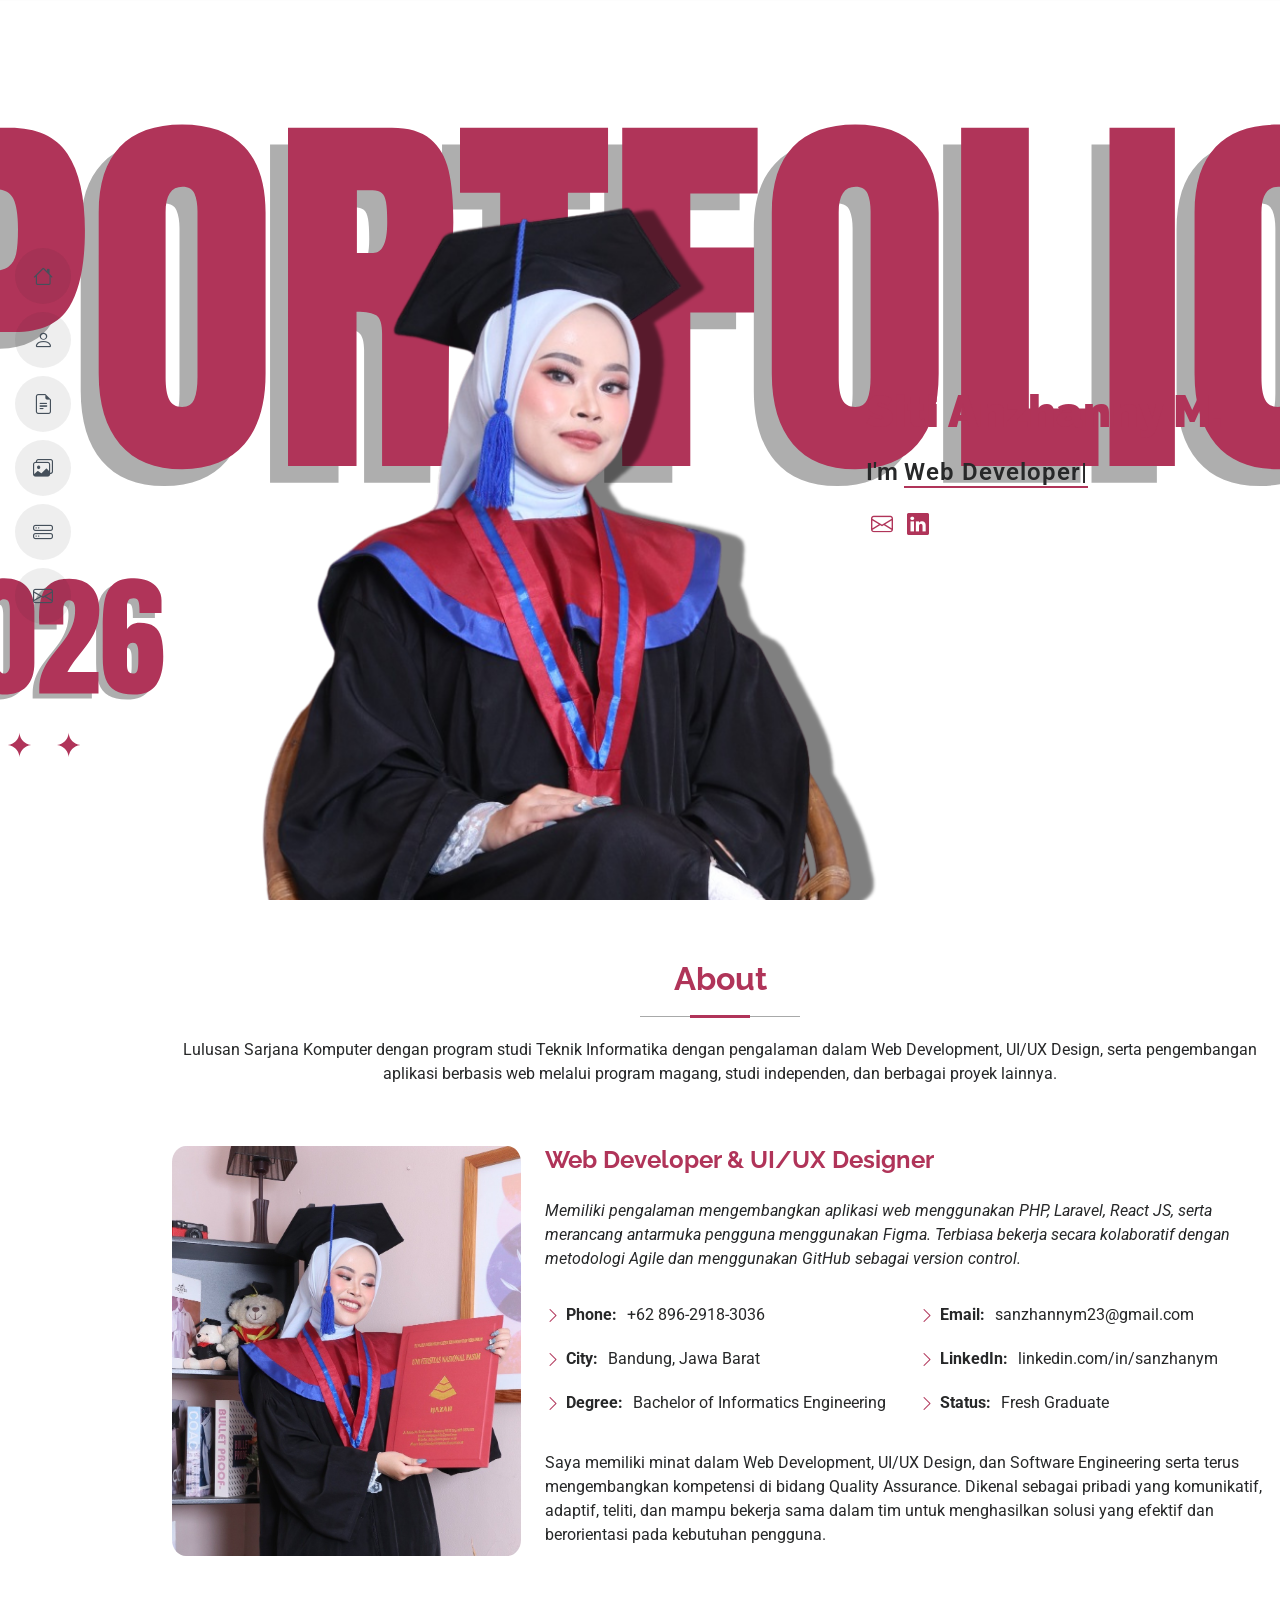
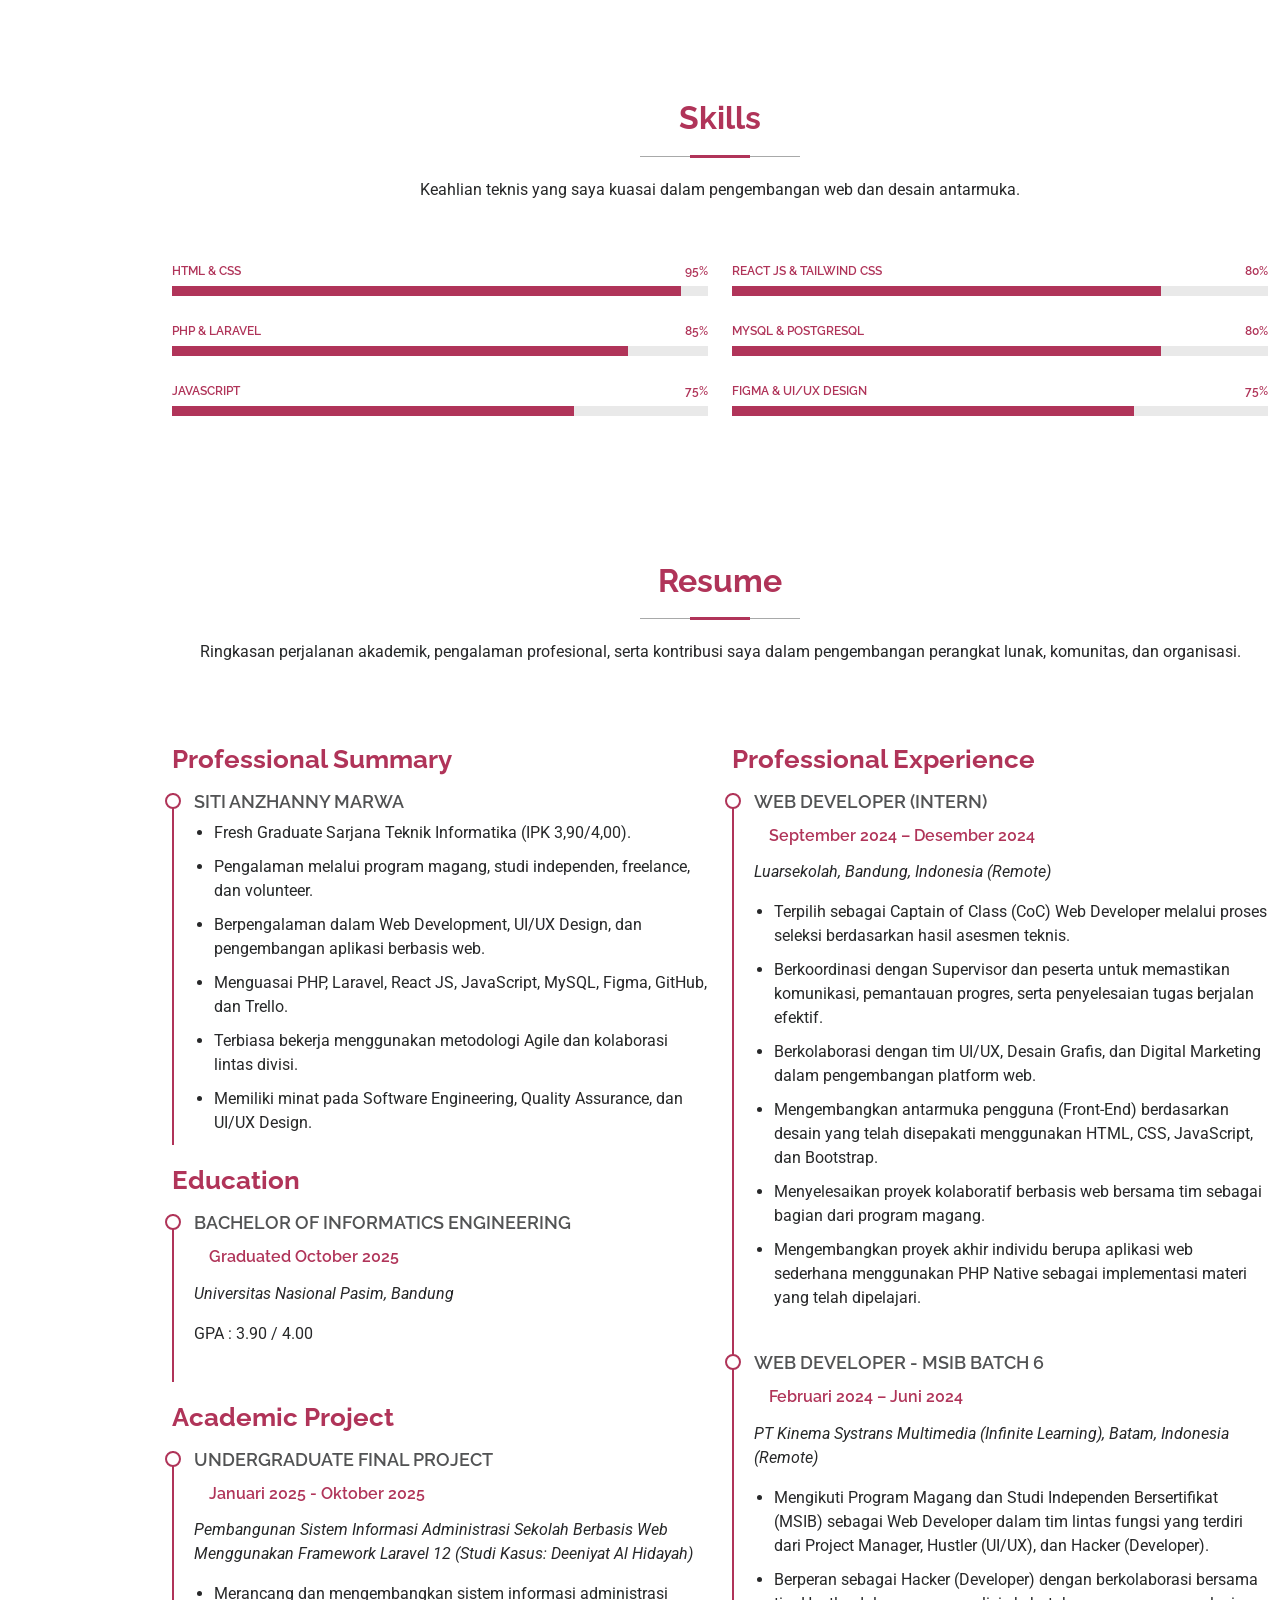
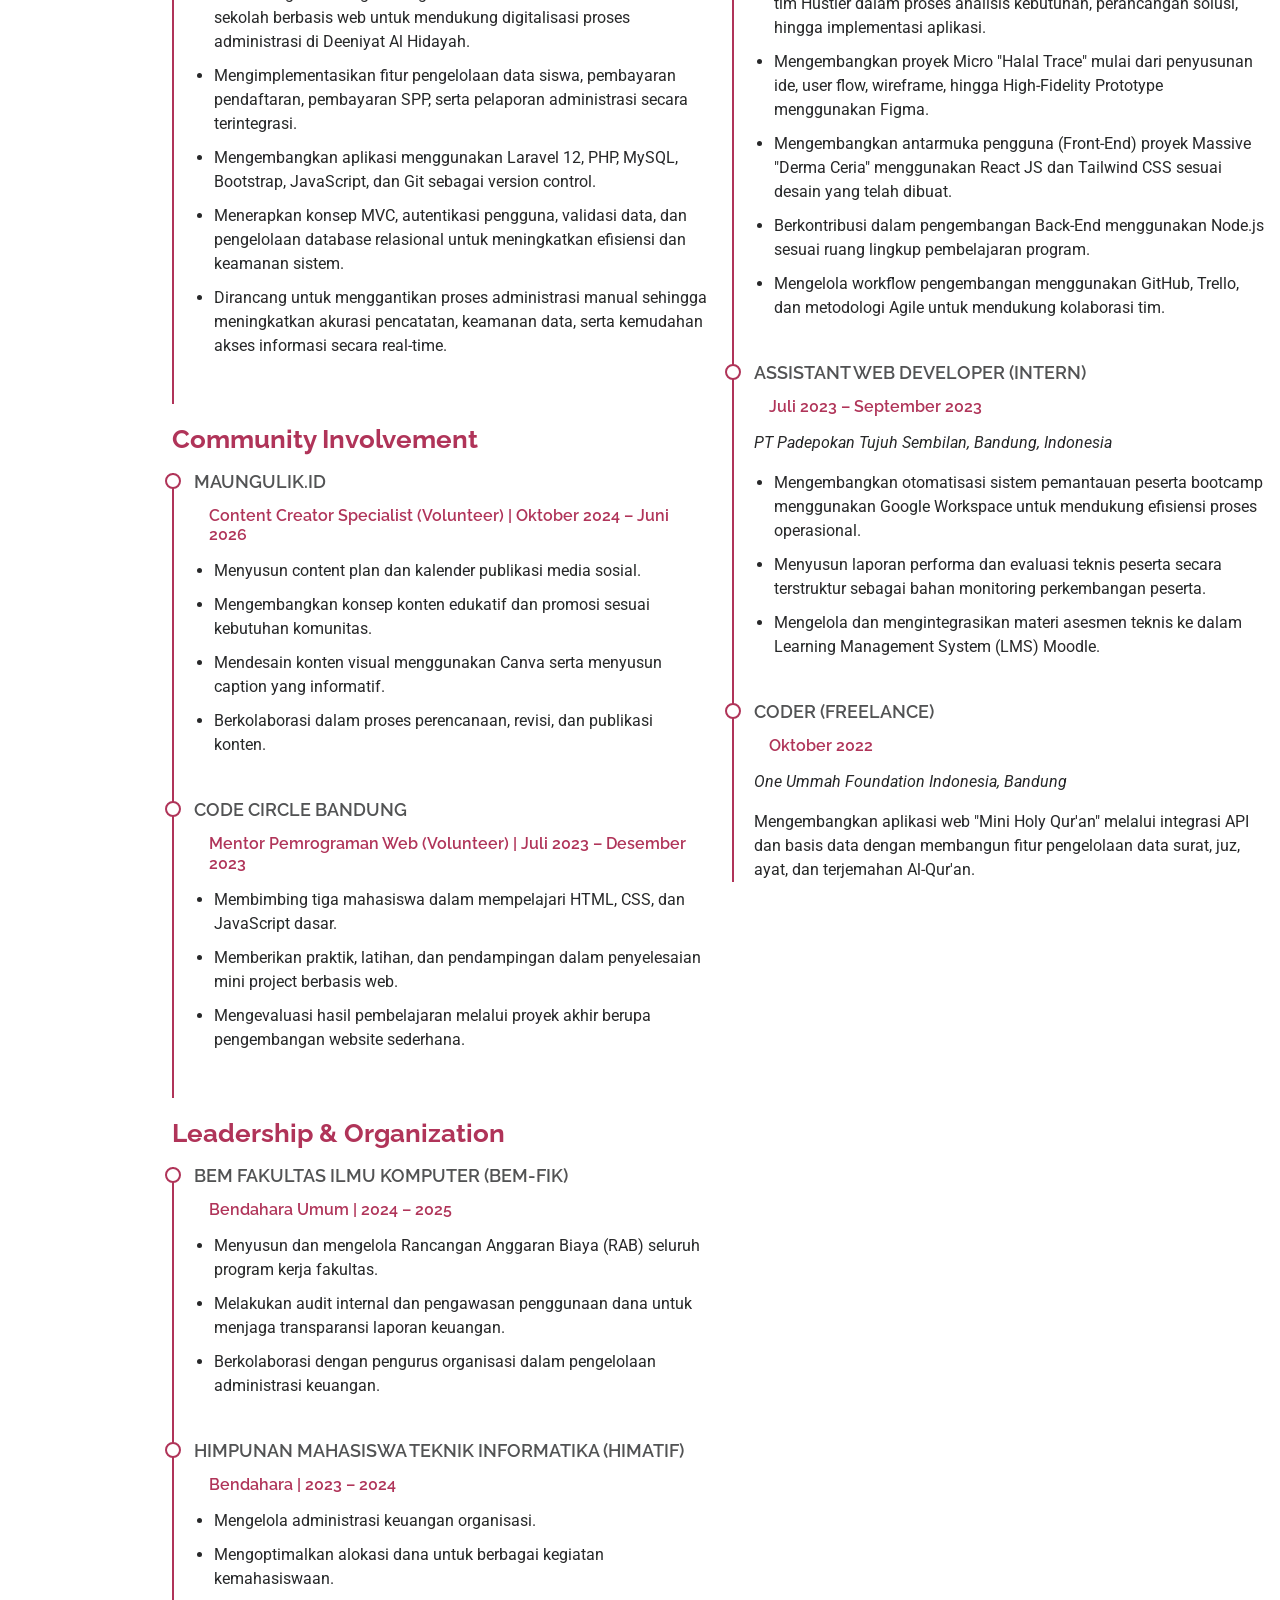
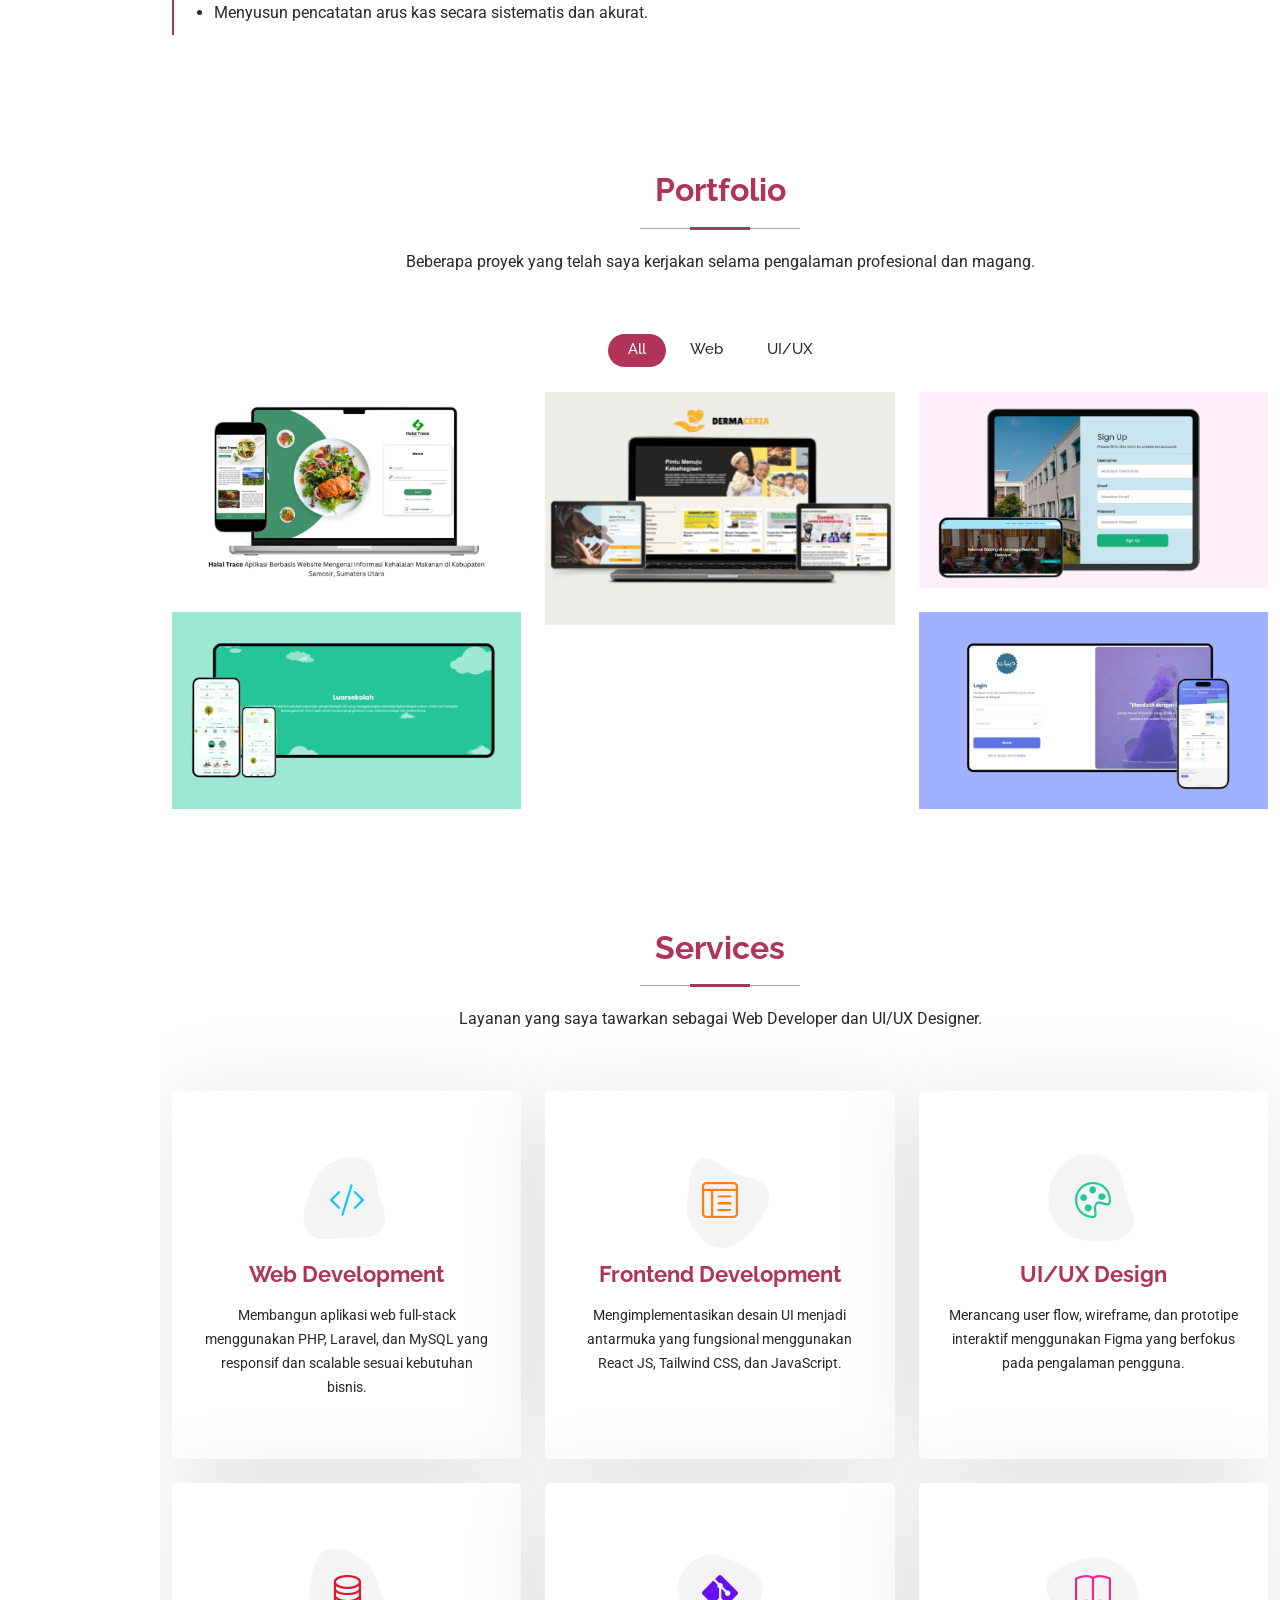
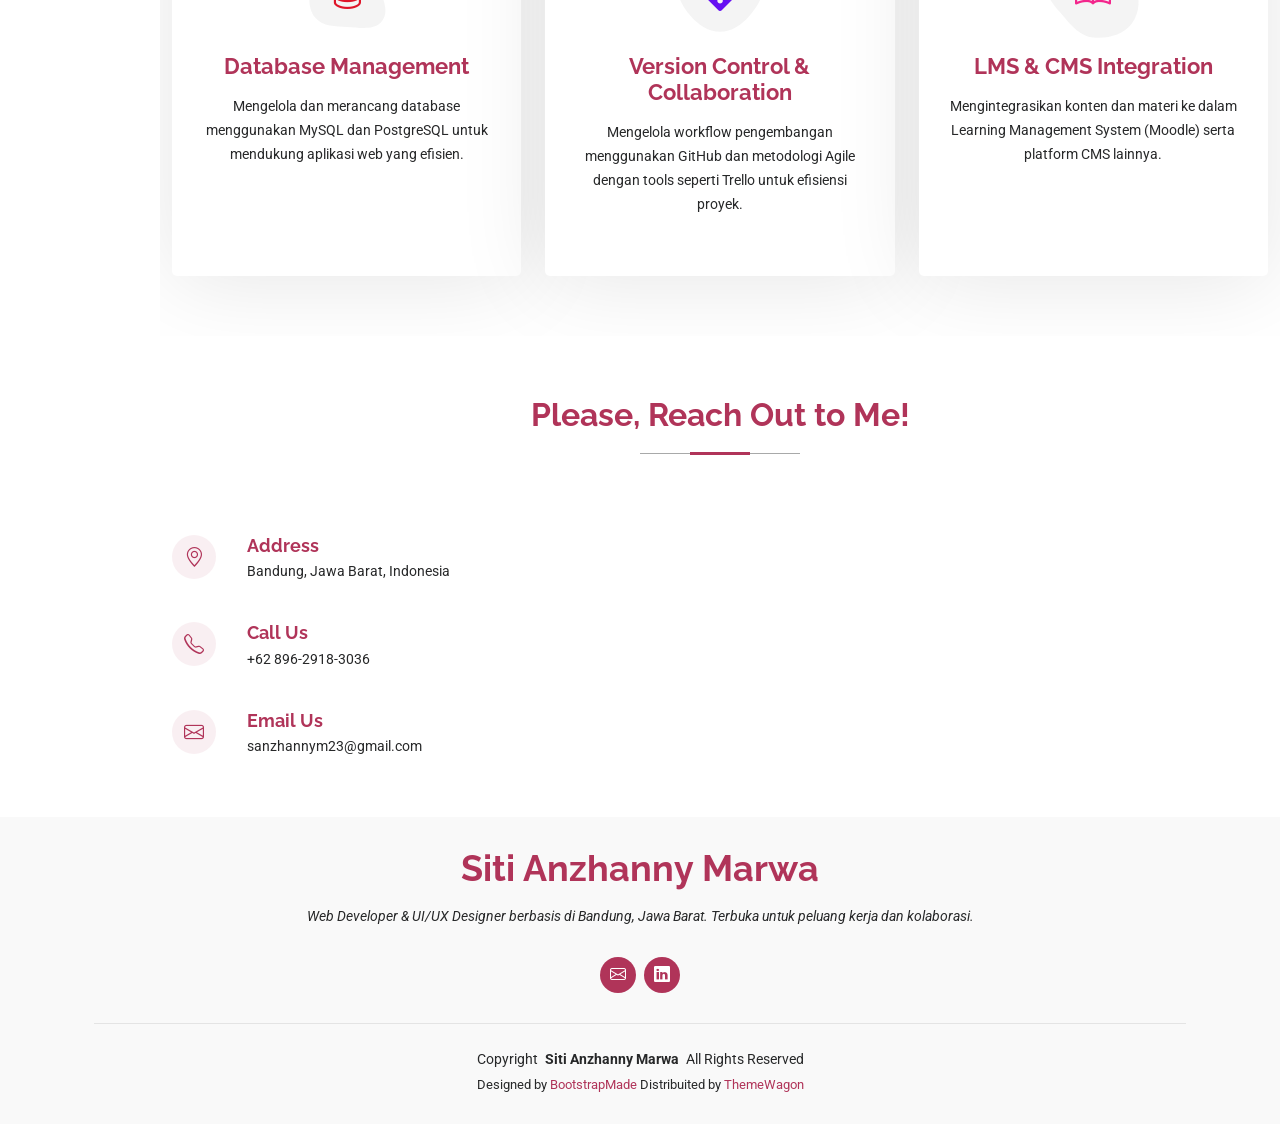
<file: index.html>
<!DOCTYPE html>
<html lang="en">

<head>
  <meta charset="utf-8">
  <meta content="width=device-width, initial-scale=1.0" name="viewport">
  <title>Siti Anzhanny Marwa - Web Developer</title>
  <meta content="Portfolio dan Resume Siti Anzhanny Marwa, Web Developer berbasis di Bandung" name="description">
  <meta content="web developer, laravel, react, php, bandung" name="keywords">

  <!-- Favicons -->
  <link href="assets/img/favicon.png" rel="icon">
  <link href="assets/img/apple-touch-icon.png" rel="apple-touch-icon">

  <!-- Fonts -->
  <link href="https://fonts.googleapis.com" rel="preconnect">
  <link href="https://fonts.gstatic.com" rel="preconnect" crossorigin>
  <link href="https://fonts.googleapis.com/css2?family=Roboto:ital,wght@0,100;0,300;0,400;0,500;0,700;0,900;1,100;1,300;1,400;1,500;1,700;1,900&family=Poppins:ital,wght@0,100;0,200;0,300;0,400;0,500;0,600;0,700;0,800;0,900;1,100;1,200;1,300;1,400;1,500;1,600;1,700;1,800;1,900&family=Raleway:ital,wght@0,100;0,200;0,300;0,400;0,500;0,600;0,700;0,800;0,900;1,100;1,200;1,300;1,400;1,500;1,600;1,700;1,800;1,900&display=swap" rel="stylesheet">

  <!-- Vendor CSS Files -->
  <link href="assets/vendor/bootstrap/css/bootstrap.min.css" rel="stylesheet">
  <link href="assets/vendor/bootstrap-icons/bootstrap-icons.css" rel="stylesheet">
  <link href="assets/vendor/aos/aos.css" rel="stylesheet">
  <link href="assets/vendor/glightbox/css/glightbox.min.css" rel="stylesheet">
  <link href="assets/vendor/swiper/swiper-bundle.min.css" rel="stylesheet">

  <!-- Main CSS File -->
  <link href="assets/css/main.css" rel="stylesheet">

  <!-- =======================================================
  * Template Name: MyResume
  * Template URL: https://bootstrapmade.com/free-html-bootstrap-template-my-resume/
  * Updated: Jun 29 2024 with Bootstrap v5.3.3
  * Author: BootstrapMade.com
  * License: https://bootstrapmade.com/license/
  ======================================================== -->
</head>

<body class="index-page">

  <header id="header" class="header d-flex flex-column justify-content-center">

    <i class="header-toggle d-xl-none bi bi-list"></i>

    <nav id="navmenu" class="navmenu">
      <ul>
        <li><a href="index.html" class="active"><i class="bi bi-house navicon"></i><span>Home</span></a></li>
        <li><a href="#about"><i class="bi bi-person navicon"></i><span>About</span></a></li>
        <li><a href="#resume"><i class="bi bi-file-earmark-text navicon"></i><span>Resume</span></a></li>
        <li><a href="#portfolio"><i class="bi bi-images navicon"></i><span>Portfolio</span></a></li>
        <li><a href="#services"><i class="bi bi-hdd-stack navicon"></i><span>Services</span></a></li>
        <li><a href="#contact"><i class="bi bi-envelope navicon"></i><span>Contact</span></a></li>
      </ul>
    </nav>

  </header>

  <main class="main">

    <!-- Hero Section -->
    <section id="hero" class="hero section light-background">

      <img src="assets/img/hero1.svg" alt="">

      <div class="container" data-aos="zoom-out">
<div class="row justify-content-end">
    <div class="col-lg-5">
            <h2>Siti Anzhanny M.</h2>
            <p>I'm <span class="typed" data-typed-items="Web Developer, Frontend Developer, UI/UX Designer">Web Developer</span><span class="typed-cursor typed-cursor--blink" aria-hidden="true"></span></p>
            <div class="social-links">
              <a href="mailto:sanzhannym23@gmail.com"><i class="bi bi-envelope"></i></a>
              <a href="https://linkedin.com/in/sanzhanym" target="_blank"><i class="bi bi-linkedin"></i></a>
            </div>
          </div>
        </div>
      </div>

    </section>
    <!-- /Hero Section -->

    <!-- About Section -->
    <section id="about" class="about section">

  <!-- Section Title -->
  <div class="container section-title" data-aos="fade-up">
    <h2>About</h2>
    <p>
      Lulusan Sarjana Komputer dengan program studi Teknik Informatika dengan pengalaman dalam Web Development, UI/UX Design, serta pengembangan aplikasi berbasis web melalui program magang, studi independen, dan berbagai proyek lainnya.
    </p>
  </div><!-- End Section Title -->

  <div class="container" data-aos="fade-up" data-aos-delay="100">

    <div class="row gy-4 justify-content-center">
      <div class="col-lg-4">
        <img src="assets/img/about-me.jpeg" class="img-fluid" alt="Siti Anzhanny Marwa" style="border-radius: 4%;"></img>
      </div>

      <div class="col-lg-8 content">
        <h2>Web Developer &amp; UI/UX Designer</h2>

        <p class="fst-italic py-3">
          Memiliki pengalaman mengembangkan aplikasi web menggunakan PHP, Laravel, React JS, serta merancang antarmuka pengguna menggunakan Figma. Terbiasa bekerja secara kolaboratif dengan metodologi Agile dan menggunakan GitHub sebagai version control.
        </p>

        <div class="row">
          <div class="col-lg-6">
            <ul>
              <li><i class="bi bi-chevron-right"></i> <strong>Phone:</strong> <span>+62 896-2918-3036</span></li>
              <li><i class="bi bi-chevron-right"></i> <strong>City:</strong> <span>Bandung, Jawa Barat</span></li>
              <li><i class="bi bi-chevron-right"></i> <strong>Degree:</strong> <span>Bachelor of Informatics Engineering</span></li>
            </ul>
          </div>

          <div class="col-lg-6">
            <ul>
              <li><i class="bi bi-chevron-right"></i> <strong>Email:</strong> <span>sanzhannym23@gmail.com</span></li>
              <li><i class="bi bi-chevron-right"></i> <strong>LinkedIn:</strong> <span>linkedin.com/in/sanzhanym</span></li>
              <li><i class="bi bi-chevron-right"></i> <strong>Status:</strong> <span>Fresh Graduate</span></li>
            </ul>
          </div>
        </div>

        <p class="py-3">
          Saya memiliki minat dalam Web Development, UI/UX Design, dan Software Engineering serta terus mengembangkan kompetensi di bidang Quality Assurance. Dikenal sebagai pribadi yang komunikatif, adaptif, teliti, dan mampu bekerja sama dalam tim untuk menghasilkan solusi yang efektif dan berorientasi pada kebutuhan pengguna.
        </p>

      </div>
    </div>

  </div>

</section>
    <!-- /About Section -->

    <!-- Skills Section -->
    <section id="skills" class="skills section">

      <!-- Section Title -->
      <div class="container section-title" data-aos="fade-up">
        <h2>Skills</h2>
        <p>Keahlian teknis yang saya kuasai dalam pengembangan web dan desain antarmuka.</p>
      </div><!-- End Section Title -->

      <div class="container" data-aos="fade-up" data-aos-delay="100">

        <div class="row skills-content skills-animation">

          <div class="col-lg-6">

            <div class="progress">
              <span class="skill"><span>HTML & CSS</span> <i class="val">95%</i></span>
              <div class="progress-bar-wrap">
                <div class="progress-bar" role="progressbar" aria-valuenow="95" aria-valuemin="0" aria-valuemax="100"></div>
              </div>
            </div><!-- End Skills Item -->

            <div class="progress">
              <span class="skill"><span>PHP & Laravel</span> <i class="val">85%</i></span>
              <div class="progress-bar-wrap">
                <div class="progress-bar" role="progressbar" aria-valuenow="85" aria-valuemin="0" aria-valuemax="100"></div>
              </div>
            </div><!-- End Skills Item -->

            <div class="progress">
              <span class="skill"><span>JavaScript</span> <i class="val">75%</i></span>
              <div class="progress-bar-wrap">
                <div class="progress-bar" role="progressbar" aria-valuenow="75" aria-valuemin="0" aria-valuemax="100"></div>
              </div>
            </div><!-- End Skills Item -->

          </div>

          <div class="col-lg-6">

            <div class="progress">
              <span class="skill"><span>React JS & Tailwind CSS</span> <i class="val">80%</i></span>
              <div class="progress-bar-wrap">
                <div class="progress-bar" role="progressbar" aria-valuenow="80" aria-valuemin="0" aria-valuemax="100"></div>
              </div>
            </div><!-- End Skills Item -->

            <div class="progress">
              <span class="skill"><span>MySQL & PostgreSQL</span> <i class="val">80%</i></span>
              <div class="progress-bar-wrap">
                <div class="progress-bar" role="progressbar" aria-valuenow="80" aria-valuemin="0" aria-valuemax="100"></div>
              </div>
            </div><!-- End Skills Item -->

            <div class="progress">
              <span class="skill"><span>Figma & UI/UX Design</span> <i class="val">75%</i></span>
              <div class="progress-bar-wrap">
                <div class="progress-bar" role="progressbar" aria-valuenow="75" aria-valuemin="0" aria-valuemax="100"></div>
              </div>
            </div><!-- End Skills Item -->

          </div>

        </div>

      </div>

    </section><!-- /Skills Section -->

   <!-- Resume Section -->
<section id="resume" class="resume section">

  <!-- Section Title -->
  <div class="container section-title" data-aos="fade-up">
    <h2>Resume</h2>
    <p>Ringkasan perjalanan akademik, pengalaman profesional, serta kontribusi saya dalam pengembangan perangkat lunak, komunitas, dan organisasi.</p>
  </div>

  <div class="container">

    <div class="row">

      <!-- LEFT -->
      <div class="col-lg-6" data-aos="fade-up" data-aos-delay="100">

        <h3 class="resume-title">Professional Summary</h3>

        <div class="resume-item pb-0">
          <h4>Siti Anzhanny Marwa</h4>

          <ul>
            <li>Fresh Graduate Sarjana Teknik Informatika (IPK 3,90/4,00).</li>
            <li>Pengalaman melalui program magang, studi independen, freelance, dan volunteer.</li>
            <li>Berpengalaman dalam Web Development, UI/UX Design, dan pengembangan aplikasi berbasis web.</li>
            <li>Menguasai PHP, Laravel, React JS, JavaScript, MySQL, Figma, GitHub, dan Trello.</li>
            <li>Terbiasa bekerja menggunakan metodologi Agile dan kolaborasi lintas divisi.</li>
            <li>Memiliki minat pada Software Engineering, Quality Assurance, dan UI/UX Design.</li>
          </ul>
        </div>

        <h3 class="resume-title">Education</h3>

        <div class="resume-item">
          <h4>Bachelor of Informatics Engineering</h4>
          <h5>Graduated October 2025</h5>
          <p><em>Universitas Nasional Pasim, Bandung</em></p>
          <p>GPA : 3.90 / 4.00</p>
        </div>

<h3 class="resume-title">Academic Project</h3>

<div class="resume-item">
  <h4>Undergraduate Final Project</h4>
  <h5> Januari 2025 - Oktober 2025</h5>

  <p>
    <em>
      Pembangunan Sistem Informasi Administrasi Sekolah Berbasis Web
      Menggunakan Framework Laravel 12
      (Studi Kasus: Deeniyat Al Hidayah)
    </em>
  </p>

  <ul>
    <li>Merancang dan mengembangkan sistem informasi administrasi sekolah berbasis web untuk mendukung digitalisasi proses administrasi di Deeniyat Al Hidayah.</li>

    <li>Mengimplementasikan fitur pengelolaan data siswa, pembayaran pendaftaran, pembayaran SPP, serta pelaporan administrasi secara terintegrasi.</li>

    <li>Mengembangkan aplikasi menggunakan Laravel 12, PHP, MySQL, Bootstrap, JavaScript, dan Git sebagai version control.</li>

    <li>Menerapkan konsep MVC, autentikasi pengguna, validasi data, dan pengelolaan database relasional untuk meningkatkan efisiensi dan keamanan sistem.</li>

    <li>Dirancang untuk menggantikan proses administrasi manual sehingga meningkatkan akurasi pencatatan, keamanan data, serta kemudahan akses informasi secara real-time.</li>
  </ul>
</div>

        <h3 class="resume-title">Community Involvement</h3>

        <div class="resume-item">
          <h4>Maungulik.id</h4>
          <h5>Content Creator Specialist (Volunteer) | Oktober 2024 – Juni 2026</h5>

          <ul>
            <li>Menyusun content plan dan kalender publikasi media sosial.</li>
            <li>Mengembangkan konsep konten edukatif dan promosi sesuai kebutuhan komunitas.</li>
            <li>Mendesain konten visual menggunakan Canva serta menyusun caption yang informatif.</li>
            <li>Berkolaborasi dalam proses perencanaan, revisi, dan publikasi konten.</li>
          </ul>
        </div>

        <div class="resume-item">
          <h4>Code Circle Bandung</h4>
          <h5>Mentor Pemrograman Web (Volunteer) | Juli 2023 – Desember 2023</h5>

          <ul>
            <li>Membimbing tiga mahasiswa dalam mempelajari HTML, CSS, dan JavaScript dasar.</li>
            <li>Memberikan praktik, latihan, dan pendampingan dalam penyelesaian mini project berbasis web.</li>
            <li>Mengevaluasi hasil pembelajaran melalui proyek akhir berupa pengembangan website sederhana.</li>
          </ul>
        </div>

        <h3 class="resume-title">Leadership & Organization</h3>

        <div class="resume-item">
          <h4>BEM Fakultas Ilmu Komputer (BEM-FIK)</h4>
          <h5>Bendahara Umum | 2024 – 2025</h5>

          <ul>
            <li>Menyusun dan mengelola Rancangan Anggaran Biaya (RAB) seluruh program kerja fakultas.</li>
            <li>Melakukan audit internal dan pengawasan penggunaan dana untuk menjaga transparansi laporan keuangan.</li>
            <li>Berkolaborasi dengan pengurus organisasi dalam pengelolaan administrasi keuangan.</li>
          </ul>
        </div>

        <div class="resume-item">
          <h4>Himpunan Mahasiswa Teknik Informatika (HIMATIF)</h4>
          <h5>Bendahara | 2023 – 2024</h5>

          <ul>
            <li>Mengelola administrasi keuangan organisasi.</li>
            <li>Mengoptimalkan alokasi dana untuk berbagai kegiatan kemahasiswaan.</li>
            <li>Menyusun pencatatan arus kas secara sistematis dan akurat.</li>
          </ul>
        </div>

      </div>

      <!-- RIGHT -->
      <div class="col-lg-6" data-aos="fade-up" data-aos-delay="200">

        <h3 class="resume-title">Professional Experience</h3>

       <div class="resume-item">
  <h4>Web Developer (Intern)</h4>
  <h5>September 2024 – Desember 2024</h5>
  <p><em>Luarsekolah, Bandung, Indonesia (Remote)</em></p>

  <ul>
    <li>Terpilih sebagai Captain of Class (CoC) Web Developer melalui proses seleksi berdasarkan hasil asesmen teknis.</li>
    <li>Berkoordinasi dengan Supervisor dan peserta untuk memastikan komunikasi, pemantauan progres, serta penyelesaian tugas berjalan efektif.</li>
    <li>Berkolaborasi dengan tim UI/UX, Desain Grafis, dan Digital Marketing dalam pengembangan platform web.</li>
    <li>Mengembangkan antarmuka pengguna (Front-End) berdasarkan desain yang telah disepakati menggunakan HTML, CSS, JavaScript, dan Bootstrap.</li>
    <li>Menyelesaikan proyek kolaboratif berbasis web bersama tim sebagai bagian dari program magang.</li>
    <li>Mengembangkan proyek akhir individu berupa aplikasi web sederhana menggunakan PHP Native sebagai implementasi materi yang telah dipelajari.</li>
  </ul>
</div>

        <div class="resume-item">
  <h4>Web Developer - MSIB Batch 6</h4>
  <h5>Februari 2024 – Juni 2024</h5>
  <p><em>PT Kinema Systrans Multimedia (Infinite Learning), Batam, Indonesia (Remote)</em></p>

  <ul>
    <li>Mengikuti Program Magang dan Studi Independen Bersertifikat (MSIB) sebagai Web Developer dalam tim lintas fungsi yang terdiri dari Project Manager, Hustler (UI/UX), dan Hacker (Developer).</li>
    <li>Berperan sebagai Hacker (Developer) dengan berkolaborasi bersama tim Hustler dalam proses analisis kebutuhan, perancangan solusi, hingga implementasi aplikasi.</li>
    <li>Mengembangkan proyek Micro "Halal Trace" mulai dari penyusunan ide, user flow, wireframe, hingga High-Fidelity Prototype menggunakan Figma.</li>
    <li>Mengembangkan antarmuka pengguna (Front-End) proyek Massive "Derma Ceria" menggunakan React JS dan Tailwind CSS sesuai desain yang telah dibuat.</li>
    <li>Berkontribusi dalam pengembangan Back-End menggunakan Node.js sesuai ruang lingkup pembelajaran program.</li>
    <li>Mengelola workflow pengembangan menggunakan GitHub, Trello, dan metodologi Agile untuk mendukung kolaborasi tim.</li>
  </ul>
</div>

        <div class="resume-item">
  <h4>Assistant Web Developer (Intern)</h4>
  <h5>Juli 2023 – September 2023</h5>
  <p><em>PT Padepokan Tujuh Sembilan, Bandung, Indonesia</em></p>

  <ul>
    <li>Mengembangkan otomatisasi sistem pemantauan peserta bootcamp menggunakan Google Workspace untuk mendukung efisiensi proses operasional.</li>
    <li>Menyusun laporan performa dan evaluasi teknis peserta secara terstruktur sebagai bahan monitoring perkembangan peserta.</li>
    <li>Mengelola dan mengintegrasikan materi asesmen teknis ke dalam Learning Management System (LMS) Moodle.</li>
  </ul>
</div>

        <div class="resume-item">
          <h4>Coder (Freelance)</h4>
          <h5>Oktober 2022</h5>
          <p><em>One Ummah Foundation Indonesia, Bandung</em></p>

          <p>
            Mengembangkan aplikasi web "Mini Holy Qur'an" melalui integrasi API dan basis data dengan membangun fitur pengelolaan data surat, juz, ayat, dan terjemahan Al-Qur'an.
          </p>
        </div>

      </div>

    </div>

  </div>

</section>
<!-- /Resume Section -->

    <!-- Portfolio Section -->
    <section id="portfolio" class="portfolio section">

      <!-- Section Title -->
      <div class="container section-title" data-aos="fade-up">
        <h2>Portfolio</h2>
        <p>Beberapa proyek yang telah saya kerjakan selama pengalaman profesional dan magang.</p>
      </div><!-- End Section Title -->

      <div class="container">

        <div class="isotope-layout" data-default-filter="*" data-layout="masonry" data-sort="original-order">

          <ul class="portfolio-filters isotope-filters" data-aos="fade-up" data-aos-delay="100">
            <li data-filter="*" class="filter-active">All</li>
            <li data-filter=".filter-app">Web</li>
            <li data-filter=".filter-product">UI/UX</li>
          </ul><!-- End Portfolio Filters -->

          <div class="row gy-4 isotope-container" data-aos="fade-up" data-aos-delay="200">

            <div class="col-lg-4 col-md-6 portfolio-item isotope-item filter-product">
              <img src="assets/img/Halaltrace-Portofolio/halal-1.png" class="img-fluid" alt="">
              <div class="portfolio-info">
                <h4>Halal Trace</h4>
                <p>UI/UX Design - Figma</p>
                <a href="assets/img/Halaltrace-Portofolio/halal-1.png" title="Halal Trace" data-gallery="portfolio-gallery-product" class="glightbox preview-link"><i class="bi bi-zoom-in"></i></a>
                <a href="halaltrace-porto-details.html" title="More Details" class="details-link"><i class="bi bi-link-45deg"></i></a>
              </div>
            </div>

            <div class="col-lg-4 col-md-6 portfolio-item isotope-item filter-app">
              <img src="assets/img/Derma-Portofolio/porto-derma.png" class="img-fluid" alt="">
              <div class="portfolio-info">
                <h4>Derma Ceria</h4>
                <p>React JS & Tailwind CSS</p>
                <a href="assets/img/Derma-Portofolio/porto-derma.png" title="Derma Ceria" data-gallery="portfolio-gallery-app" class="glightbox preview-link"><i class="bi bi-zoom-in"></i></a>
                <a href="dermaceria-porto-details.html" title="Derma Ceria Details" class="details-link"><i class="bi bi-link-45deg"></i></a>
              </div>
            </div>

             

            <div class="col-lg-4 col-md-6 portfolio-item isotope-item filter-app">
              <img src="assets/img/Luarsekolah-Portofolio/luarsekolah-individu-1.png" class="img-fluid" alt="">
              <div class="portfolio-info">
                <h4>Project Individu Luarsekolah</h4>
                <p>PHP Native</p>
                <a href="assets/img/Luarsekolah-Portofolio/luarsekolah-individu-1.png" title="Mini Holy Qur'an" data-gallery="portfolio-gallery-branding" class="glightbox preview-link"><i class="bi bi-zoom-in"></i></a>
                <a href="luarsekolah-porto-individu-details.html" title="More Details" class="details-link"><i class="bi bi-link-45deg"></i></a>
              </div>
            </div>

            <div class="col-lg-4 col-md-6 portfolio-item isotope-item filter-app">
              <img src="assets/img/Luarsekolah-Portofolio/luar sekolah-1.png" class="img-fluid" alt="">
              <div class="portfolio-info">
                <h4>Project Collaborative Luarsekolah</h4>
                <p>Frontend Development</p>
                <a href="assets/img/Luarsekolah-Portofolio/luar sekolah-1.png" title="Platform Web Luarsekolah" data-gallery="portfolio-gallery-app" class="glightbox preview-link"><i class="bi bi-zoom-in"></i></a>
                <a href="luarsekolah-porto-collab-details.html" title="More Details" class="details-link"><i class="bi bi-link-45deg"></i></a>
              </div>
            </div>

            <div class="col-lg-4 col-md-6 portfolio-item isotope-item filter-app">
  <img src="assets/img/Deeniyat-Portofolio/deeniyat-1.png" class="img-fluid" alt="Deeniyat Al Hidayah Information System">

  <div class="portfolio-info">
    <h4>Deeniyat Al Hidayah Information System</h4>
    <p>Laravel 12 • School Administration System</p>

    <a href="assets/img/Deeniyat-Portofolio/deeniyat-1.png"
       title="Deeniyat Al Hidayah Information System"
       data-gallery="portfolio-gallery-product"
       class="glightbox preview-link">
       <i class="bi bi-zoom-in"></i>
    </a>

    <a href="deeniyat-porto-details.html"
       title="More Details"
       class="details-link">
       <i class="bi bi-link-45deg"></i>
    </a>
  </div>
</div>
            </div>

          </div><!-- End Portfolio Container -->

        </div>

      </div>

    </section><!-- /Portfolio Section -->

    <!-- Services Section -->
    <section id="services" class="services section">

      <!-- Section Title -->
      <div class="container section-title" data-aos="fade-up">
        <h2>Services</h2>
        <p>Layanan yang saya tawarkan sebagai Web Developer dan UI/UX Designer.</p>
      </div><!-- End Section Title -->

      <div class="container">

        <div class="row gy-4">

          <div class="col-lg-4 col-md-6" data-aos="fade-up" data-aos-delay="100">
            <div class="service-item item-cyan position-relative">
              <div class="icon">
                <svg width="100" height="100" viewBox="0 0 600 600" xmlns="http://www.w3.org/2000/svg">
                  <path stroke="none" stroke-width="0" fill="#f5f5f5" d="M300,521.0016835830174C376.1290562159157,517.8887921683347,466.0731472004068,529.7835943286574,510.70327084640275,468.03025145048787C554.3714126377745,407.6079735673963,508.03601936045806,328.9844924480964,491.2728898941984,256.3432110539036C474.5976632858925,184.082847569629,479.9380746630129,96.60480741107993,416.23090153303,58.64404602377083C348.86323505073057,18.502131276798302,261.93793281208167,40.57373210992963,193.5410806939664,78.93577620505333C130.42746243093433,114.334589627462,98.30271207620316,179.96522072025542,76.75703585869454,249.04625023123273C51.97151888228291,328.5150500222984,13.704378332031375,421.85034740162234,66.52175969318436,486.19268352777647C119.04800174914682,550.1803526380478,217.28368757567262,524.383925680826,300,521.0016835830174"></path>
                </svg>
                <i class="bi bi-code-slash"></i>
              </div>
              <a href="#" class="stretched-link">
                <h3>Web Development</h3>
              </a>
              <p>Membangun aplikasi web full-stack menggunakan PHP, Laravel, dan MySQL yang responsif dan scalable sesuai kebutuhan bisnis.</p>
            </div>
          </div><!-- End Service Item -->

          <div class="col-lg-4 col-md-6" data-aos="fade-up" data-aos-delay="200">
            <div class="service-item item-orange position-relative">
              <div class="icon">
                <svg width="100" height="100" viewBox="0 0 600 600" xmlns="http://www.w3.org/2000/svg">
                  <path stroke="none" stroke-width="0" fill="#f5f5f5" d="M300,582.0697525312426C382.5290701553225,586.8405444964366,449.9789794690241,525.3245884688669,502.5850820975895,461.55621195738473C556.606425686781,396.0723002908107,615.8543463187945,314.28637112970534,586.6730223649479,234.56875336149918C558.9533121215079,158.8439757836574,454.9685369536778,164.00468322053177,381.49747125262974,130.76875717737553C312.15926192815925,99.40240125094834,248.97055460311594,18.661163978235184,179.8680185752513,50.54337015887873C110.5421016452524,82.52863877960104,119.82277516462835,180.83849132639028,109.12597500060166,256.43424936330496C100.08760227029461,320.3096726198365,92.17705696193138,384.0621239912766,124.79988738764834,439.7174275375508C164.83382741302287,508.01625554203684,220.96474134820875,577.5009287672846,300,582.0697525312426"></path>
                </svg>
                <i class="bi bi-layout-text-window-reverse"></i>
              </div>
              <a href="#" class="stretched-link">
                <h3>Frontend Development</h3>
              </a>
              <p>Mengimplementasikan desain UI menjadi antarmuka yang fungsional menggunakan React JS, Tailwind CSS, dan JavaScript.</p>
            </div>
          </div><!-- End Service Item -->

          <div class="col-lg-4 col-md-6" data-aos="fade-up" data-aos-delay="300">
            <div class="service-item item-teal position-relative">
              <div class="icon">
                <svg width="100" height="100" viewBox="0 0 600 600" xmlns="http://www.w3.org/2000/svg">
                  <path stroke="none" stroke-width="0" fill="#f5f5f5" d="M300,541.5067337569781C382.14930387511276,545.0595476570109,479.8736841581634,548.3450877840088,526.4010558755058,480.5488172755941C571.5218469581645,414.80211281144784,517.5187510058486,332.0715597781072,496.52539010469104,255.14436215662573C477.37192572678356,184.95920475031193,473.57363656557914,105.61284051026155,413.0603344069578,65.22779650032875C343.27470386102294,18.654635553484475,251.2091493199835,5.337323636656869,175.0934190732945,40.62881213300186C97.87086631185822,76.43348514350839,51.98124368387456,156.15599469081315,36.44837278890362,239.84606092416172C21.716077023791087,319.22268207091537,43.775223500013084,401.1760424656574,96.891909868211,461.97329694683043C147.22146801428983,519.5804099606455,223.5754009179313,538.201503339737,300,541.5067337569781"></path>
                </svg>
                <i class="bi bi-palette"></i>
              </div>
              <a href="#" class="stretched-link">
                <h3>UI/UX Design</h3>
              </a>
              <p>Merancang user flow, wireframe, dan prototipe interaktif menggunakan Figma yang berfokus pada pengalaman pengguna.</p>
            </div>
          </div><!-- End Service Item -->

          <div class="col-lg-4 col-md-6" data-aos="fade-up" data-aos-delay="400">
            <div class="service-item item-red position-relative">
              <div class="icon">
                <svg width="100" height="100" viewBox="0 0 600 600" xmlns="http://www.w3.org/2000/svg">
                  <path stroke="none" stroke-width="0" fill="#f5f5f5" d="M300,503.46388370962813C374.79870501325706,506.71871716319447,464.8034551963731,527.1746412648533,510.4981551193396,467.86667711651364C555.9287308511215,408.9015244558933,512.6030010748507,327.5744911775523,490.211057578863,256.5855673507754C471.097692560561,195.9906835881958,447.69079081568157,138.11976852964426,395.19560036434837,102.3242989838813C329.3053358748298,57.3949838291264,248.02791733380457,8.279543830951368,175.87071277845988,42.242879143198664C103.41431057327972,76.34704239035025,93.79494320519305,170.9812938413882,81.28167332365135,250.07896920659033C70.17666984294237,320.27484674793965,64.84698225790005,396.69656628748305,111.28512138212992,450.4950937839243C156.20124167950087,502.5303643271138,231.32542653798444,500.4755392045468,300,503.46388370962813"></path>
                </svg>
                <i class="bi bi-database"></i>
              </div>
              <a href="#" class="stretched-link">
                <h3>Database Management</h3>
              </a>
              <p>Mengelola dan merancang database menggunakan MySQL dan PostgreSQL untuk mendukung aplikasi web yang efisien.</p>
              <a href="#" class="stretched-link"></a>
            </div>
          </div><!-- End Service Item -->

          <div class="col-lg-4 col-md-6" data-aos="fade-up" data-aos-delay="500">
            <div class="service-item item-indigo position-relative">
              <div class="icon">
                <svg width="100" height="100" viewBox="0 0 600 600" xmlns="http://www.w3.org/2000/svg">
                  <path stroke="none" stroke-width="0" fill="#f5f5f5" d="M300,532.3542879108572C369.38199826031484,532.3153073249985,429.10787420159085,491.63046689027357,474.5244479745417,439.17860296908856C522.8885846962883,383.3225815378663,569.1668002868075,314.3205725914397,550.7432151929288,242.7694973846089C532.6665558377875,172.5657663291529,456.2379748765914,142.6223662098291,390.3689995646985,112.34683881706744C326.66090330228417,83.06452184765237,258.84405631176094,53.51806209861945,193.32584062364296,78.48882559362697C121.61183558270385,105.82097193414197,62.805066853699245,167.19869350419734,48.57481801355237,242.6138429142374C34.843463184063346,315.3850353017275,76.69343916112496,383.4422959591041,125.22947124332185,439.3748458443577C170.7312796277747,491.8107796887764,230.57421082200815,532.3932930995766,300,532.3542879108572"></path>
                </svg>
                <i class="bi bi-git icon"></i>
              </div>
              <a href="#" class="stretched-link">
                <h3>Version Control & Collaboration</h3>
              </a>
              <p>Mengelola workflow pengembangan menggunakan GitHub dan metodologi Agile dengan tools seperti Trello untuk efisiensi proyek.</p>
              <a href="#" class="stretched-link"></a>
            </div>
          </div><!-- End Service Item -->

          <div class="col-lg-4 col-md-6" data-aos="fade-up" data-aos-delay="600">
            <div class="service-item item-pink position-relative">
              <div class="icon">
                <svg width="100" height="100" viewBox="0 0 600 600" xmlns="http://www.w3.org/2000/svg">
                  <path stroke="none" stroke-width="0" fill="#f5f5f5" d="M300,566.797414625762C385.7384707136149,576.1784315230908,478.7894351017131,552.8928747891023,531.9192734346935,484.94944893311C584.6109503024035,417.5663521118492,582.489472248146,322.67544863468447,553.9536738515405,242.03673114598146C529.1557734026468,171.96086150256528,465.24506316201064,127.66468636344209,395.9583748389544,100.7403814666027C334.2173773831606,76.7482773500951,269.4350130405921,84.62216499799875,207.1952322260088,107.2889140133804C132.92018162631612,134.33871894543012,41.79353780512637,160.00259165414826,22.644507872594943,236.69541883565114C3.319112789854554,314.0945973066697,72.72355303640163,379.243833228382,124.04198916343866,440.3218312028393C172.9286146004772,498.5055451809895,224.45579914871206,558.5317968840102,300,566.797414625762"></path>
                </svg>
                <i class="bi bi-book"></i>
              </div>
              <a href="#" class="stretched-link">
                <h3>LMS & CMS Integration</h3>
              </a>
              <p>Mengintegrasikan konten dan materi ke dalam Learning Management System (Moodle) serta platform CMS lainnya.</p>
              <a href="#" class="stretched-link"></a>
            </div>
          </div><!-- End Service Item -->

        </div>

      </div>

    </section><!-- /Services Section -->


    <!-- Contact Section -->
    <section id="contact" class="contact section">

      <!-- Section Title -->
      <div class="container section-title" data-aos="fade-up">
        <h2>Please, Reach Out to Me!</h2>
      </div><!-- End Section Title -->

      <div class="container" data-aos="fade" data-aos-delay="100">

    <div class="row gy-4">

        <div class="col-lg-4">

            <!-- Address -->
            <div class="info-item d-flex mb-4" data-aos="fade-up" data-aos-delay="200">
                <i class="bi bi-geo-alt flex-shrink-0"></i>
                <div class="ms-3">
                    <h3>Address</h3>
                    <p>Bandung, Jawa Barat, Indonesia</p>
                </div>
            </div>

            <!-- Phone -->
            <div class="info-item d-flex mb-4" data-aos="fade-up" data-aos-delay="300">
                <i class="bi bi-telephone flex-shrink-0"></i>
                <div class="ms-3">
                    <h3>Call Us</h3>
                    <p>+62 896-2918-3036</p>
                </div>
            </div>

            <!-- Email -->
            <div class="info-item d-flex" data-aos="fade-up" data-aos-delay="400">
                <i class="bi bi-envelope flex-shrink-0"></i>
                <div class="ms-3">
                    <h3>Email Us</h3>
                    <p>sanzhannym23@gmail.com</p>
                </div>
            </div>

        </div>

    </div>

</div>

    </section><!-- /Contact Section -->

  </main>

  <footer id="footer" class="footer position-relative light-background">
    <div class="container">
      <h3 class="sitename">Siti Anzhanny Marwa</h3>
      <p>Web Developer & UI/UX Designer berbasis di Bandung, Jawa Barat. Terbuka untuk peluang kerja dan kolaborasi.</p>
      <div class="social-links d-flex justify-content-center">
        <a href="mailto:sanzhannym23@gmail.com"><i class="bi bi-envelope"></i></a>
        <a href="https://linkedin.com/in/sanzhanym" target="_blank"><i class="bi bi-linkedin"></i></a>
      </div>
      <div class="container">
        <div class="copyright">
          <span>Copyright</span> <strong class="px-1 sitename">Siti Anzhanny Marwa</strong> <span>All Rights Reserved</span>
        </div>
        <div class="credits">
          <!-- All the links in the footer should remain intact. -->
          <!-- You can delete the links only if you've purchased the pro version. -->
          <!-- Licensing information: https://bootstrapmade.com/license/ -->
          <!-- Purchase the pro version with working PHP/AJAX contact form: [buy-url] -->
          Designed by <a href="https://bootstrapmade.com/">BootstrapMade</a> Distribuited by <a href="https://themewagon.com">ThemeWagon</a>
        </div>
      </div>
    </div>
  </footer>

  <!-- Scroll Top -->
  <a href="#" id="scroll-top" class="scroll-top d-flex align-items-center justify-content-center"><i class="bi bi-arrow-up-short"></i></a>

  <!-- Preloader -->
  <div id="preloader"></div>

  <!-- Vendor JS Files -->
  <script src="assets/vendor/bootstrap/js/bootstrap.bundle.min.js"></script>
  <script src="assets/vendor/php-email-form/validate.js"></script>
  <script src="assets/vendor/aos/aos.js"></script>
  <script src="assets/vendor/typed.js/typed.umd.js"></script>
  <script src="assets/vendor/purecounter/purecounter_vanilla.js"></script>
  <script src="assets/vendor/waypoints/noframework.waypoints.js"></script>
  <script src="assets/vendor/glightbox/js/glightbox.min.js"></script>
  <script src="assets/vendor/imagesloaded/imagesloaded.pkgd.min.js"></script>
  <script src="assets/vendor/isotope-layout/isotope.pkgd.min.js"></script>
  <script src="assets/vendor/swiper/swiper-bundle.min.js"></script>

  <!-- Main JS File -->
  <script src="assets/js/main.js"></script>

</body>

</html>
</file>
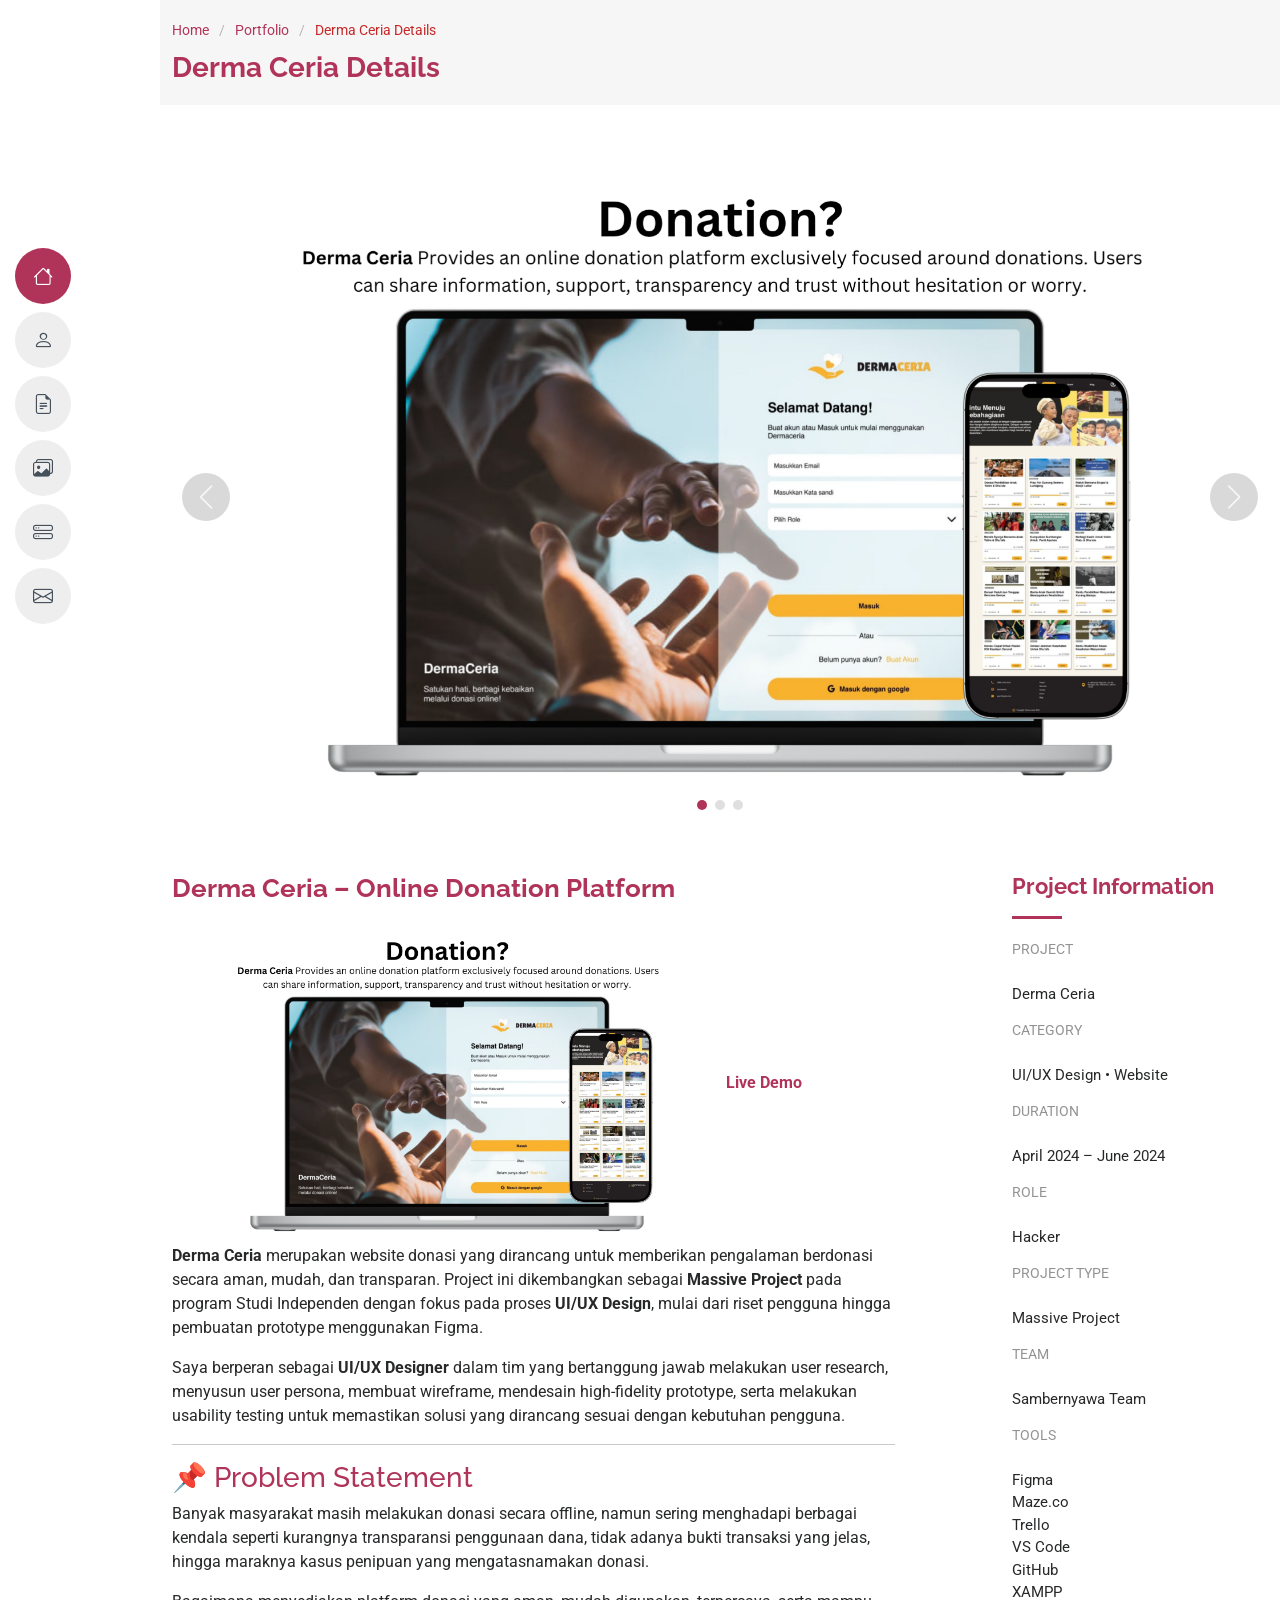
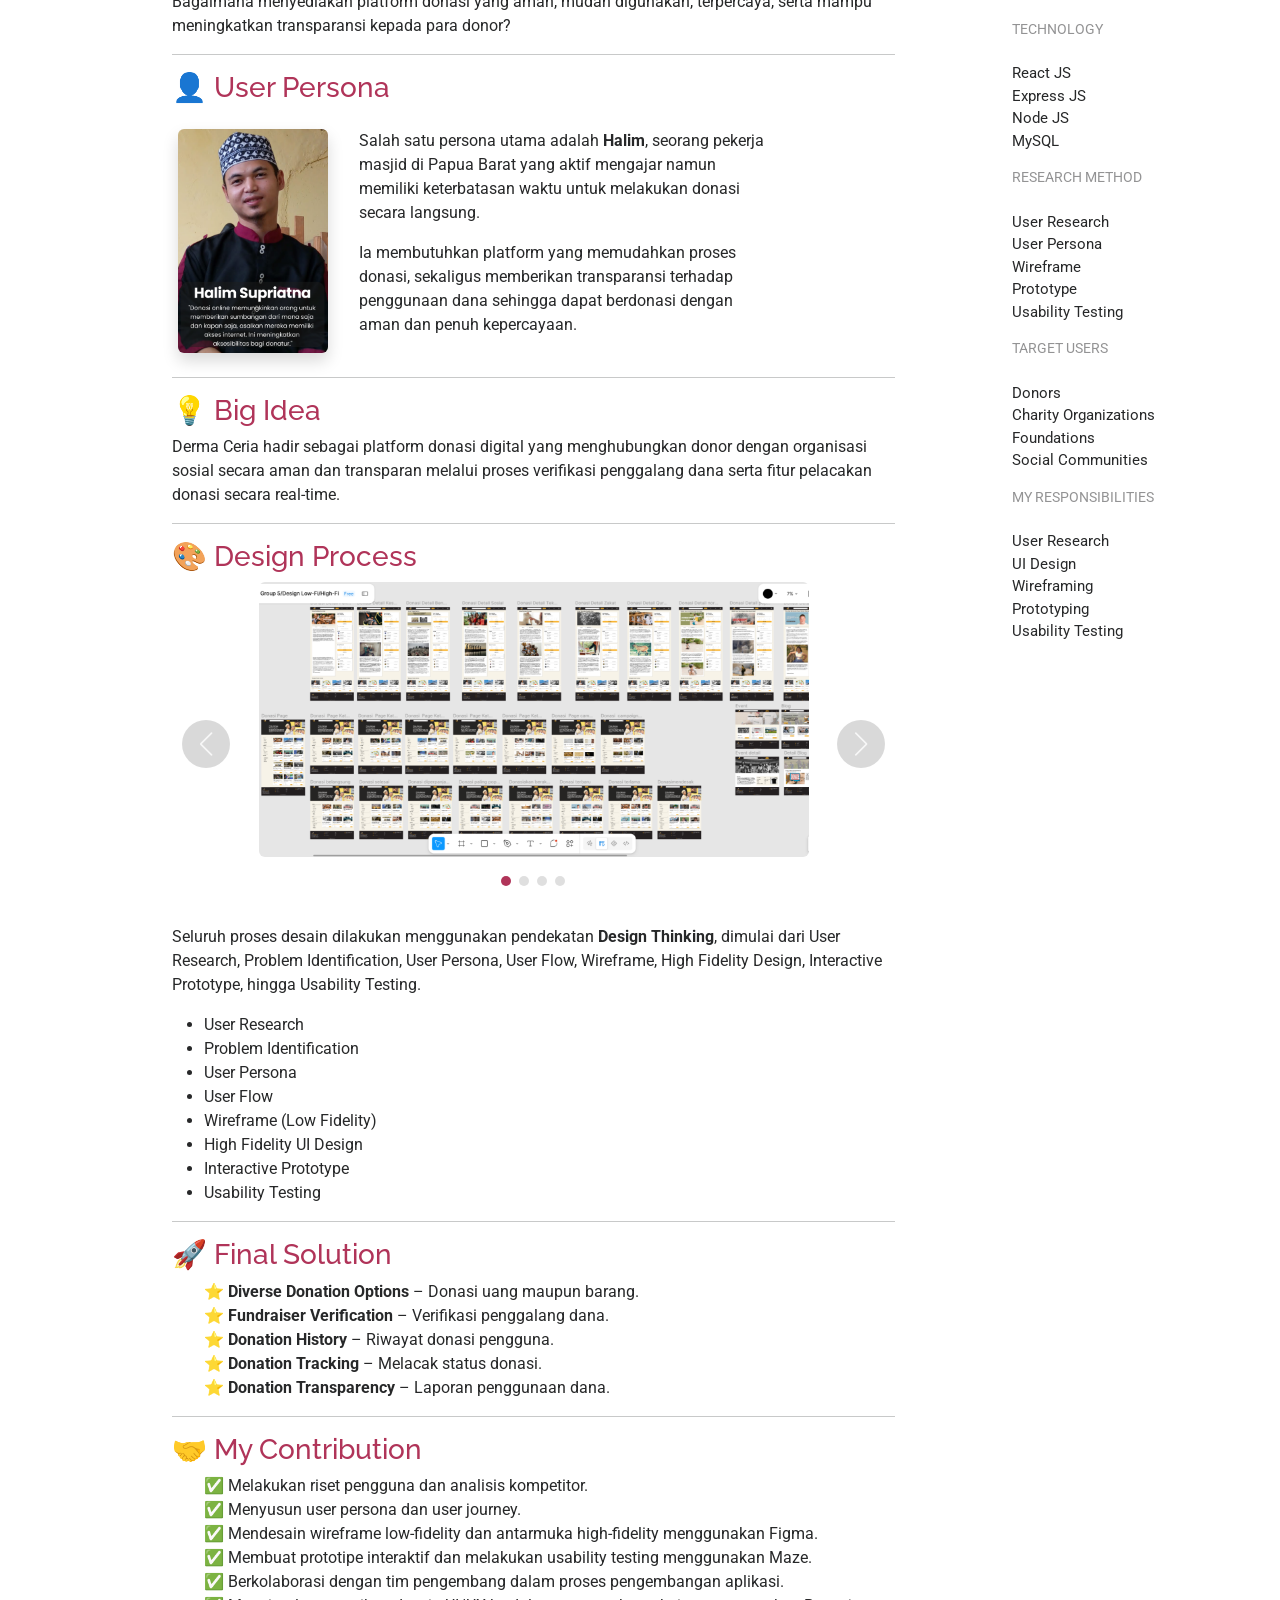
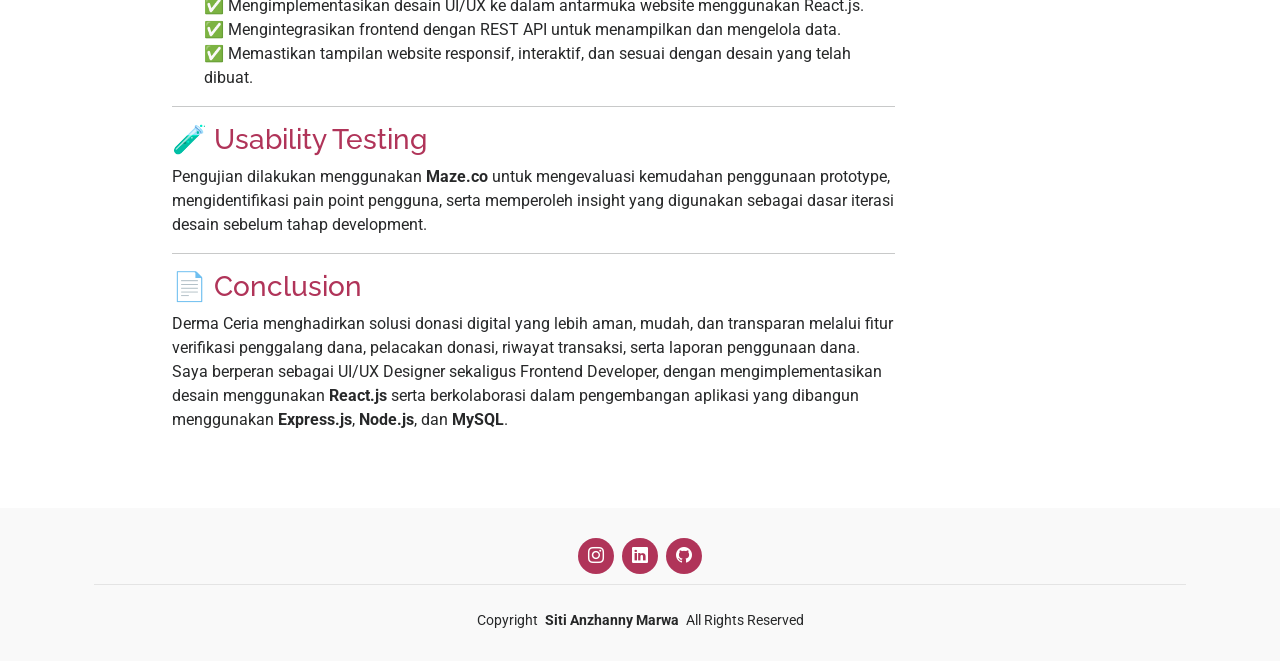
<file: dermaceria-porto-details.html>
<!doctype html>
<html lang="en">
  <head>
    <meta charset="utf-8" />
    <meta content="width=device-width, initial-scale=1.0" name="viewport" />
    <title>Derma Ceria Details</title>
    <meta content="" name="description" />
    <meta content="" name="keywords" />

    <!-- Favicons -->
    <link href="assets/img/favicon.png" rel="icon" />
    <link href="assets/img/apple-touch-icon.png" rel="apple-touch-icon" />

    <!-- Fonts -->
    <link href="https://fonts.googleapis.com" rel="preconnect" />
    <link href="https://fonts.gstatic.com" rel="preconnect" crossorigin />
    <link
      href="https://fonts.googleapis.com/css2?family=Roboto:ital,wght@0,100;0,300;0,400;0,500;0,700;0,900;1,100;1,300;1,400;1,500;1,700;1,900&family=Poppins:ital,wght@0,100;0,200;0,300;0,400;0,500;0,600;0,700;0,800;0,900;1,100;1,200;1,300;1,400;1,500;1,600;1,700;1,800;1,900&family=Raleway:ital,wght@0,100;0,200;0,300;0,400;0,500;0,600;0,700;0,800;0,900;1,100;1,200;1,300;1,400;1,500;1,600;1,700;1,800;1,900&display=swap"
      rel="stylesheet"
    />

    <!-- Vendor CSS Files -->
    <link
      href="assets/vendor/bootstrap/css/bootstrap.min.css"
      rel="stylesheet"
    />
    <link
      href="assets/vendor/bootstrap-icons/bootstrap-icons.css"
      rel="stylesheet"
    />
    <link href="assets/vendor/aos/aos.css" rel="stylesheet" />
    <link
      href="assets/vendor/glightbox/css/glightbox.min.css"
      rel="stylesheet"
    />
    <link href="assets/vendor/swiper/swiper-bundle.min.css" rel="stylesheet" />

    <!-- Main CSS File -->
    <link href="assets/css/main.css" rel="stylesheet" />

    <!-- =======================================================
  * Template Name: MyResume
  * Template URL: https://bootstrapmade.com/free-html-bootstrap-template-my-resume/
  * Updated: Jun 29 2024 with Bootstrap v5.3.3
  * Author: BootstrapMade.com
  * License: https://bootstrapmade.com/license/
  ======================================================== -->
  </head>

  <body class="portfolio-details-page">
    <header
      id="header"
      class="header d-flex flex-column justify-content-center"
    >
      <i class="header-toggle d-xl-none bi bi-list"></i>

          <nav id="navmenu" class="navmenu">
      <ul>
        <li><a href="index.html" class="active"><i class="bi bi-house navicon"></i><span>Home</span></a></li>
        <li><a href="#about"><i class="bi bi-person navicon"></i><span>About</span></a></li>
        <li><a href="#resume"><i class="bi bi-file-earmark-text navicon"></i><span>Resume</span></a></li>
        <li><a href="#portfolio"><i class="bi bi-images navicon"></i><span>Portfolio</span></a></li>
        <li><a href="#services"><i class="bi bi-hdd-stack navicon"></i><span>Services</span></a></li>
        <li><a href="#contact"><i class="bi bi-envelope navicon"></i><span>Contact</span></a></li>
      </ul>
    </nav>
    </header>

    <main class="main">
      <!-- Page Title -->
      <div class="page-title" data-aos="fade">
        <div class="container">
          <nav class="breadcrumbs">
            <ol style="color: #C62828;">
              <li><a href="index.html">Home</a></li>
              <li><a href="">Portfolio</a></li>
              <li class="current">Derma Ceria Details</li>
            </ol>
          </nav>
          <h1>Derma Ceria Details</h1>
        </div>
      </div>
      <!-- End Page Title -->

      <!-- Portfolio Details Section -->
      <section id="portfolio-details" class="portfolio-details section">
        <div class="container" data-aos="fade-up">
          <div class="portfolio-details-slider swiper init-swiper">
            <script type="application/json" class="swiper-config">
              {
                "loop": true,
                "speed": 600,
                "autoplay": {
                  "delay": 5000
                },
                "slidesPerView": "auto",
                "navigation": {
                  "nextEl": ".swiper-button-next",
                  "prevEl": ".swiper-button-prev"
                },
                "pagination": {
                  "el": ".swiper-pagination",
                  "type": "bullets",
                  "clickable": true
                }
              }
            </script>
            <div class="swiper-wrapper align-items-center">
              <div class="swiper-slide">
                <img src="assets/img/Derma-Portofolio/derma-1.png" alt="" />
              </div>

              <div class="swiper-slide">
                <img src="assets/img/Derma-Portofolio/derma-2.png" alt="" />
              </div>

              <div class="swiper-slide">
                <img src="assets/img/Derma-Portofolio/derma-3.png" alt="" />
              </div>
            </div>
            <div class="swiper-button-prev"></div>
            <div class="swiper-button-next"></div>
            <div class="swiper-pagination"></div>
          </div>

          <div class="row justify-content-between gy-4 mt-4">
            <!-- Portfolio Description -->
            <div class="col-lg-8" data-aos="fade-up">
              <div class="portfolio-description">
                <h2>Derma Ceria – Online Donation Platform</h2>
                <a href="https://derma-ceria.vercel.app/" target="_blank">
                  <img
                    src="assets/img/Derma-Portofolio/derma-1.png"
                    class="img-fluid rounded"
                    style="max-width: 550px; width: 100%; height: auto; margin-bottom: 10px"
                    alt=""
                  >
                  <strong>Live Demo</strong></a>
                <br />
                <p>
                  <strong>Derma Ceria</strong> merupakan website donasi yang
                  dirancang untuk memberikan pengalaman berdonasi secara aman,
                  mudah, dan transparan. Project ini dikembangkan sebagai
                  <strong>Massive Project</strong> pada program Studi Independen
                  dengan fokus pada proses <strong>UI/UX Design</strong>, mulai
                  dari riset pengguna hingga pembuatan prototype menggunakan
                  Figma.
                </p>

                <p>
                  Saya berperan sebagai <strong>UI/UX Designer</strong> dalam
                  tim yang bertanggung jawab melakukan user research, menyusun
                  user persona, membuat wireframe, mendesain high-fidelity
                  prototype, serta melakukan usability testing untuk memastikan
                  solusi yang dirancang sesuai dengan kebutuhan pengguna.
                </p>

                <hr />

                <!-- Problem -->
                <h3>📌 Problem Statement</h3>

                <p>
                  Banyak masyarakat masih melakukan donasi secara offline, namun
                  sering menghadapi berbagai kendala seperti kurangnya
                  transparansi penggunaan dana, tidak adanya bukti transaksi
                  yang jelas, hingga maraknya kasus penipuan yang
                  mengatasnamakan donasi.
                </p>

                <p>
                  Bagaimana menyediakan platform donasi yang aman, mudah
                  digunakan, terpercaya, serta mampu meningkatkan transparansi
                  kepada para donor?
                </p>

                <hr />

                <!-- User Persona -->
                <h3>👤 User Persona</h3>

                <div class="row align-items-center my-4">
                  <div class="col-md-3 text-center">
                    <img
                      src="assets/img/Derma-Portofolio/user-persona.png"
                      class="img-fluid rounded shadow"
                      style="max-width: 150px; width: 100%; height: auto"
                      alt="User Persona"
                    />
                  </div>

                  <div class="col-md-7">
                    <p>
                      Salah satu persona utama adalah
                      <strong>Halim</strong>, seorang pekerja masjid di Papua
                      Barat yang aktif mengajar namun memiliki keterbatasan
                      waktu untuk melakukan donasi secara langsung.
                    </p>

                    <p>
                      Ia membutuhkan platform yang memudahkan proses donasi,
                      sekaligus memberikan transparansi terhadap penggunaan dana
                      sehingga dapat berdonasi dengan aman dan penuh
                      kepercayaan.
                    </p>
                  </div>
                </div>

                <hr />

                <!-- Big Idea -->
                <h3>💡 Big Idea</h3>

                <p>
                  Derma Ceria hadir sebagai platform donasi digital yang
                  menghubungkan donor dengan organisasi sosial secara aman dan
                  transparan melalui proses verifikasi penggalang dana serta
                  fitur pelacakan donasi secara real-time.
                </p>

                <hr />

                <!-- Design Process -->
                <h3>🎨 Design Process</h3>

                <!-- Slider -->
                <div class="portfolio-details-slider swiper init-swiper mb-4">
                  <script type="application/json" class="swiper-config">
                    {
                      "loop": true,
                      "speed": 600,
                      "autoplay": {
                        "delay": 4000
                      },
                      "slidesPerView": 1,
                      "navigation": {
                        "nextEl": ".swiper-button-next",
                        "prevEl": ".swiper-button-prev"
                      },
                      "pagination": {
                        "el": ".swiper-pagination",
                        "clickable": true
                      }
                    }
                  </script>

                  <div class="swiper-wrapper" style="width: 50">
                    <div class="swiper-slide text-center">
                      <img
                        src="assets/img/Derma-Portofolio/hi-fi.png"
                        class="img-fluid rounded"
                        style="max-width: 550px; width: 100%; height: auto"
                        alt=""
                      />
                    </div>

                    <div class="swiper-slide text-center">
                      <img
                        src="assets/img/Derma-Portofolio/low-fi.png"
                        class="img-fluid rounded"
                        style="max-width: 550px; width: 100%; height: auto"
                        alt=""
                      />
                    </div>

                    <div class="swiper-slide text-center">
                      <img
                        src="assets/img/Derma-Portofolio/ut.png"
                        class="img-fluid rounded"
                        style="max-width: 550px; width: 100%; height: auto"
                        alt=""
                      />
                    </div>

                    <div class="swiper-slide text-center">
                      <img
                        src="assets/img/Derma-Portofolio/figma.png"
                        class="img-fluid rounded"
                        style="max-width: 550px; width: 100%; height: auto"
                        alt=""
                      />
                    </div>
                  </div>

                  <div class="swiper-button-prev"></div>
                  <div class="swiper-button-next"></div>
                  <div class="swiper-pagination"></div>
                </div>

                <p>
                  Seluruh proses desain dilakukan menggunakan pendekatan
                  <strong>Design Thinking</strong>, dimulai dari User Research,
                  Problem Identification, User Persona, User Flow, Wireframe,
                  High Fidelity Design, Interactive Prototype, hingga Usability
                  Testing.
                </p>

                <ul>
                  <li> User Research</li>
                  <li> Problem Identification</li>
                  <li> User Persona</li>
                  <li> User Flow</li>
                  <li> Wireframe (Low Fidelity)</li>
                  <li> High Fidelity UI Design</li>
                  <li> Interactive Prototype</li>
                  <li> Usability Testing</li>
                </ul>

                <hr />

                <!-- Final Solution -->
                <h3>🚀 Final Solution</h3>

                <ul>
                  <li style="list-style-type: none">⭐
                    <strong>Diverse Donation Options</strong> – Donasi uang
                    maupun barang.
                  </li>
                  <li style="list-style-type: none">⭐
                    <strong>Fundraiser Verification</strong> – Verifikasi
                    penggalang dana.
                  </li>
                  <li style="list-style-type: none">⭐
                    <strong>Donation History</strong> – Riwayat donasi pengguna.
                  </li>
                  <li style="list-style-type: none">⭐
                    <strong>Donation Tracking</strong> – Melacak status donasi.
                  </li>
                  <li style="list-style-type: none">⭐
                    <strong>Donation Transparency</strong> – Laporan penggunaan
                    dana.
                  </li>
                </ul>

                <hr />

                <!-- Contribution -->
                <h3>🤝 My Contribution</h3>

                <ul>
                  <li style="list-style-type: none">✅ Melakukan riset pengguna dan analisis kompetitor.</li>
                  <li style="list-style-type: none">✅ Menyusun user persona dan user journey.</li>
                  <li style="list-style-type: none">
                    ✅ Mendesain wireframe low-fidelity dan antarmuka high-fidelity
                    menggunakan Figma.
                  </li>
                  <li style="list-style-type: none">
                    ✅ Membuat prototipe interaktif dan melakukan usability testing
                    menggunakan Maze.
                  </li>
                  <li style="list-style-type: none">
                    ✅ Berkolaborasi dengan tim pengembang dalam proses
                    pengembangan aplikasi.
                  </li>
                  <li style="list-style-type: none">
                    ✅ Mengimplementasikan desain UI/UX ke dalam antarmuka website
                    menggunakan React.js.
                  </li>
                  <li style="list-style-type: none">
                    ✅ Mengintegrasikan frontend dengan REST API untuk menampilkan
                    dan mengelola data.
                  </li>
                  <li style="list-style-type: none">
                    ✅ Memastikan tampilan website responsif, interaktif, dan
                    sesuai dengan desain yang telah dibuat.
                  </li>
                </ul>

                <hr />

                <!-- Usability -->
                <h3>🧪 Usability Testing</h3>

                <p>
                  Pengujian dilakukan menggunakan <strong>Maze.co</strong>
                  untuk mengevaluasi kemudahan penggunaan prototype,
                  mengidentifikasi pain point pengguna, serta memperoleh insight
                  yang digunakan sebagai dasar iterasi desain sebelum tahap
                  development.
                </p>

                <hr />

                <!-- Conclusion -->
                <h3>📄 Conclusion</h3>

                <p>
                  Derma Ceria menghadirkan solusi donasi digital yang lebih
                  aman, mudah, dan transparan melalui fitur verifikasi
                  penggalang dana, pelacakan donasi, riwayat transaksi, serta
                  laporan penggunaan dana. Saya berperan sebagai UI/UX Designer
                  sekaligus Frontend Developer, dengan mengimplementasikan
                  desain menggunakan <strong>React.js</strong> serta
                  berkolaborasi dalam pengembangan aplikasi yang dibangun
                  menggunakan <strong>Express.js</strong>,
                  <strong>Node.js</strong>, dan <strong>MySQL</strong>.
                </p>
              </div>
            </div>

            <!-- Project Information -->
            <div class="col-lg-3" data-aos="fade-up" data-aos-delay="100">
              <div class="portfolio-info">
                <h3>Project Information</h3>
                

                <ul>
                  <li>
                    <strong>Project</strong><br />
                    Derma Ceria
                  </li>

                  <li>
                    <strong>Category</strong><br />
                    UI/UX Design • Website
                  </li>

                  <li>
                    <strong>Duration</strong><br />
                    April 2024 – June 2024
                  </li>

                  <li>
                    <strong>Role</strong><br />
                    Hacker
                  </li>

                  <li>
                    <strong>Project Type</strong><br />
                    Massive Project
                  </li>

                  <li>
                    <strong>Team</strong><br />
                    Sambernyawa Team
                  </li>

                  <li>
                    <strong>Tools</strong><br />
                    Figma<br />
                    Maze.co<br />
                    Trello<br />
                    VS Code<br />
                    GitHub<br />
                    XAMPP
                  </li>

                  <li>
                    <strong>Technology</strong><br />
                    React JS<br />
                    Express JS<br />
                    Node JS<br />
                    MySQL
                  </li>

                  <li>
                    <strong>Research Method</strong><br />
                    User Research<br />
                    User Persona<br />
                    Wireframe<br />
                    Prototype<br />
                    Usability Testing
                  </li>

                  <li>
                    <strong>Target Users</strong><br />
                    Donors<br />
                    Charity Organizations<br />
                    Foundations<br />
                    Social Communities
                  </li>

                  <li>
                    <strong>My Responsibilities</strong><br />
                    User Research<br />
                    UI Design<br />
                    Wireframing<br />
                    Prototyping<br />
                    Usability Testing
                  </li>
                </ul>
              </div>
            </div>
          </div>
        </div>
      </section>
      <!-- /Portfolio Details Section -->
    </main>

    <footer id="footer" class="footer position-relative light-background">
      <div class="container">
        <div class="container">
             <div class="social-links d-flex justify-content-center" style="margin-bottom: 10px ">
              <a href="https://instagram.com/sanzhanym" target="_blank"><i class="bi bi-instagram"></i></a>
              <a href="https://linkedin.com/in/sanzhanym" target="_blank"><i class="bi bi-linkedin"></i></a>
              <a href="https://github.com/anzhanny" target="_blank"><i class="bi bi-github"></i></a>
            </div>
          <div class="copyright">
            <span>Copyright</span>
            <strong class="px-1 sitename">Siti Anzhanny Marwa</strong>
            <span>All Rights Reserved</span>
          </div>
        </div>
      </div>
    </footer>

    <!-- Scroll Top -->
    <a
      href="#"
      id="scroll-top"
      class="scroll-top d-flex align-items-center justify-content-center"
      ><i class="bi bi-arrow-up-short"></i
    ></a>

    <!-- Preloader -->
    <div id="preloader"></div>

    <!-- Vendor JS Files -->
    <script src="assets/vendor/bootstrap/js/bootstrap.bundle.min.js"></script>
    <script src="assets/vendor/php-email-form/validate.js"></script>
    <script src="assets/vendor/aos/aos.js"></script>
    <script src="assets/vendor/typed.js/typed.umd.js"></script>
    <script src="assets/vendor/purecounter/purecounter_vanilla.js"></script>
    <script src="assets/vendor/waypoints/noframework.waypoints.js"></script>
    <script src="assets/vendor/glightbox/js/glightbox.min.js"></script>
    <script src="assets/vendor/imagesloaded/imagesloaded.pkgd.min.js"></script>
    <script src="assets/vendor/isotope-layout/isotope.pkgd.min.js"></script>
    <script src="assets/vendor/swiper/swiper-bundle.min.js"></script>

    <!-- Main JS File -->
    <script src="assets/js/main.js"></script>
  </body>
</html>
</file>
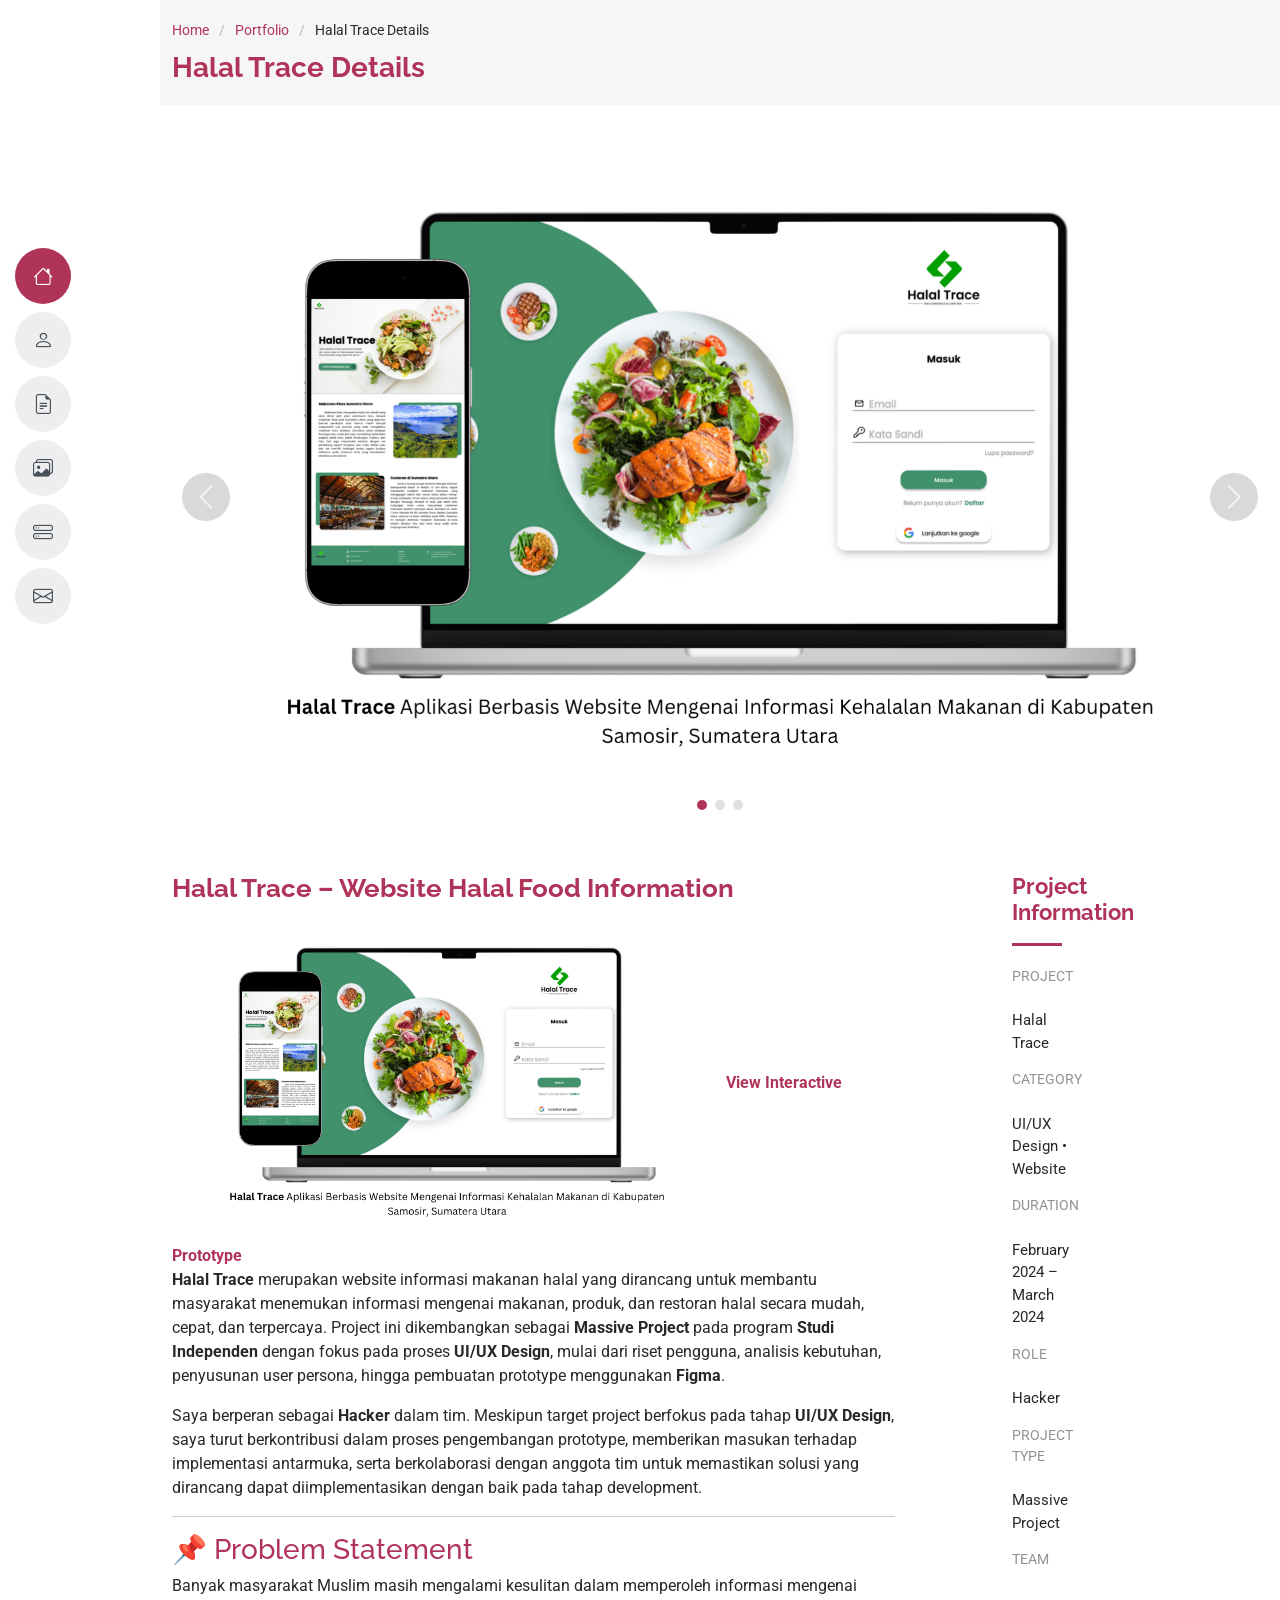
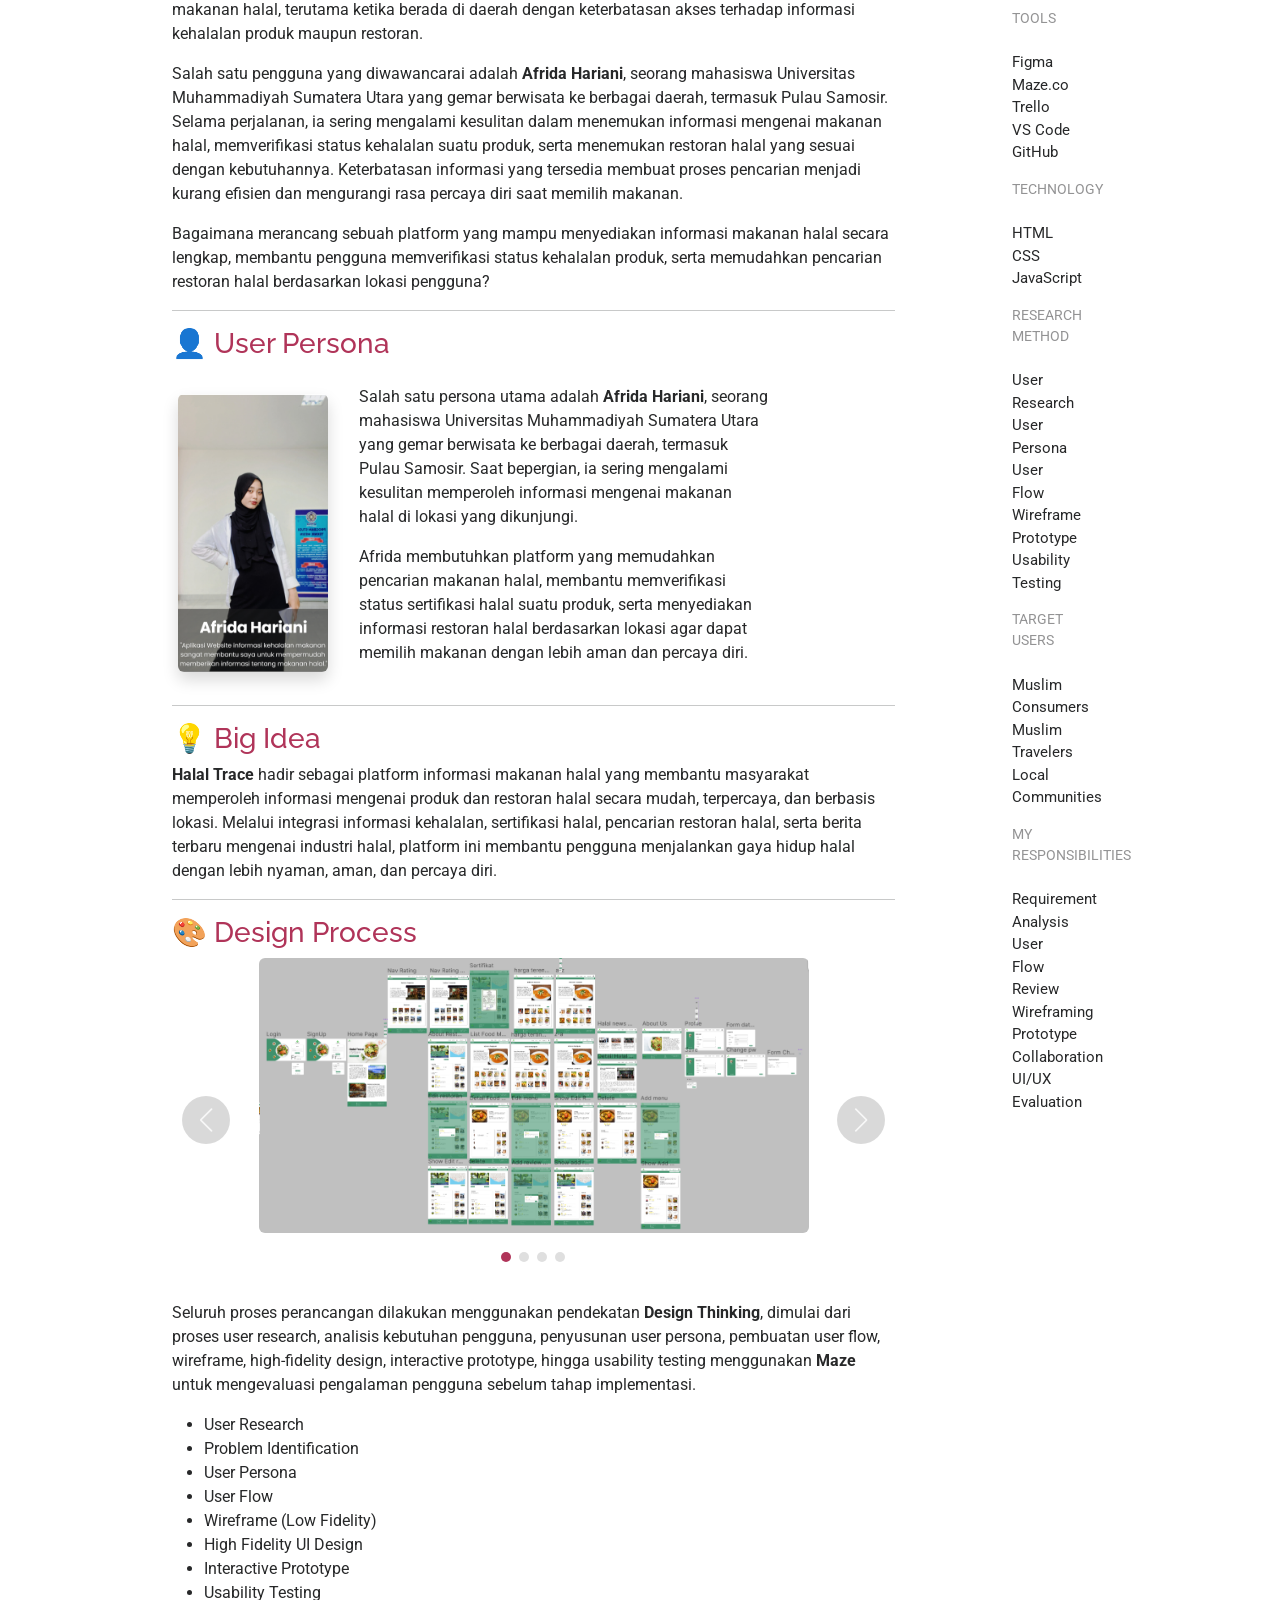
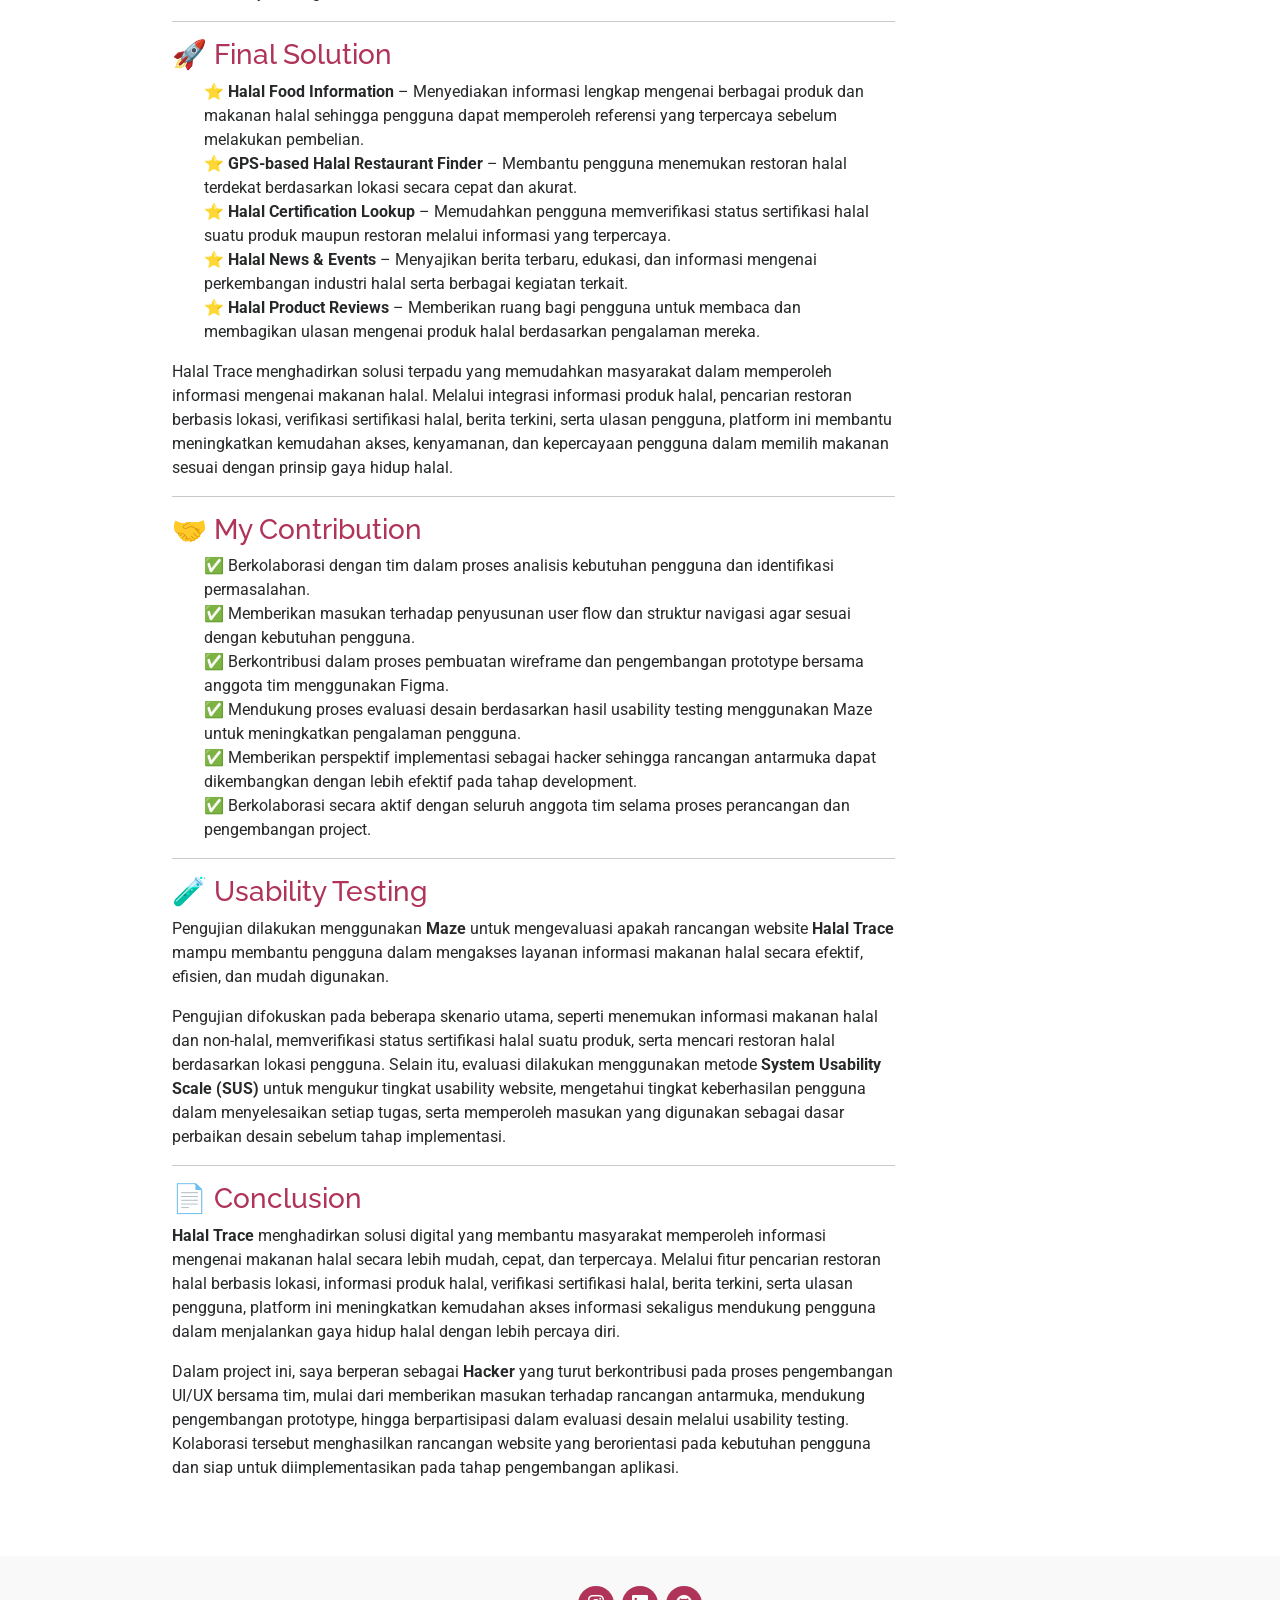
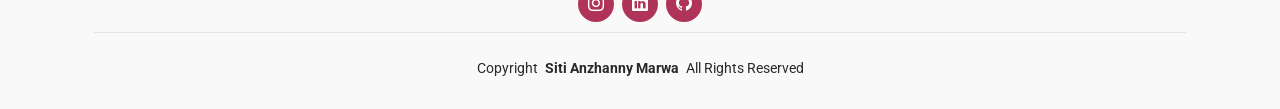
<file: halaltrace-porto-details.html>
<!doctype html>
<html lang="en">
  <head>
    <meta charset="utf-8" />
    <meta content="width=device-width, initial-scale=1.0" name="viewport" />
    <title>Halal Trace Details</title>
    <meta content="" name="description" />
    <meta content="" name="keywords" />

    <!-- Favicons -->
    <link href="assets/img/favicon.png" rel="icon" />
    <link href="assets/img/apple-touch-icon.png" rel="apple-touch-icon" />

    <!-- Fonts -->
    <link href="https://fonts.googleapis.com" rel="preconnect" />
    <link href="https://fonts.gstatic.com" rel="preconnect" crossorigin />
    <link
      href="https://fonts.googleapis.com/css2?family=Roboto:ital,wght@0,100;0,300;0,400;0,500;0,700;0,900;1,100;1,300;1,400;1,500;1,700;1,900&family=Poppins:ital,wght@0,100;0,200;0,300;0,400;0,500;0,600;0,700;0,800;0,900;1,100;1,200;1,300;1,400;1,500;1,600;1,700;1,800;1,900&family=Raleway:ital,wght@0,100;0,200;0,300;0,400;0,500;0,600;0,700;0,800;0,900;1,100;1,200;1,300;1,400;1,500;1,600;1,700;1,800;1,900&display=swap"
      rel="stylesheet"
    />

    <!-- Vendor CSS Files -->
    <link
      href="assets/vendor/bootstrap/css/bootstrap.min.css"
      rel="stylesheet"
    />
    <link
      href="assets/vendor/bootstrap-icons/bootstrap-icons.css"
      rel="stylesheet"
    />
    <link href="assets/vendor/aos/aos.css" rel="stylesheet" />
    <link
      href="assets/vendor/glightbox/css/glightbox.min.css"
      rel="stylesheet"
    />
    <link href="assets/vendor/swiper/swiper-bundle.min.css" rel="stylesheet" />

    <!-- Main CSS File -->
    <link href="assets/css/main.css" rel="stylesheet" />

    <!-- =======================================================
  * Template Name: MyResume
  * Template URL: https://bootstrapmade.com/free-html-bootstrap-template-my-resume/
  * Updated: Jun 29 2024 with Bootstrap v5.3.3
  * Author: BootstrapMade.com
  * License: https://bootstrapmade.com/license/
  ======================================================== -->
  </head>

  <body class="portfolio-details-page">
    <header
      id="header"
      class="header d-flex flex-column justify-content-center"
    >
      <i class="header-toggle d-xl-none bi bi-list"></i>

          <nav id="navmenu" class="navmenu">
      <ul>
        <li><a href="index.html" class="active"><i class="bi bi-house navicon"></i><span>Home</span></a></li>
        <li><a href="#about"><i class="bi bi-person navicon"></i><span>About</span></a></li>
        <li><a href="#resume"><i class="bi bi-file-earmark-text navicon"></i><span>Resume</span></a></li>
        <li><a href="#portfolio"><i class="bi bi-images navicon"></i><span>Portfolio</span></a></li>
        <li><a href="#services"><i class="bi bi-hdd-stack navicon"></i><span>Services</span></a></li>
        <li><a href="#contact"><i class="bi bi-envelope navicon"></i><span>Contact</span></a></li>
      </ul>
    </nav>
    </header>

    <main class="main">
      <!-- Page Title -->
      <div class="page-title" data-aos="fade">
        <div class="container">
          <nav class="breadcrumbs">
            <ol>
              <li><a href="index.html">Home</a></li>
              <li><a href="portfolio.html">Portfolio</a></li>
              <li class="current">Halal Trace Details</li>
            </ol>
          </nav>
          <h1>Halal Trace Details</h1>
        </div>
      </div>
      <!-- End Page Title -->

      <!-- Portfolio Details Section -->
      <section id="portfolio-details" class="portfolio-details section">
        <div class="container" data-aos="fade-up">
          <div class="portfolio-details-slider swiper init-swiper">
            <script type="application/json" class="swiper-config">
              {
                "loop": true,
                "speed": 600,
                "autoplay": {
                  "delay": 5000
                },
                "slidesPerView": "auto",
                "navigation": {
                  "nextEl": ".swiper-button-next",
                  "prevEl": ".swiper-button-prev"
                },
                "pagination": {
                  "el": ".swiper-pagination",
                  "type": "bullets",
                  "clickable": true
                }
              }
            </script>
            <div class="swiper-wrapper align-items-center">
              <div class="swiper-slide">
                <img src="assets/img/Halaltrace-Portofolio/halal-1.png" alt="" />
              </div>

              <div class="swiper-slide">
                <img src="assets/img/Halaltrace-Portofolio/halal-2.png" alt="" />
              </div>

              <div class="swiper-slide">
                <img src="assets/img/Halaltrace-Portofolio/halal-3.png" alt="" />
              </div>
            </div>
            <div class="swiper-button-prev"></div>
            <div class="swiper-button-next"></div>
            <div class="swiper-pagination"></div>
          </div>

          <div class="row justify-content-between gy-4 mt-4">
            <!-- Portfolio Description -->
            <div class="col-lg-8" data-aos="fade-up">
              <div class="portfolio-description">
<h2>Halal Trace – Website Halal Food Information</h2>

<a href="https://www.figma.com/proto/jQSyygDgCRMsr5uK1m0Vml/Low-Fi-High-Fi?node-id=1511-4133&p=f&t=6H1bXpxjmoeIgj79-1&scaling=min-zoom&content-scaling=fixed&page-id=1511%3A4132&starting-point-node-id=1511%3A4133"
   target="_blank">

  <img
    src="assets/img/Halaltrace-Portofolio/halal-1.png"
    class="img-fluid rounded"
    style="max-width: 550px; width: 100%; height: auto; margin-bottom: 10px"
    alt="Halal Trace Interactive Prototype"
  >

  <strong>View Interactive Prototype</strong>
</a>
                <br />
                <p>
  <strong>Halal Trace</strong> merupakan website informasi makanan halal yang
  dirancang untuk membantu masyarakat menemukan informasi mengenai makanan,
  produk, dan restoran halal secara mudah, cepat, dan terpercaya. Project ini
  dikembangkan sebagai <strong>Massive Project</strong> pada program
  <strong>Studi Independen</strong> dengan fokus pada proses
  <strong>UI/UX Design</strong>, mulai dari riset pengguna, analisis kebutuhan,
  penyusunan user persona, hingga pembuatan prototype menggunakan
  <strong>Figma</strong>.
</p>

<p>
  Saya berperan sebagai <strong>Hacker</strong> dalam tim. Meskipun target
  project berfokus pada tahap <strong>UI/UX Design</strong>, saya turut
  berkontribusi dalam proses pengembangan prototype, memberikan masukan
  terhadap implementasi antarmuka, serta berkolaborasi dengan anggota tim
  untuk memastikan solusi yang dirancang dapat diimplementasikan dengan baik
  pada tahap development.
</p>

                <hr />

                <!-- Problem -->
                <h3>📌 Problem Statement</h3>

<p>
  Banyak masyarakat Muslim masih mengalami kesulitan dalam memperoleh
  informasi mengenai makanan halal, terutama ketika berada di daerah dengan
  keterbatasan akses terhadap informasi kehalalan produk maupun restoran.
</p>

<p>
  Salah satu pengguna yang diwawancarai adalah <strong>Afrida Hariani</strong>,
  seorang mahasiswa Universitas Muhammadiyah Sumatera Utara yang gemar
  berwisata ke berbagai daerah, termasuk Pulau Samosir. Selama perjalanan,
  ia sering mengalami kesulitan dalam menemukan informasi mengenai makanan
  halal, memverifikasi status kehalalan suatu produk, serta menemukan
  restoran halal yang sesuai dengan kebutuhannya. Keterbatasan informasi
  yang tersedia membuat proses pencarian menjadi kurang efisien dan
  mengurangi rasa percaya diri saat memilih makanan.
</p>

<p>
  Bagaimana merancang sebuah platform yang mampu menyediakan informasi
  makanan halal secara lengkap, membantu pengguna memverifikasi status
  kehalalan produk, serta memudahkan pencarian restoran halal berdasarkan
  lokasi pengguna?
</p>

                <hr />

                <!-- User Persona -->
                <h3>👤 User Persona</h3>

                <div class="row align-items-center my-4">
                  <div class="col-md-3 text-center">
                    <img
                      src="assets/img/Halaltrace-Portofolio/user-persona.png"
                      class="img-fluid rounded shadow"
                      style="max-width: 150px; width: 100%; height: auto"
                      alt="User Persona"
                    />
                  </div>

                  <div class="col-md-7">
                   <p>Salah satu persona utama adalah
      <strong>Afrida Hariani</strong>, seorang mahasiswa Universitas
      Muhammadiyah Sumatera Utara yang gemar berwisata ke berbagai daerah,
      termasuk Pulau Samosir. Saat bepergian, ia sering mengalami kesulitan
      memperoleh informasi mengenai makanan halal di lokasi yang dikunjungi.
    </p>

    <p>
      Afrida membutuhkan platform yang memudahkan pencarian makanan halal,
      membantu memverifikasi status sertifikasi halal suatu produk, serta
      menyediakan informasi restoran halal berdasarkan lokasi agar dapat
      memilih makanan dengan lebih aman dan percaya diri.
    </p>
                  </div>
                </div>

                <hr />

                <!-- Big Idea -->
                <h3>💡 Big Idea</h3>

                <p>
  <strong>Halal Trace</strong> hadir sebagai platform informasi makanan halal
  yang membantu masyarakat memperoleh informasi mengenai produk dan restoran
  halal secara mudah, terpercaya, dan berbasis lokasi. Melalui integrasi
  informasi kehalalan, sertifikasi halal, pencarian restoran halal, serta
  berita terbaru mengenai industri halal, platform ini membantu pengguna
  menjalankan gaya hidup halal dengan lebih nyaman, aman, dan percaya diri.
</p>

                <hr />

                <!-- Design Process -->
                <h3>🎨 Design Process</h3>

                <!-- Slider -->
                <div class="portfolio-details-slider swiper init-swiper mb-4">
                  <script type="application/json" class="swiper-config">
                    {
                      "loop": true,
                      "speed": 600,
                      "autoplay": {
                        "delay": 4000
                      },
                      "slidesPerView": 1,
                      "navigation": {
                        "nextEl": ".swiper-button-next",
                        "prevEl": ".swiper-button-prev"
                      },
                      "pagination": {
                        "el": ".swiper-pagination",
                        "clickable": true
                      }
                    }
                  </script>

                  <div class="swiper-wrapper" style="width: 50">
                    <div class="swiper-slide text-center">
                      <img
                        src="assets/img/Halaltrace-Portofolio/hi-fi.png"
                        class="img-fluid rounded"
                        style="max-width: 550px; width: 100%; height: auto"
                        alt=""
                      />
                    </div>

                    <div class="swiper-slide text-center">
                      <img
                        src="assets/img/Halaltrace-Portofolio/low-fi.png"
                        class="img-fluid rounded"
                        style="max-width: 550px; width: 100%; height: auto"
                        alt=""
                      />
                    </div>

                    <div class="swiper-slide text-center">
                      <img
                        src="assets/img/Halaltrace-Portofolio/ut.png"
                        class="img-fluid rounded"
                        style="max-width: 550px; width: 100%; height: auto"
                        alt=""
                      />
                    </div>

                    <div class="swiper-slide text-center">
                      <img
                        src="assets/img/Halaltrace-Portofolio/figma.png"
                        class="img-fluid rounded"
                        style="max-width: 550px; width: 100%; height: auto"
                        alt=""
                      />
                    </div>
                  </div>

                  <div class="swiper-button-prev"></div>
                  <div class="swiper-button-next"></div>
                  <div class="swiper-pagination"></div>
                </div>

<p>
  Seluruh proses perancangan dilakukan menggunakan pendekatan
  <strong>Design Thinking</strong>, dimulai dari proses user research,
  analisis kebutuhan pengguna, penyusunan user persona, pembuatan user
  flow, wireframe, high-fidelity design, interactive prototype, hingga
  usability testing menggunakan <strong>Maze</strong> untuk mengevaluasi
  pengalaman pengguna sebelum tahap implementasi.
</p>

                <ul>
                  <li> User Research</li>
                  <li> Problem Identification</li>
                  <li> User Persona</li>
                  <li> User Flow</li>
                  <li> Wireframe (Low Fidelity)</li>
                  <li> High Fidelity UI Design</li>
                  <li> Interactive Prototype</li>
                  <li> Usability Testing</li>
                </ul>

                <hr />

                <!-- Final Solution -->
                <h3>🚀 Final Solution</h3>

<ul>
   <li style="list-style-type: none">
    ⭐ <strong>Halal Food Information</strong> – Menyediakan informasi lengkap
    mengenai berbagai produk dan makanan halal sehingga pengguna dapat
    memperoleh referensi yang terpercaya sebelum melakukan pembelian.
  </li>

  <li style="list-style-type: none">
    ⭐ <strong>GPS-based Halal Restaurant Finder</strong> – Membantu pengguna
    menemukan restoran halal terdekat berdasarkan lokasi secara cepat dan
    akurat.
  </li>

  <li style="list-style-type: none">
    ⭐ <strong>Halal Certification Lookup</strong> – Memudahkan pengguna
    memverifikasi status sertifikasi halal suatu produk maupun restoran
    melalui informasi yang terpercaya.
  </li>

  <li style="list-style-type: none">
    ⭐ <strong>Halal News & Events</strong> – Menyajikan berita terbaru,
    edukasi, dan informasi mengenai perkembangan industri halal serta
    berbagai kegiatan terkait.
  </li>

  <li style="list-style-type: none">
    ⭐ <strong>Halal Product Reviews</strong> – Memberikan ruang bagi pengguna
    untuk membaca dan membagikan ulasan mengenai produk halal berdasarkan
    pengalaman mereka.
  </li>
</ul>

<p>
  Halal Trace menghadirkan solusi terpadu yang memudahkan masyarakat dalam
  memperoleh informasi mengenai makanan halal. Melalui integrasi informasi
  produk halal, pencarian restoran berbasis lokasi, verifikasi sertifikasi
  halal, berita terkini, serta ulasan pengguna, platform ini membantu
  meningkatkan kemudahan akses, kenyamanan, dan kepercayaan pengguna dalam
  memilih makanan sesuai dengan prinsip gaya hidup halal.
</p>

                <hr />

                <!-- Contribution -->
                <h3>🤝 My Contribution</h3>

<ul>
  <li style="list-style-type: none">
    ✅ Berkolaborasi dengan tim dalam proses analisis kebutuhan pengguna dan
    identifikasi permasalahan.
  </li>

  <li style="list-style-type: none">
    ✅ Memberikan masukan terhadap penyusunan user flow dan struktur navigasi
    agar sesuai dengan kebutuhan pengguna.
  </li>

  <li style="list-style-type: none">
    ✅ Berkontribusi dalam proses pembuatan wireframe dan pengembangan
    prototype bersama anggota tim menggunakan Figma.
  </li>

  <li style="list-style-type: none">
    ✅ Mendukung proses evaluasi desain berdasarkan hasil usability testing
    menggunakan Maze untuk meningkatkan pengalaman pengguna.
  </li>

  <li style="list-style-type: none">
    ✅ Memberikan perspektif implementasi sebagai hacker sehingga rancangan
    antarmuka dapat dikembangkan dengan lebih efektif pada tahap
    development.
  </li>

  <li style="list-style-type: none">
    ✅ Berkolaborasi secara aktif dengan seluruh anggota tim selama proses
    perancangan dan pengembangan project.
  </li>
</ul>
                <hr />

                <!-- Usability -->
                <h3>🧪 Usability Testing</h3>

<p>
  Pengujian dilakukan menggunakan <strong>Maze</strong> untuk mengevaluasi
  apakah rancangan website <strong>Halal Trace</strong> mampu membantu
  pengguna dalam mengakses layanan informasi makanan halal secara efektif,
  efisien, dan mudah digunakan.
</p>

<p>
  Pengujian difokuskan pada beberapa skenario utama, seperti menemukan
  informasi makanan halal dan non-halal, memverifikasi status sertifikasi
  halal suatu produk, serta mencari restoran halal berdasarkan lokasi
  pengguna. Selain itu, evaluasi dilakukan menggunakan metode
  <strong>System Usability Scale (SUS)</strong> untuk mengukur tingkat
  usability website, mengetahui tingkat keberhasilan pengguna dalam
  menyelesaikan setiap tugas, serta memperoleh masukan yang digunakan
  sebagai dasar perbaikan desain sebelum tahap implementasi.
</p>
                <hr />

                <!-- Conclusion -->
                <h3>📄 Conclusion</h3>

<p>
  <strong>Halal Trace</strong> menghadirkan solusi digital yang membantu
  masyarakat memperoleh informasi mengenai makanan halal secara lebih mudah,
  cepat, dan terpercaya. Melalui fitur pencarian restoran halal berbasis
  lokasi, informasi produk halal, verifikasi sertifikasi halal, berita
  terkini, serta ulasan pengguna, platform ini meningkatkan kemudahan akses
  informasi sekaligus mendukung pengguna dalam menjalankan gaya hidup halal
  dengan lebih percaya diri.
</p>

<p>
  Dalam project ini, saya berperan sebagai <strong>Hacker</strong> yang turut
  berkontribusi pada proses pengembangan UI/UX bersama tim, mulai dari
  memberikan masukan terhadap rancangan antarmuka, mendukung pengembangan
  prototype, hingga berpartisipasi dalam evaluasi desain melalui usability
  testing. Kolaborasi tersebut menghasilkan rancangan website yang
  berorientasi pada kebutuhan pengguna dan siap untuk diimplementasikan pada
  tahap pengembangan aplikasi.
</p>
              </div>
            </div>

            <!-- Project Information -->
            <div class="col-lg-3" data-aos="fade-up" data-aos-delay="100">
              <div class="portfolio-info">
                <!-- Project Information -->
<div class="col-lg-3" data-aos="fade-up" data-aos-delay="100">
  <div class="portfolio-info">
    <h3>Project Information</h3>

    <ul>
      <li>
        <strong>Project</strong><br />
        Halal Trace
      </li>

      <li>
        <strong>Category</strong><br />
        UI/UX Design • Website
      </li>

      <li>
        <strong>Duration</strong><br />
        February 2024 – March 2024
      </li>

      <li>
        <strong>Role</strong><br />
        Hacker
      </li>

      <li>
        <strong>Project Type</strong><br />
        Massive Project
      </li>

      <li>
        <strong>Team</strong><br />
        <!-- Isi dengan nama tim -->
      </li>

      <li>
        <strong>Tools</strong><br />
        Figma<br />
        Maze.co<br />
        Trello<br />
        VS Code<br />
        GitHub
      </li>

      <li>
        <strong>Technology</strong><br />
        HTML<br />
        CSS<br />
        JavaScript
      </li>

      <li>
        <strong>Research Method</strong><br />
        User Research<br />
        User Persona<br />
        User Flow<br />
        Wireframe<br />
        Prototype<br />
        Usability Testing
      </li>

      <li>
        <strong>Target Users</strong><br />
        Muslim Consumers<br />
        Muslim Travelers<br />
        Local Communities
      </li>

      <li>
        <strong>My Responsibilities</strong><br />
        Requirement Analysis<br />
        User Flow Review<br />
        Wireframing<br />
        Prototype Collaboration<br />
        UI/UX Evaluation
      </li>
    </ul>
  </div>
</div>
          </div>
        </div>
      </section>
      <!-- /Portfolio Details Section -->
    </main>

    <footer id="footer" class="footer position-relative light-background">
      <div class="container">
        <div class="container">
             <div class="social-links d-flex justify-content-center" style="margin-bottom: 10px ">
              <a href="https://instagram.com/sanzhanym" target="_blank"><i class="bi bi-instagram"></i></a>
              <a href="https://linkedin.com/in/sanzhanym" target="_blank"><i class="bi bi-linkedin"></i></a>
              <a href="https://github.com/anzhanny" target="_blank"><i class="bi bi-github"></i></a>
            </div>
          <div class="copyright">
            <span>Copyright</span>
            <strong class="px-1 sitename">Siti Anzhanny Marwa</strong>
            <span>All Rights Reserved</span>
          </div>
        </div>
      </div>
    </footer>

    <!-- Scroll Top -->
    <a
      href="#"
      id="scroll-top"
      class="scroll-top d-flex align-items-center justify-content-center"
      ><i class="bi bi-arrow-up-short"></i
    ></a>

    <!-- Preloader -->
    <div id="preloader"></div>

    <!-- Vendor JS Files -->
    <script src="assets/vendor/bootstrap/js/bootstrap.bundle.min.js"></script>
    <script src="assets/vendor/php-email-form/validate.js"></script>
    <script src="assets/vendor/aos/aos.js"></script>
    <script src="assets/vendor/typed.js/typed.umd.js"></script>
    <script src="assets/vendor/purecounter/purecounter_vanilla.js"></script>
    <script src="assets/vendor/waypoints/noframework.waypoints.js"></script>
    <script src="assets/vendor/glightbox/js/glightbox.min.js"></script>
    <script src="assets/vendor/imagesloaded/imagesloaded.pkgd.min.js"></script>
    <script src="assets/vendor/isotope-layout/isotope.pkgd.min.js"></script>
    <script src="assets/vendor/swiper/swiper-bundle.min.js"></script>

    <!-- Main JS File -->
    <script src="assets/js/main.js"></script>
  </body>
</html>
</file>
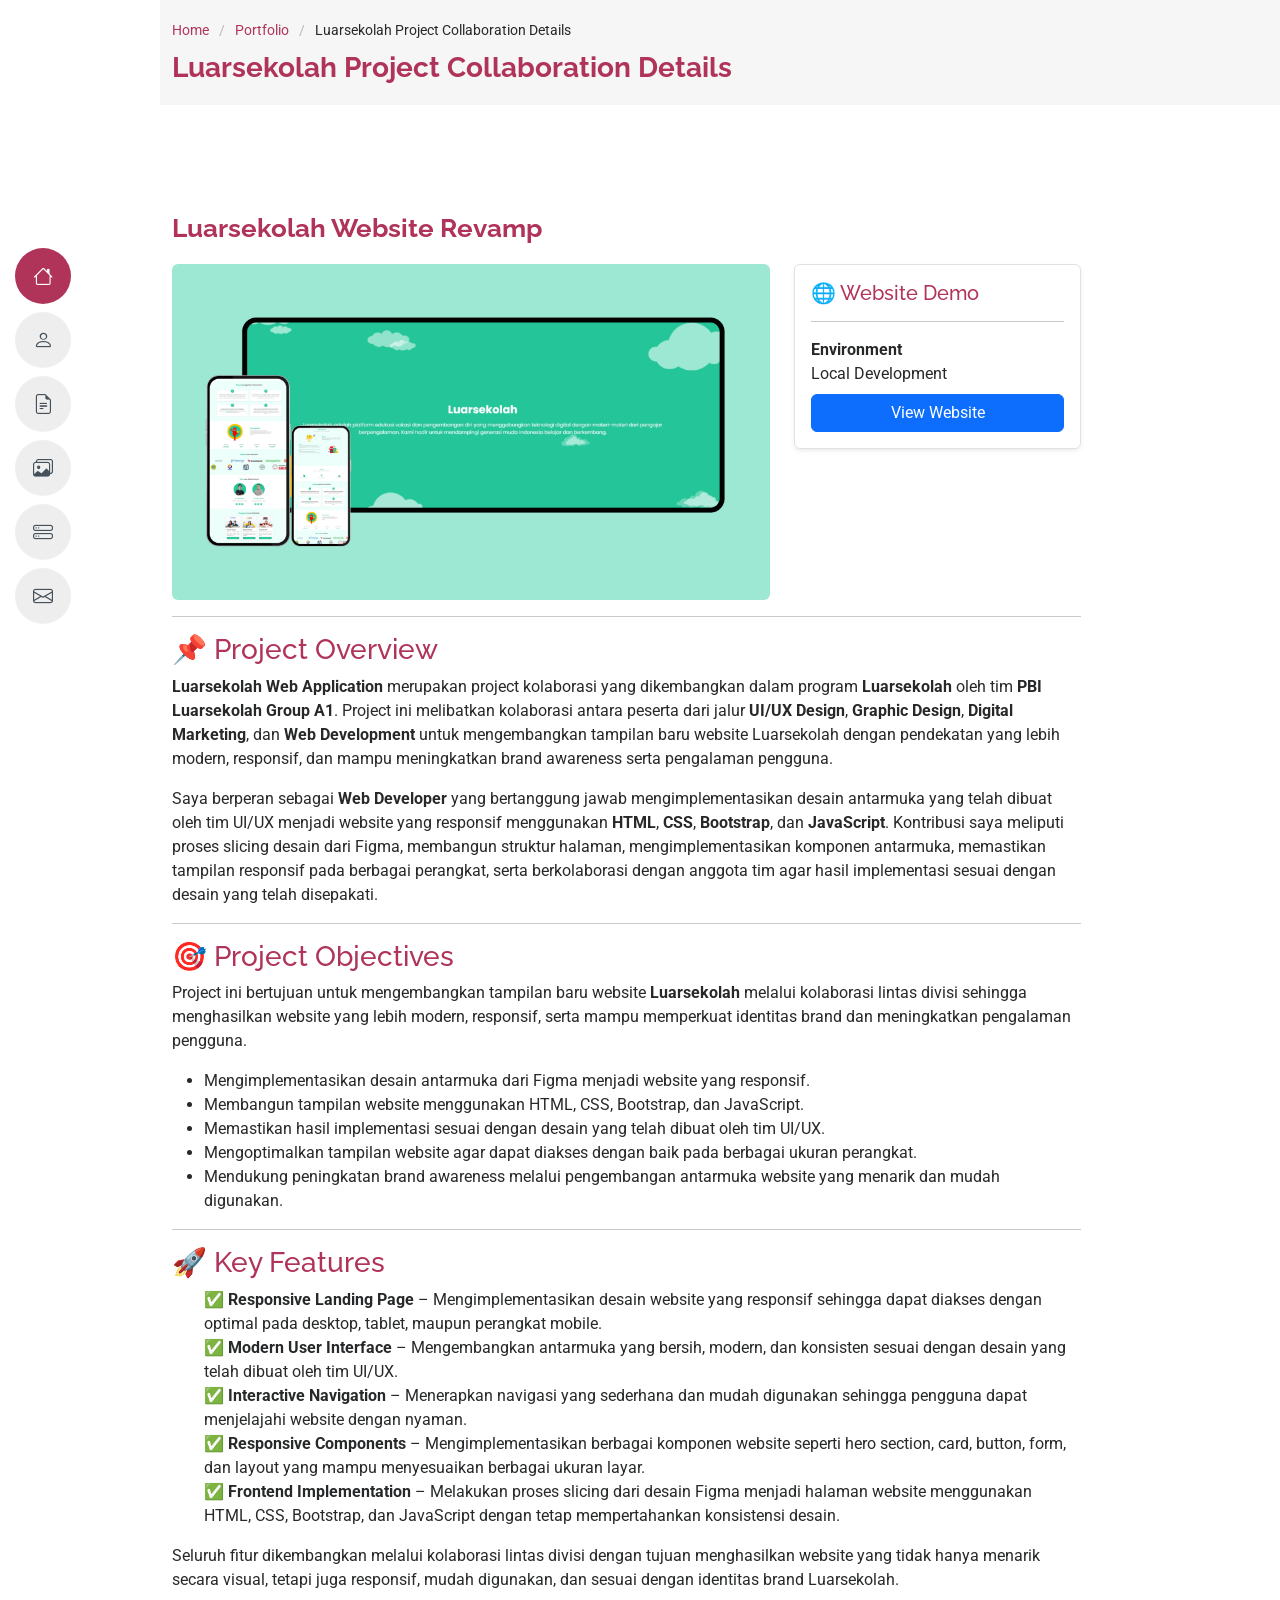
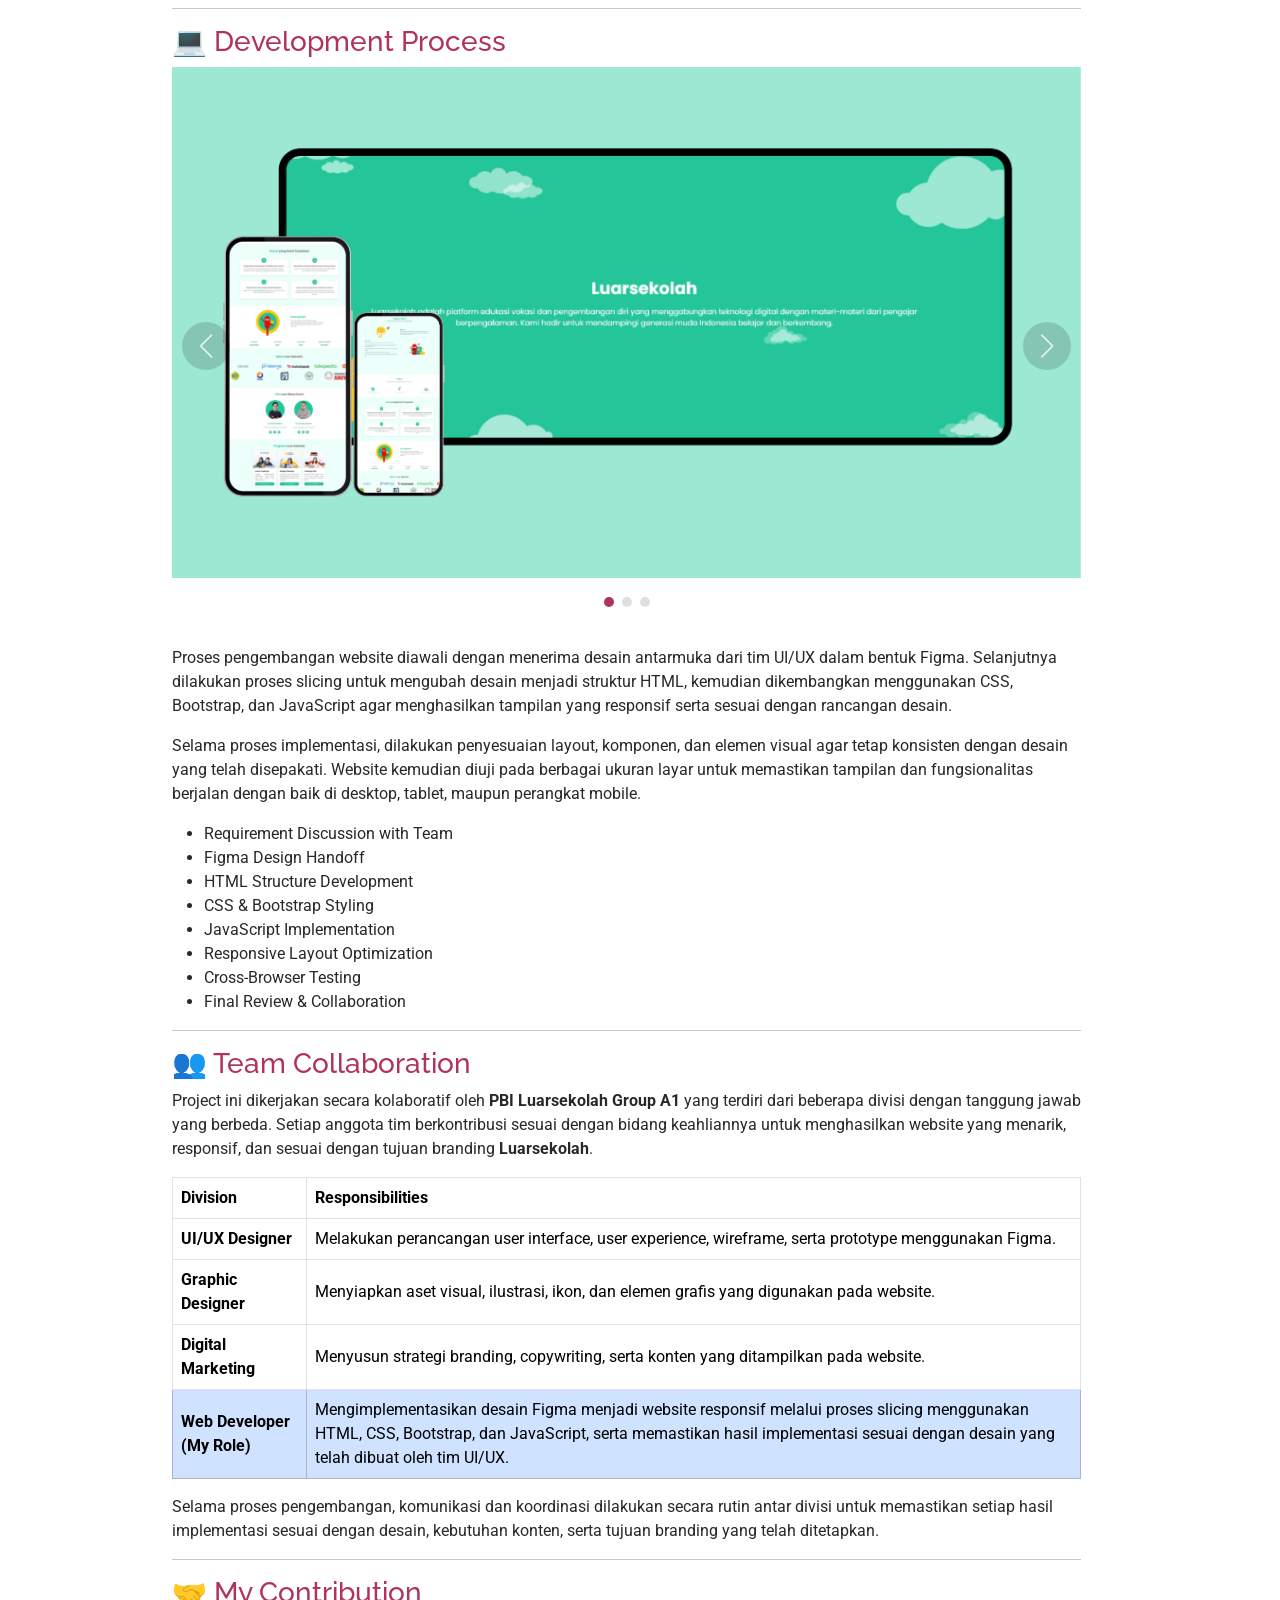
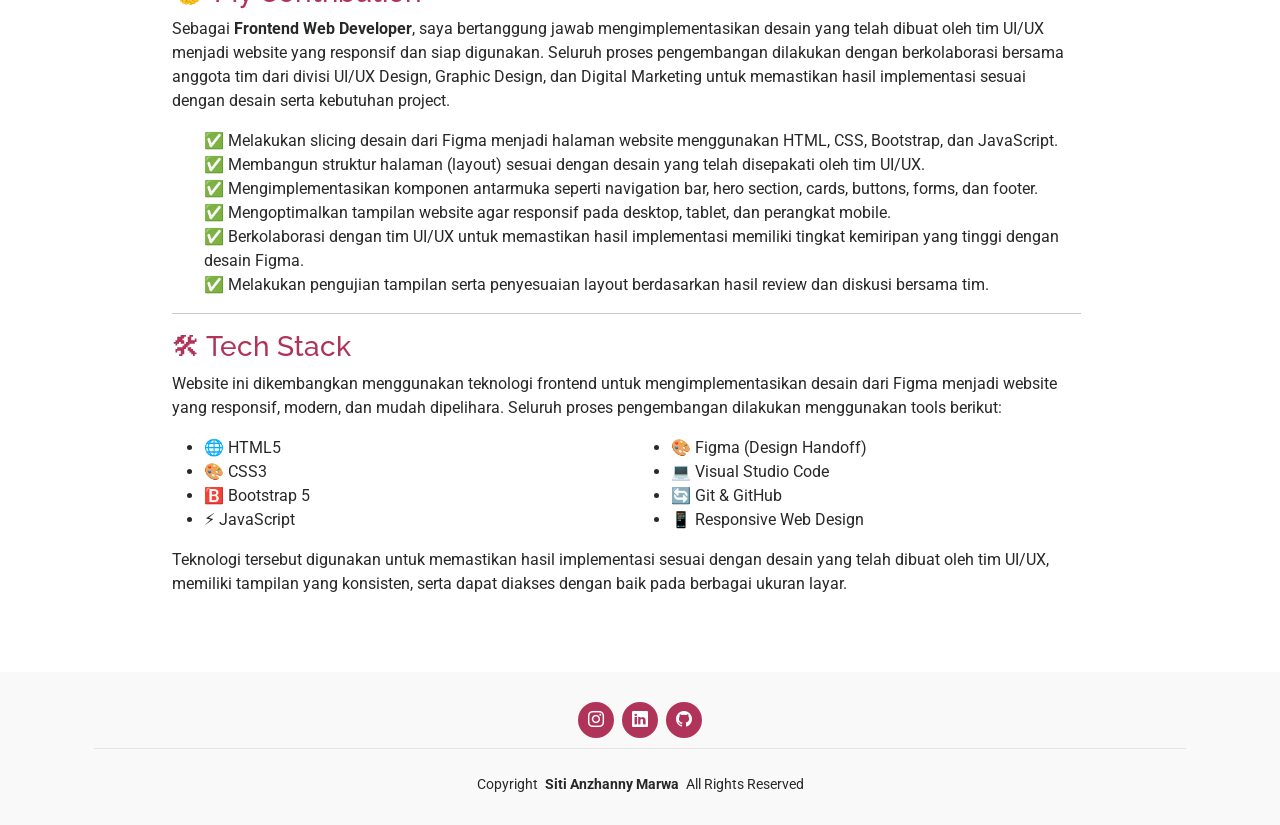
<file: luarsekolah-porto-collab-details.html>
<!doctype html>
<html lang="en">
  <head>
    <meta charset="utf-8" />
    <meta content="width=device-width, initial-scale=1.0" name="viewport" />
    <title>Luarsekolah Project Collaboration Details</title>
    <meta content="" name="description" />
    <meta content="" name="keywords" />

    <!-- Favicons -->
    <link href="assets/img/favicon.png" rel="icon" />
    <link href="assets/img/apple-touch-icon.png" rel="apple-touch-icon" />

    <!-- Fonts -->
    <link href="https://fonts.googleapis.com" rel="preconnect" />
    <link href="https://fonts.gstatic.com" rel="preconnect" crossorigin />
    <link
      href="https://fonts.googleapis.com/css2?family=Roboto:ital,wght@0,100;0,300;0,400;0,500;0,700;0,900;1,100;1,300;1,400;1,500;1,700;1,900&family=Poppins:ital,wght@0,100;0,200;0,300;0,400;0,500;0,600;0,700;0,800;0,900;1,100;1,200;1,300;1,400;1,500;1,600;1,700;1,800;1,900&family=Raleway:ital,wght@0,100;0,200;0,300;0,400;0,500;0,600;0,700;0,800;0,900;1,100;1,200;1,300;1,400;1,500;1,600;1,700;1,800;1,900&display=swap"
      rel="stylesheet"
    />

    <!-- Vendor CSS Files -->
    <link
      href="assets/vendor/bootstrap/css/bootstrap.min.css"
      rel="stylesheet"
    />
    <link
      href="assets/vendor/bootstrap-icons/bootstrap-icons.css"
      rel="stylesheet"
    />
    <link href="assets/vendor/aos/aos.css" rel="stylesheet" />
    <link
      href="assets/vendor/glightbox/css/glightbox.min.css"
      rel="stylesheet"
    />
    <link href="assets/vendor/swiper/swiper-bundle.min.css" rel="stylesheet" />

    <!-- Main CSS File -->
    <link href="assets/css/main.css" rel="stylesheet" />

    <!-- =======================================================
  * Template Name: MyResume
  * Template URL: https://bootstrapmade.com/free-html-bootstrap-template-my-resume/
  * Updated: Jun 29 2024 with Bootstrap v5.3.3
  * Author: BootstrapMade.com
  * License: https://bootstrapmade.com/license/
  ======================================================== -->
  </head>

  <body class="portfolio-details-page">
    <header
      id="header"
      class="header d-flex flex-column justify-content-center"
    >
      <i class="header-toggle d-xl-none bi bi-list"></i>

          <nav id="navmenu" class="navmenu">
      <ul>
        <li><a href="index.html" class="active"><i class="bi bi-house navicon"></i><span>Home</span></a></li>
        <li><a href="#about"><i class="bi bi-person navicon"></i><span>About</span></a></li>
        <li><a href="#resume"><i class="bi bi-file-earmark-text navicon"></i><span>Resume</span></a></li>
        <li><a href="#portfolio"><i class="bi bi-images navicon"></i><span>Portfolio</span></a></li>
        <li><a href="#services"><i class="bi bi-hdd-stack navicon"></i><span>Services</span></a></li>
        <li><a href="#contact"><i class="bi bi-envelope navicon"></i><span>Contact</span></a></li>
      </ul>
    </nav>
    </header>

    <main class="main">
      <!-- Page Title -->
      <div class="page-title" data-aos="fade">
        <div class="container">
          <nav class="breadcrumbs">
            <ol>
              <li><a href="index.html">Home</a></li>
              <li><a href="portfolio.html">Portfolio</a></li>
              <li class="current">Luarsekolah Project Collaboration Details</li>
            </ol>
          </nav>
          <h1>Luarsekolah Project Collaboration Details</h1>
        </div>
      </div>
      <!-- End Page Title -->

      <!-- Portfolio Details Section -->
      <section id="portfolio-details" class="portfolio-details section">
        <div class="container" data-aos="fade-up">

          <div class="row justify-content-between gy-4 mt-4">
            <!-- Portfolio Description -->
            <div class="col-lg-10" data-aos="fade-up">
              <div class="portfolio-description">
<h2>Luarsekolah Website Revamp</h2>

<div class="row align-items-start my-3">

  <!-- Website Preview -->
  <div class="col-md-8">
    <img
      src="assets/img/Luarsekolah-Portofolio/luar sekolah-1.png"
      class="img-fluid rounded"
      alt="User Registration & Data Management System"
    >
  </div>

  <!-- Demo Information -->
  <div class="col-lg-4">

    <div class="border rounded p-3 shadow-sm">

      <h5>🌐 Website Demo</h5>
      <hr>

      <p class="mb-2">
        <strong>Environment</strong><br>
        Local Development
      </p>

      <a href="http://127.0.0.1:5500/index.html"
         target="_blank"
         class="btn btn-primary w-100">
        View Website
      </a>

    </div>

  </div>

</div>
<hr />
<h3>📌 Project Overview</h3>

<p>
  <strong>Luarsekolah Web Application</strong> merupakan project kolaborasi
  yang dikembangkan dalam program <strong>Luarsekolah</strong> oleh tim
  <strong>PBI Luarsekolah Group A1</strong>. Project ini melibatkan kolaborasi
  antara peserta dari jalur <strong>UI/UX Design</strong>,
  <strong>Graphic Design</strong>, <strong>Digital Marketing</strong>, dan
  <strong>Web Development</strong> untuk mengembangkan tampilan baru website
  Luarsekolah dengan pendekatan yang lebih modern, responsif, dan mampu
  meningkatkan brand awareness serta pengalaman pengguna.
</p>

<p>
  Saya berperan sebagai <strong>Web Developer</strong> yang
  bertanggung jawab mengimplementasikan desain antarmuka yang telah dibuat
  oleh tim UI/UX menjadi website yang responsif menggunakan
  <strong>HTML</strong>, <strong>CSS</strong>,
  <strong>Bootstrap</strong>, dan <strong>JavaScript</strong>. Kontribusi saya
  meliputi proses slicing desain dari Figma, membangun struktur halaman,
  mengimplementasikan komponen antarmuka, memastikan tampilan responsif pada
  berbagai perangkat, serta berkolaborasi dengan anggota tim agar hasil
  implementasi sesuai dengan desain yang telah disepakati.
</p>

                <hr />

<!-- Project Objectives -->
<h3>🎯 Project Objectives</h3>

<p>
  Project ini bertujuan untuk mengembangkan tampilan baru website
  <strong>Luarsekolah</strong> melalui kolaborasi lintas divisi sehingga
  menghasilkan website yang lebih modern, responsif, serta mampu memperkuat
  identitas brand dan meningkatkan pengalaman pengguna.
</p>

<ul>
  <li>Mengimplementasikan desain antarmuka dari Figma menjadi website yang responsif.</li>
  <li>Membangun tampilan website menggunakan HTML, CSS, Bootstrap, dan JavaScript.</li>
  <li>Memastikan hasil implementasi sesuai dengan desain yang telah dibuat oleh tim UI/UX.</li>
  <li>Mengoptimalkan tampilan website agar dapat diakses dengan baik pada berbagai ukuran perangkat.</li>
  <li>Mendukung peningkatan brand awareness melalui pengembangan antarmuka website yang menarik dan mudah digunakan.</li>
</ul>
                <hr />

<!-- Key Features -->
<h3>🚀 Key Features</h3>

<ul>
  <li style="list-style-type: none">
    ✅ <strong>Responsive Landing Page</strong> – Mengimplementasikan desain
    website yang responsif sehingga dapat diakses dengan optimal pada desktop,
    tablet, maupun perangkat mobile.
  </li>

  <li style="list-style-type: none">
    ✅ <strong>Modern User Interface</strong> – Mengembangkan antarmuka yang
    bersih, modern, dan konsisten sesuai dengan desain yang telah dibuat oleh
    tim UI/UX.
  </li>

  <li style="list-style-type: none">
    ✅ <strong>Interactive Navigation</strong> – Menerapkan navigasi yang
    sederhana dan mudah digunakan sehingga pengguna dapat menjelajahi website
    dengan nyaman.
  </li>

  <li style="list-style-type: none">
    ✅ <strong>Responsive Components</strong> – Mengimplementasikan berbagai
    komponen website seperti hero section, card, button, form, dan layout yang
    mampu menyesuaikan berbagai ukuran layar.
  </li>

  <li style="list-style-type: none">
    ✅ <strong>Frontend Implementation</strong> – Melakukan proses slicing dari
    desain Figma menjadi halaman website menggunakan HTML, CSS, Bootstrap,
    dan JavaScript dengan tetap mempertahankan konsistensi desain.
  </li>
</ul>

<p>
  Seluruh fitur dikembangkan melalui kolaborasi lintas divisi dengan tujuan
  menghasilkan website yang tidak hanya menarik secara visual, tetapi juga
  responsif, mudah digunakan, dan sesuai dengan identitas brand Luarsekolah.
</p>

<hr />

<!-- Development Process -->
<h3>💻 Development Process</h3>

<div class="portfolio-details-slider swiper init-swiper mb-4">
  <script type="application/json" class="swiper-config">
    {
      "loop": true,
      "speed": 600,
      "autoplay": {
        "delay": 4000
      },
      "slidesPerView": 1,
      "navigation": {
        "nextEl": ".swiper-button-next",
        "prevEl": ".swiper-button-prev"
      },
      "pagination": {
        "el": ".swiper-pagination",
        "clickable": true
      }
    }
  </script>

  <div class="swiper-wrapper">

    <div class="swiper-slide">
                <img src="assets/img/Luarsekolah-Portofolio/luar sekolah-1.png" alt="" />
              </div>

              <div class="swiper-slide">
                <img src="assets/img/Luarsekolah-Portofolio/luar sekolah-2.png" alt="" />
              </div>

              <div class="swiper-slide">
                <img src="assets/img/Luarsekolah-Portofolio/luar sekolah-3.png" alt="" />
              </div>

  </div>

  <div class="swiper-button-prev"></div>
  <div class="swiper-button-next"></div>
  <div class="swiper-pagination"></div>
</div>

<p>
  Proses pengembangan website diawali dengan menerima desain antarmuka dari
  tim UI/UX dalam bentuk Figma. Selanjutnya dilakukan proses slicing untuk
  mengubah desain menjadi struktur HTML, kemudian dikembangkan menggunakan
  CSS, Bootstrap, dan JavaScript agar menghasilkan tampilan yang responsif
  serta sesuai dengan rancangan desain.
</p>

<p>
  Selama proses implementasi, dilakukan penyesuaian layout, komponen, dan
  elemen visual agar tetap konsisten dengan desain yang telah disepakati.
  Website kemudian diuji pada berbagai ukuran layar untuk memastikan tampilan
  dan fungsionalitas berjalan dengan baik di desktop, tablet, maupun perangkat
  mobile.
</p>

<ul>
  <li>Requirement Discussion with Team</li>
  <li>Figma Design Handoff</li>
  <li>HTML Structure Development</li>
  <li>CSS & Bootstrap Styling</li>
  <li>JavaScript Implementation</li>
  <li>Responsive Layout Optimization</li>
  <li>Cross-Browser Testing</li>
  <li>Final Review & Collaboration</li>
</ul>

<hr />
<!-- Team Collaboration -->
<h3>👥 Team Collaboration</h3>

<p>
  Project ini dikerjakan secara kolaboratif oleh
  <strong>PBI Luarsekolah Group A1</strong> yang terdiri dari beberapa
  divisi dengan tanggung jawab yang berbeda. Setiap anggota tim
  berkontribusi sesuai dengan bidang keahliannya untuk menghasilkan website
  yang menarik, responsif, dan sesuai dengan tujuan branding
  <strong>Luarsekolah</strong>.
</p>

<div class="table-responsive">
  <table class="table table-bordered align-middle">
    <thead>
      <tr>
        <th>Division</th>
        <th>Responsibilities</th>
      </tr>
    </thead>

    <tbody>
      <tr>
        <td><strong>UI/UX Designer</strong></td>
        <td>
          Melakukan perancangan user interface, user experience, wireframe,
          serta prototype menggunakan Figma.
        </td>
      </tr>

      <tr>
        <td><strong>Graphic Designer</strong></td>
        <td>
          Menyiapkan aset visual, ilustrasi, ikon, dan elemen grafis yang
          digunakan pada website.
        </td>
      </tr>

      <tr>
        <td><strong>Digital Marketing</strong></td>
        <td>
          Menyusun strategi branding, copywriting, serta konten yang
          ditampilkan pada website.
        </td>
      </tr>

      <tr class="table-primary">
        <td><strong>Web Developer (My Role)</strong></td>
        <td>
          Mengimplementasikan desain Figma menjadi website responsif melalui
          proses slicing menggunakan HTML, CSS, Bootstrap, dan JavaScript,
          serta memastikan hasil implementasi sesuai dengan desain yang telah
          dibuat oleh tim UI/UX.
        </td>
      </tr>
    </tbody>
  </table>
</div>

<p>
  Selama proses pengembangan, komunikasi dan koordinasi dilakukan secara
  rutin antar divisi untuk memastikan setiap hasil implementasi sesuai
  dengan desain, kebutuhan konten, serta tujuan branding yang telah
  ditetapkan.
</p>

<hr />

<!-- My Contribution -->
<h3>🤝 My Contribution</h3>

<p>
  Sebagai <strong>Frontend Web Developer</strong>, saya bertanggung jawab
  mengimplementasikan desain yang telah dibuat oleh tim UI/UX menjadi website
  yang responsif dan siap digunakan. Seluruh proses pengembangan dilakukan
  dengan berkolaborasi bersama anggota tim dari divisi UI/UX Design,
  Graphic Design, dan Digital Marketing untuk memastikan hasil implementasi
  sesuai dengan desain serta kebutuhan project.
</p>

<ul>
  <li style="list-style-type: none">
    ✅ Melakukan slicing desain dari Figma menjadi halaman website menggunakan HTML, CSS, Bootstrap, dan JavaScript.
  </li>

  <li style="list-style-type: none">
    ✅ Membangun struktur halaman (layout) sesuai dengan desain yang telah disepakati oleh tim UI/UX.
  </li>

  <li style="list-style-type: none">
    ✅ Mengimplementasikan komponen antarmuka seperti navigation bar, hero section, cards, buttons, forms, dan footer.
  </li>

  <li style="list-style-type: none">
    ✅ Mengoptimalkan tampilan website agar responsif pada desktop, tablet, dan perangkat mobile.
  </li>

  <li style="list-style-type: none">
    ✅ Berkolaborasi dengan tim UI/UX untuk memastikan hasil implementasi memiliki tingkat kemiripan yang tinggi dengan desain Figma.
  </li>

  <li style="list-style-type: none">
    ✅ Melakukan pengujian tampilan serta penyesuaian layout berdasarkan hasil review dan diskusi bersama tim.
  </li>
</ul>

<hr />

<!-- Tech Stack -->
<h3>🛠 Tech Stack</h3>

<p>
  Website ini dikembangkan menggunakan teknologi frontend untuk
  mengimplementasikan desain dari Figma menjadi website yang responsif,
  modern, dan mudah dipelihara. Seluruh proses pengembangan dilakukan
  menggunakan tools berikut:
</p>

<div class="row">

  <div class="col-md-6">
    <ul>
      <li>🌐 HTML5</li>
      <li>🎨 CSS3</li>
      <li>🅱️ Bootstrap 5</li>
      <li>⚡ JavaScript</li>
    </ul>
  </div>

  <div class="col-md-6">
    <ul>
      <li>🎨 Figma (Design Handoff)</li>
      <li>💻 Visual Studio Code</li>
      <li>🔄 Git & GitHub</li>
      <li>📱 Responsive Web Design</li>
    </ul>
  </div>

</div>

<p>
  Teknologi tersebut digunakan untuk memastikan hasil implementasi sesuai
  dengan desain yang telah dibuat oleh tim UI/UX, memiliki tampilan yang
  konsisten, serta dapat diakses dengan baik pada berbagai ukuran layar.
</p>
              </div>
            </div>
      </section>
      <!-- /Portfolio Details Section -->
    </main>

    <footer id="footer" class="footer position-relative light-background">
      <div class="container">
        <div class="container">
             <div class="social-links d-flex justify-content-center" style="margin-bottom: 10px ">
              <a href="https://instagram.com/sanzhanym" target="_blank"><i class="bi bi-instagram"></i></a>
              <a href="https://linkedin.com/in/sanzhanym" target="_blank"><i class="bi bi-linkedin"></i></a>
              <a href="https://github.com/anzhanny" target="_blank"><i class="bi bi-github"></i></a>
            </div>
          <div class="copyright">
            <span>Copyright</span>
            <strong class="px-1 sitename">Siti Anzhanny Marwa</strong>
            <span>All Rights Reserved</span>
          </div>
        </div>
      </div>
    </footer>

    <!-- Scroll Top -->
    <a
      href="#"
      id="scroll-top"
      class="scroll-top d-flex align-items-center justify-content-center"
      ><i class="bi bi-arrow-up-short"></i
    ></a>

    <!-- Preloader -->
    <div id="preloader"></div>

    <!-- Vendor JS Files -->
    <script src="assets/vendor/bootstrap/js/bootstrap.bundle.min.js"></script>
    <script src="assets/vendor/php-email-form/validate.js"></script>
    <script src="assets/vendor/aos/aos.js"></script>
    <script src="assets/vendor/typed.js/typed.umd.js"></script>
    <script src="assets/vendor/purecounter/purecounter_vanilla.js"></script>
    <script src="assets/vendor/waypoints/noframework.waypoints.js"></script>
    <script src="assets/vendor/glightbox/js/glightbox.min.js"></script>
    <script src="assets/vendor/imagesloaded/imagesloaded.pkgd.min.js"></script>
    <script src="assets/vendor/isotope-layout/isotope.pkgd.min.js"></script>
    <script src="assets/vendor/swiper/swiper-bundle.min.js"></script>

    <!-- Main JS File -->
    <script src="assets/js/main.js"></script>
  </body>
</html>
</file>
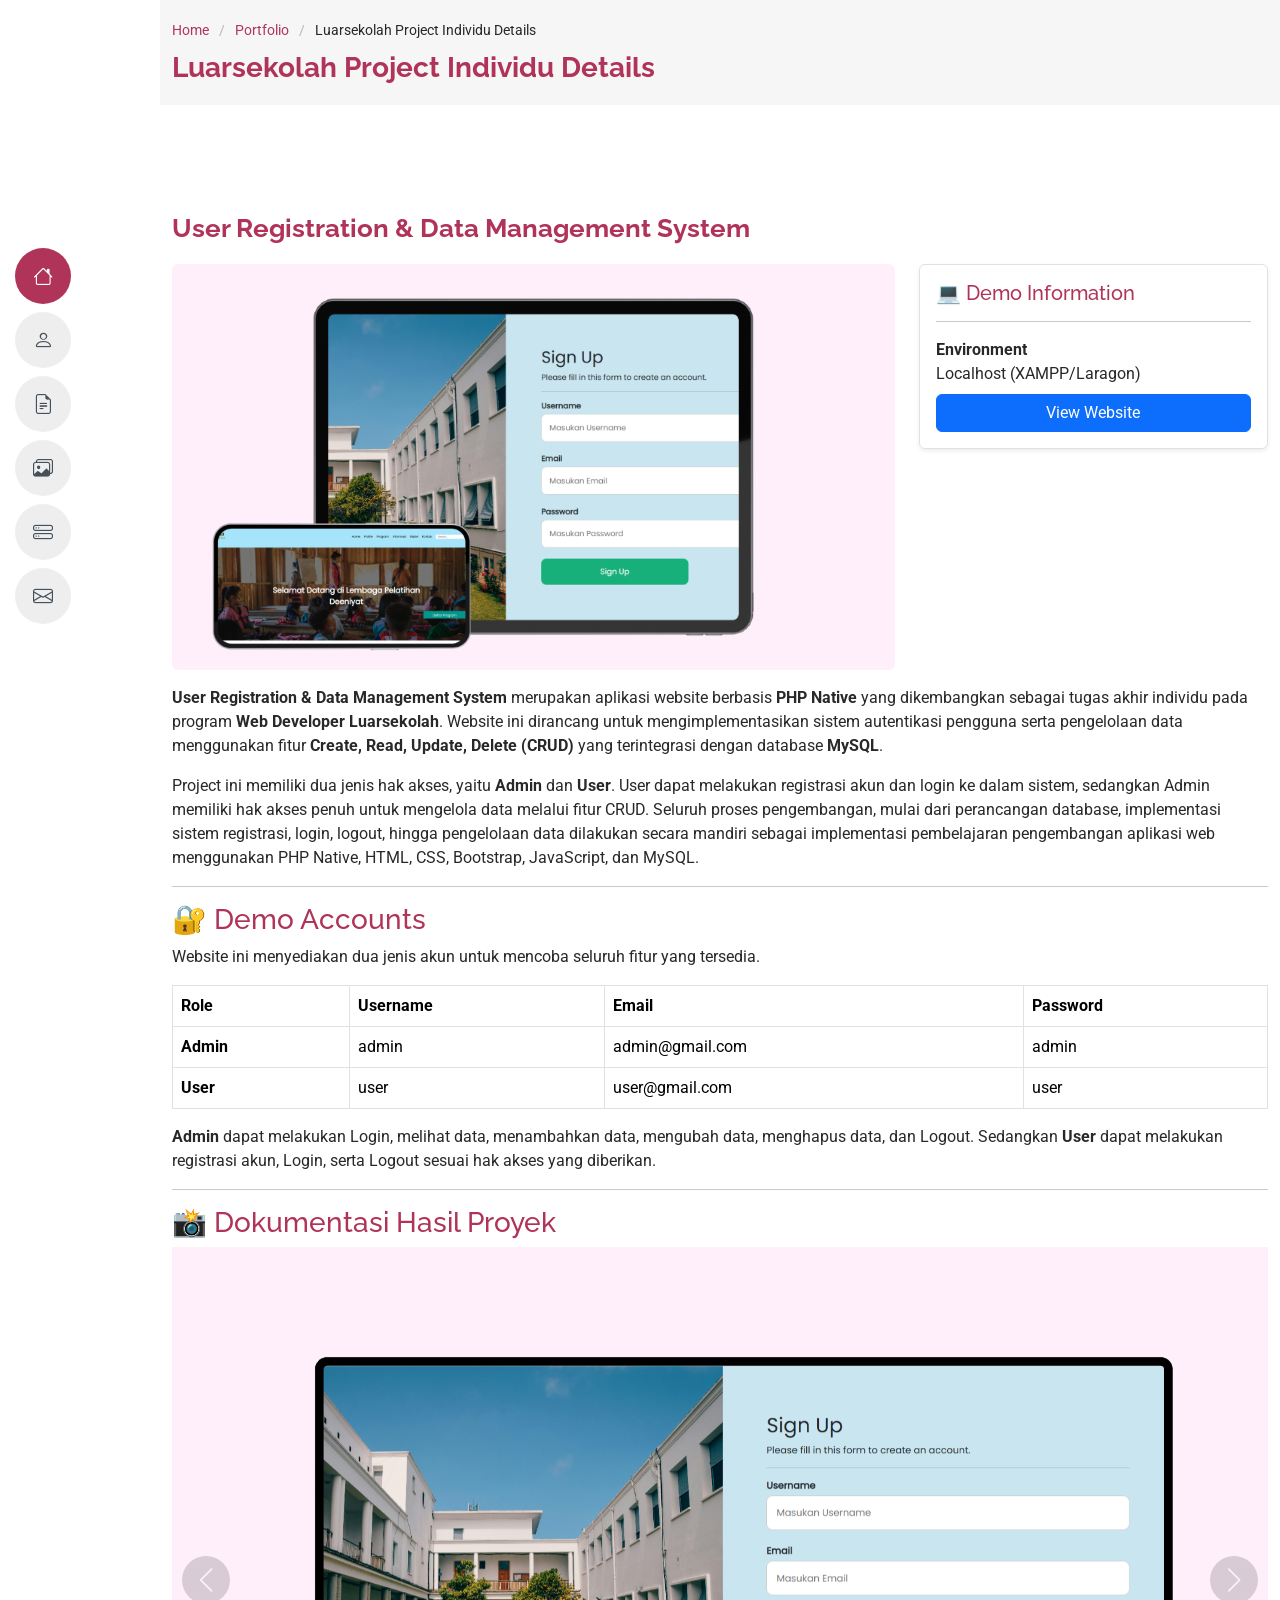
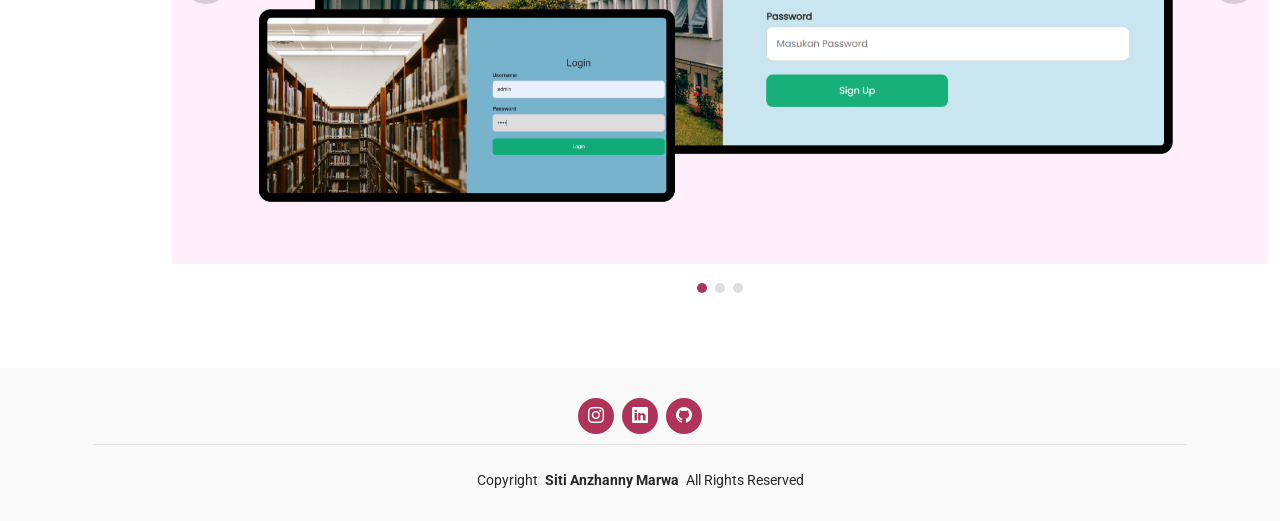
<file: luarsekolah-porto-individu-details.html>
<!doctype html>
<html lang="en">
  <head>
    <meta charset="utf-8" />
    <meta content="width=device-width, initial-scale=1.0" name="viewport" />
    <title>Luarsekolah Project Individu Details</title>
    <meta content="" name="description" />
    <meta content="" name="keywords" />

    <!-- Favicons -->
    <link href="assets/img/favicon.png" rel="icon" />
    <link href="assets/img/apple-touch-icon.png" rel="apple-touch-icon" />

    <!-- Fonts -->
    <link href="https://fonts.googleapis.com" rel="preconnect" />
    <link href="https://fonts.gstatic.com" rel="preconnect" crossorigin />
    <link
      href="https://fonts.googleapis.com/css2?family=Roboto:ital,wght@0,100;0,300;0,400;0,500;0,700;0,900;1,100;1,300;1,400;1,500;1,700;1,900&family=Poppins:ital,wght@0,100;0,200;0,300;0,400;0,500;0,600;0,700;0,800;0,900;1,100;1,200;1,300;1,400;1,500;1,600;1,700;1,800;1,900&family=Raleway:ital,wght@0,100;0,200;0,300;0,400;0,500;0,600;0,700;0,800;0,900;1,100;1,200;1,300;1,400;1,500;1,600;1,700;1,800;1,900&display=swap"
      rel="stylesheet"
    />

    <!-- Vendor CSS Files -->
    <link
      href="assets/vendor/bootstrap/css/bootstrap.min.css"
      rel="stylesheet"
    />
    <link
      href="assets/vendor/bootstrap-icons/bootstrap-icons.css"
      rel="stylesheet"
    />
    <link href="assets/vendor/aos/aos.css" rel="stylesheet" />
    <link
      href="assets/vendor/glightbox/css/glightbox.min.css"
      rel="stylesheet"
    />
    <link href="assets/vendor/swiper/swiper-bundle.min.css" rel="stylesheet" />

    <!-- Main CSS File -->
    <link href="assets/css/main.css" rel="stylesheet" />

    <!-- =======================================================
  * Template Name: MyResume
  * Template URL: https://bootstrapmade.com/free-html-bootstrap-template-my-resume/
  * Updated: Jun 29 2024 with Bootstrap v5.3.3
  * Author: BootstrapMade.com
  * License: https://bootstrapmade.com/license/
  ======================================================== -->
  </head>

  <body class="portfolio-details-page">
    <header
      id="header"
      class="header d-flex flex-column justify-content-center"
    >
      <i class="header-toggle d-xl-none bi bi-list"></i>

          <nav id="navmenu" class="navmenu">
      <ul>
        <li><a href="index.html" class="active"><i class="bi bi-house navicon"></i><span>Home</span></a></li>
        <li><a href="#about"><i class="bi bi-person navicon"></i><span>About</span></a></li>
        <li><a href="#resume"><i class="bi bi-file-earmark-text navicon"></i><span>Resume</span></a></li>
        <li><a href="#portfolio"><i class="bi bi-images navicon"></i><span>Portfolio</span></a></li>
        <li><a href="#services"><i class="bi bi-hdd-stack navicon"></i><span>Services</span></a></li>
        <li><a href="#contact"><i class="bi bi-envelope navicon"></i><span>Contact</span></a></li>
      </ul>
    </nav>
    </header>

    <main class="main">
      <!-- Page Title -->
      <div class="page-title" data-aos="fade">
        <div class="container">
          <nav class="breadcrumbs">
            <ol>
              <li><a href="index.html">Home</a></li>
              <li><a href="portfolio.html">Portfolio</a></li>
              <li class="current">Luarsekolah Project Individu Details</li>
            </ol>
          </nav>
          <h1>Luarsekolah Project Individu Details</h1>
        </div>
      </div>
      <!-- End Page Title -->

      <!-- Portfolio Details Section -->
      <section id="portfolio-details" class="portfolio-details section">
        <div class="container" data-aos="fade-up">
          <div class="row justify-content-between gy-4 mt-4">
            <!-- Portfolio Description -->
            <div class="col-lg-12" data-aos="fade-up">
              <div class="portfolio-description">
<h2>User Registration & Data Management System</h2>

<div class="row align-items-start my-3">

  <!-- Screenshot -->
  <div class="col-md-8">
    <img
      src="assets/img/Luarsekolah-Portofolio/luarsekolah-individu-1.png"
      class="img-fluid rounded"
      alt="User Registration & Data Management System"
    >
  </div>

  <!-- Demo Info -->
  <div class="col-md-4">

    <div class="border rounded p-3 shadow-sm">

      <h5>💻 Demo Information</h5>
      <hr>

      <p class="mb-2">
        <strong>Environment</strong><br>
        Localhost (XAMPP/Laragon)
      </p>


      <a href="http://localhost/Week-8-Tugas-Luarsekolah/"
         class="btn btn-primary w-100"
         target="_blank">
        View Website
      </a>

    </div>

  </div>

</div>

<p>
  <strong>User Registration & Data Management System</strong> merupakan
  aplikasi website berbasis <strong>PHP Native</strong> yang dikembangkan
  sebagai tugas akhir individu pada program
  <strong>Web Developer Luarsekolah</strong>. Website ini dirancang untuk
  mengimplementasikan sistem autentikasi pengguna serta pengelolaan data
  menggunakan fitur <strong>Create, Read, Update, Delete (CRUD)</strong>
  yang terintegrasi dengan database <strong>MySQL</strong>.
</p>

<p>
  Project ini memiliki dua jenis hak akses, yaitu
  <strong>Admin</strong> dan <strong>User</strong>. User dapat melakukan
  registrasi akun dan login ke dalam sistem, sedangkan Admin memiliki hak
  akses penuh untuk mengelola data melalui fitur CRUD. Seluruh proses
  pengembangan, mulai dari perancangan database, implementasi sistem
  registrasi, login, logout, hingga pengelolaan data dilakukan secara
  mandiri sebagai implementasi pembelajaran pengembangan aplikasi web
  menggunakan PHP Native, HTML, CSS, Bootstrap, JavaScript, dan MySQL.
</p>

<hr />

<!-- Demo Accounts -->
<h3>🔐 Demo Accounts</h3>

<p>
  Website ini menyediakan dua jenis akun untuk mencoba seluruh fitur yang
  tersedia.
</p>

<div class="table-responsive">
  <table class="table table-bordered align-middle">
    <thead>
      <tr>
        <th>Role</th>
        <th>Username</th>
        <th>Email</th>
        <th>Password</th>
      </tr>
    </thead>

    <tbody>
      <tr>
        <td><strong>Admin</strong></td>
        <td>admin</td>
        <td>admin@gmail.com</td>
        <td>admin</td>
      </tr>

      <tr>
        <td><strong>User</strong></td>
        <td>user</td>
        <td>user@gmail.com</td>
        <td>user</td>
      </tr>
    </tbody>
  </table>
</div>

<p>
  <strong>Admin</strong> dapat melakukan Login, melihat data, menambahkan
  data, mengubah data, menghapus data, dan Logout. Sedangkan
  <strong>User</strong> dapat melakukan registrasi akun, Login, serta Logout
  sesuai hak akses yang diberikan.
</p>
<hr />


                <h3>📸 Dokumentasi Hasil Proyek</h3>
<div class="portfolio-details-slider swiper init-swiper">
            <script type="application/json" class="swiper-config">
              {
                "loop": true,
                "speed": 600,
                "autoplay": {
                  "delay": 5000
                },
                "slidesPerView": "auto",
                "navigation": {
                  "nextEl": ".swiper-button-next",
                  "prevEl": ".swiper-button-prev"
                },
                "pagination": {
                  "el": ".swiper-pagination",
                  "type": "bullets",
                  "clickable": true
                }
              }
            </script>
            
            <div class="swiper-wrapper align-items-center">
              <div class="swiper-slide">
                <img src="assets/img/Luarsekolah-Portofolio/luarsekolah-individu-2.png" alt="" />
              </div>

              <div class="swiper-slide">
                <img src="assets/img/Luarsekolah-Portofolio/luarsekolah-individu-admin.png" alt="" />
              </div>

              <div class="swiper-slide">
                <img src="assets/img/Luarsekolah-Portofolio/luarsekolah-individu-user.png" alt="" />
              </div>
            </div>
            <div class="swiper-button-prev"></div>
            <div class="swiper-button-next"></div>
            <div class="swiper-pagination"></div>
          </div>
              </div>
            </div>

            <!-- Project Information -->
           
      </section>
      <!-- /Portfolio Details Section -->
    </main>

    <footer id="footer" class="footer position-relative light-background">
      <div class="container">
        <div class="container">
             <div class="social-links d-flex justify-content-center" style="margin-bottom: 10px ">
              <a href="https://instagram.com/sanzhanym" target="_blank"><i class="bi bi-instagram"></i></a>
              <a href="https://linkedin.com/in/sanzhanym" target="_blank"><i class="bi bi-linkedin"></i></a>
              <a href="https://github.com/anzhanny" target="_blank"><i class="bi bi-github"></i></a>
            </div>
          <div class="copyright">
            <span>Copyright</span>
            <strong class="px-1 sitename">Siti Anzhanny Marwa</strong>
            <span>All Rights Reserved</span>
          </div>
        </div>
      </div>
    </footer>

    <!-- Scroll Top -->
    <a
      href="#"
      id="scroll-top"
      class="scroll-top d-flex align-items-center justify-content-center"
      ><i class="bi bi-arrow-up-short"></i
    ></a>

    <!-- Preloader -->
    <div id="preloader"></div>

    <!-- Vendor JS Files -->
    <script src="assets/vendor/bootstrap/js/bootstrap.bundle.min.js"></script>
    <script src="assets/vendor/php-email-form/validate.js"></script>
    <script src="assets/vendor/aos/aos.js"></script>
    <script src="assets/vendor/typed.js/typed.umd.js"></script>
    <script src="assets/vendor/purecounter/purecounter_vanilla.js"></script>
    <script src="assets/vendor/waypoints/noframework.waypoints.js"></script>
    <script src="assets/vendor/glightbox/js/glightbox.min.js"></script>
    <script src="assets/vendor/imagesloaded/imagesloaded.pkgd.min.js"></script>
    <script src="assets/vendor/isotope-layout/isotope.pkgd.min.js"></script>
    <script src="assets/vendor/swiper/swiper-bundle.min.js"></script>

    <!-- Main JS File -->
    <script src="assets/js/main.js"></script>
  </body>
</html>
</file>
<file: assets/css/main.css>
/**
* Template Name: MyResume
* Template URL: https://bootstrapmade.com/free-html-bootstrap-template-my-resume/
* Updated: Jun 29 2024 with Bootstrap v5.3.3
* Author: BootstrapMade.com
* License: https://bootstrapmade.com/license/
*/

/*--------------------------------------------------------------
# Font & Color Variables
# Help: https://bootstrapmade.com/color-system/
--------------------------------------------------------------*/
/* Fonts */
:root {
  --default-font: "Roboto",  system-ui, -apple-system, "Segoe UI", Roboto, "Helvetica Neue", Arial, "Noto Sans", "Liberation Sans", sans-serif, "Apple Color Emoji", "Segoe UI Emoji", "Segoe UI Symbol", "Noto Color Emoji";
  --heading-font: "Raleway",  sans-serif;
  --nav-font: "Poppins",  sans-serif;
}

/* Global Colors - The following color variables are used throughout the website. Updating them here will change the color scheme of the entire website */
:root { 
  --background-color: #ffffff; /* Background color for the entire website, including individual sections */
  --default-color: #272829; /* Default color used for the majority of the text content across the entire website */
  --heading-color: #b03459; /* Color for headings, subheadings and title throughout the website */
  --accent-color: #b03459; /* Accent color that represents your brand on the website. It's used for buttons, links, and other elements that need to stand out */
  --surface-color: #ffffff; /* The surface color is used as a background of boxed elements within sections, such as cards, icon boxes, or other elements that require a visual separation from the global background. */
  --contrast-color: #ffffff; /* Contrast color for text, ensuring readability against backgrounds of accent, heading, or default colors. */
}

/* Nav Menu Colors - The following color variables are used specifically for the navigation menu. They are separate from the global colors to allow for more customization options */
:root {
  --nav-color: #45505b;  /* The default color of the main navmenu links */
  --nav-hover-color: #b03459; /* Applied to main navmenu links when they are hovered over or active */
  --nav-mobile-background-color: #ffffff; /* Used as the background color for mobile navigation menu */
  --nav-dropdown-background-color: #ffffff; /* Used as the background color for dropdown items that appear when hovering over primary navigation items */
  --nav-dropdown-color: #212529; /* Used for navigation links of the dropdown items in the navigation menu. */
  --nav-dropdown-hover-color: #b03459; /* Similar to --nav-hover-color, this color is applied to dropdown navigation links when they are hovered over. */
}

/* Color Presets - These classes override global colors when applied to any section or element, providing reuse of the sam color scheme. */

.light-background {
  --background-color: #f9f9f9;
  --surface-color: #ffffff;
}

.dark-background {
  --background-color: #060606;
  --default-color: #ffffff;
  --heading-color: #ffffff;
  --surface-color: #252525;
  --contrast-color: #ffffff;
}

/* Smooth scroll */
:root {
  scroll-behavior: smooth;
}

/*--------------------------------------------------------------
# General Styling & Shared Classes
--------------------------------------------------------------*/
body {
  color: var(--default-color);
  background-color: var(--background-color);
  font-family: var(--default-font);
}

a {
  color: var(--accent-color);
  text-decoration: none;
  transition: 0.3s;
}

a:hover {
  color: color-mix(in srgb, var(--accent-color), transparent 25%);
  text-decoration: none;
}

h1,
h2,
h3,
h4,
h5,
h6 {
  color: var(--heading-color);
  font-family: var(--heading-font);
}

/* PHP Email Form Messages
------------------------------*/
.php-email-form .error-message {
  display: none;
  background: #df1529;
  color: #ffffff;
  text-align: left;
  padding: 15px;
  margin-bottom: 24px;
  font-weight: 600;
}

.php-email-form .sent-message {
  display: none;
  color: #ffffff;
  background: #059652;
  text-align: center;
  padding: 15px;
  margin-bottom: 24px;
  font-weight: 600;
}

.php-email-form .loading {
  display: none;
  background: var(--surface-color);
  text-align: center;
  padding: 15px;
  margin-bottom: 24px;
}

.php-email-form .loading:before {
  content: "";
  display: inline-block;
  border-radius: 50%;
  width: 24px;
  height: 24px;
  margin: 0 10px -6px 0;
  border: 3px solid var(--accent-color);
  border-top-color: var(--surface-color);
  animation: php-email-form-loading 1s linear infinite;
}

@keyframes php-email-form-loading {
  0% {
    transform: rotate(0deg);
  }

  100% {
    transform: rotate(360deg);
  }
}

/*--------------------------------------------------------------
# Global Header
--------------------------------------------------------------*/
.header {
  color: var(--default-color);
  position: fixed;
  top: 0;
  left: 0;
  bottom: 0;
  padding: 0 15px;
  transition: all ease-in-out 0.3s;
  overflow-y: auto;
  z-index: 997;
  min-width: 200px;
}

@media (max-width: 1199px) {
  .header {
    background-color: var(--background-color);
    border-right: 1px solid color-mix(in srgb, var(--default-color), transparent 90%);
    width: 300px;
    left: -100%;
  }
}

@media (min-width: 1200px) and (max-width: 1600px) {
  .header~main {
    margin-left: 160px;
  }

  .header~main .hero {
    margin-left: -160px;
    width: 100vw;
  }
}

.header.header-show {
  left: 0;
}

.header .header-toggle {
  color: var(--contrast-color);
  background-color: var(--accent-color);
  font-size: 22px;
  display: flex;
  align-items: center;
  justify-content: center;
  width: 40px;
  height: 40px;
  border-radius: 50%;
  cursor: pointer;
  position: fixed;
  top: 15px;
  right: 15px;
  z-index: 9999;
  transition: background-color 0.3s;
}

.header .header-toggle:hover {
  color: var(--contrast-color);
  background-color: color-mix(in srgb, var(--accent-color) 90%, white 15%);
}

/*--------------------------------------------------------------
# Navigation Menu
--------------------------------------------------------------*/
.navmenu {
  padding: 0;
  z-index: 9997;
}

.navmenu ul {
  list-style: none;
  padding: 0 0 20px 0;
  margin: 0;
  width: 140px;
}

.navmenu a,
.navmenu a:focus {
  color: var(--nav-color);
  font-family: var(--nav-font);
  display: flex;
  align-items: center;
  padding: 10px 18px;
  margin-bottom: 8px;
  font-size: 15px;
  border-radius: 50px;
  background: color-mix(in srgb, var(--default-color), transparent 92%);
  height: 56px;
  width: 100%;
  overflow: hidden;
  transition: 0.3s;
}

.navmenu a i,
.navmenu a:focus i {
  font-size: 20px;
}

.navmenu a span,
.navmenu a:focus span {
  padding: 0 5px 0 7px;
}

@media (min-width: 992px) {

  .navmenu a,
  .navmenu a:focus {
    max-width: 56px;
  }

  .navmenu a span,
  .navmenu a:focus span {
    display: none;
  }
}

.navmenu a:hover,
.navmenu .active,
.navmenu .active:focus,
.navmenu li:hover>a {
  color: var(--contrast-color);
  background: var(--nav-hover-color);
}

.navmenu a:hover,
.navmenu li:hover>a {
  max-width: 100%;
  color: var(--contrast-color);
}

.navmenu a:hover span,
.navmenu li:hover>a span {
  display: block;
}

/*--------------------------------------------------------------
# Global Footer
--------------------------------------------------------------*/
.footer {
  color: var(--default-color);
  background-color: var(--background-color);
  font-size: 14px;
  text-align: center;
  padding: 30px 0;
  position: relative;
}

.footer h3 {
  font-size: 36px;
  font-weight: 700;
  position: relative;
  padding: 0;
  margin: 0 0 15px 0;
}

.footer p {
  font-size: 15;
  font-style: italic;
  padding: 0;
  margin: 0 0 30px 0;
}

.footer .social-links {
  margin: 0 0 30px 0;
}

.footer .social-links a {
  font-size: 16px;
  display: flex;
  align-items: center;
  justify-content: center;
  background: var(--accent-color);
  color: var(--contrast-color);
  line-height: 1;
  margin: 0 4px;
  border-radius: 50%;
  text-align: center;
  width: 36px;
  height: 36px;
  transition: 0.3s;
}

.footer .social-links a:hover {
  background: color-mix(in srgb, var(--accent-color), transparent 20%);
  text-decoration: none;
}

.footer .copyright {
  padding-top: 25px;
  border-top: 1px solid color-mix(in srgb, var(--default-color), transparent 90%);
}

.footer .credits {
  font-size: 13px;
  padding-top: 5px;
}

/*--------------------------------------------------------------
# Preloader
--------------------------------------------------------------*/
#preloader {
  position: fixed;
  inset: 0;
  z-index: 999999;
  overflow: hidden;
  background: var(--background-color);
  transition: all 0.6s ease-out;
}

#preloader:before {
  content: "";
  position: fixed;
  top: calc(50% - 30px);
  left: calc(50% - 30px);
  border: 6px solid #ffffff;
  border-color: var(--accent-color) transparent var(--accent-color) transparent;
  border-radius: 50%;
  width: 60px;
  height: 60px;
  animation: animate-preloader 1.5s linear infinite;
}

@keyframes animate-preloader {
  0% {
    transform: rotate(0deg);
  }

  100% {
    transform: rotate(360deg);
  }
}

/*--------------------------------------------------------------
# Scroll Top Button
--------------------------------------------------------------*/
.scroll-top {
  position: fixed;
  visibility: hidden;
  opacity: 0;
  right: 15px;
  bottom: -15px;
  z-index: 99999;
  background-color: var(--accent-color);
  width: 44px;
  height: 44px;
  border-radius: 50px;
  transition: all 0.4s;
}

.scroll-top i {
  font-size: 24px;
  color: var(--contrast-color);
  line-height: 0;
}

.scroll-top:hover {
  background-color: color-mix(in srgb, var(--accent-color), transparent 20%);
  color: var(--contrast-color);
}

.scroll-top.active {
  visibility: visible;
  opacity: 1;
  bottom: 15px;
}

/*--------------------------------------------------------------
# Disable aos animation delay on mobile devices
--------------------------------------------------------------*/
@media screen and (max-width: 768px) {
  [data-aos-delay] {
    transition-delay: 0 !important;
  }
}

/*--------------------------------------------------------------
# Global Page Titles & Breadcrumbs
--------------------------------------------------------------*/
.page-title {
  --background-color: color-mix(in srgb, var(--default-color), transparent 96%);
  color: var(--default-color);
  background-color: var(--background-color);
  padding: 20px 0;
  position: relative;
}

.page-title h1 {
  font-size: 28px;
  font-weight: 700;
  margin: 0;
}

.page-title .breadcrumbs ol {
  display: flex;
  flex-wrap: wrap;
  list-style: none;
  padding: 0 0 10px 0;
  margin: 0;
  font-size: 14px;
  font-weight: 400;
}

.page-title .breadcrumbs ol li+li {
  padding-left: 10px;
}

.page-title .breadcrumbs ol li+li::before {
  content: "/";
  display: inline-block;
  padding-right: 10px;
  color: color-mix(in srgb, var(--default-color), transparent 70%);
}

/*--------------------------------------------------------------
# Global Sections
--------------------------------------------------------------*/
section,
.section {
  color: var(--default-color);
  background-color: var(--background-color);
  padding: 60px 0;
  overflow: clip;
}

/*--------------------------------------------------------------
# Global Section Titles
--------------------------------------------------------------*/
.section-title {
  text-align: center;
  padding-bottom: 60px;
  position: relative;
}

.section-title h2 {
  font-size: 32px;
  font-weight: 700;
  margin-bottom: 20px;
  padding-bottom: 20px;
  position: relative;
}

.section-title h2:before {
  content: "";
  position: absolute;
  display: block;
  width: 160px;
  height: 1px;
  background: color-mix(in srgb, var(--default-color), transparent 60%);
  left: 0;
  right: 0;
  bottom: 1px;
  margin: auto;
}

.section-title h2::after {
  content: "";
  position: absolute;
  display: block;
  width: 60px;
  height: 3px;
  background: var(--accent-color);
  left: 0;
  right: 0;
  bottom: 0;
  margin: auto;
}

.section-title p {
  margin-bottom: 0;
}

/*--------------------------------------------------------------
# Hero Section
--------------------------------------------------------------*/

.hero {
  width: 100%;
  min-height: 100vh;
  position: relative;
  overflow: hidden;
}

.hero img {
  position: absolute;
  inset: 0;
  display: block;
  width: 100%;
  height: 120%;
  object-fit: cover;
  z-index: 1;
}

.hero:before {
  content: "";
  position: absolute;
  inset: 0;
  z-index: 2;
}

/* Konten utama */
.hero .container {
  position: absolute;
  left: 300px;   /* geser 30px ke kiri dari posisi sekarang */
  top: 385px;  /* geser 50px lebih ke bawah */
  z-index: 3;
  width: 950px;
}

.hero .row {
  justify-content: flex-end;
}

.hero h2 {
  color: #b03459;
  font-size: 45px;
  font-weight: 1000;
  margin-bottom: 15px;
  text-align: left;
}

.hero p {
  font-size: 24px;
  font-weight: 600;
  margin-bottom: 20px;
  text-align: left;
}

.hero p span {
  letter-spacing: 1px;
  border-bottom: 2px solid var(--accent-color);
}

.hero .social-links {
  margin-top: 25px;
  text-align: left;
}

.hero .social-links a {
  font-size: 22px;
  display: inline-block;
  color: #b03459;
  line-height: 1;
  margin: -5px 5px;
  transition: 0.3s;
}

.hero .social-links a:hover {
  color: var(--accent-color);
}

/* Tablet */
@media (max-width: 992px) {

  .hero .container {
    position: relative;
    right: auto;
    bottom: auto;
    width: 100%;
    padding: 0 20px;
    margin-top: 350px;
  }

  .hero h2 {
    font-size: 34px;
  }

  .hero p {
    font-size: 20px;
  }
}

/* Mobile */
@media (max-width: 768px) {

  .hero h2 {
    font-size: 28px;
  }

  .hero p {
    font-size: 18px;
  }
}

/*--------------------------------------------------------------
# About Section
--------------------------------------------------------------*/
.about .content h2 {
  font-weight: 700;
  font-size: 24px;
}

.about .content ul {
  list-style: none;
  padding: 0;
}

.about .content ul li {
  margin-bottom: 20px;
  display: flex;
  align-items: center;
}

.about .content ul strong {
  margin-right: 10px;
}

.about .content ul i {
  font-size: 16px;
  margin-right: 5px;
  color: var(--accent-color);
  line-height: 0;
}

/*--------------------------------------------------------------
# Stats Section
--------------------------------------------------------------*/
.stats i {
  background-color: var(--accent-color);
  color: var(--contrast-color);
  width: 54px;
  height: 54px;
  font-size: 24px;
  border-radius: 50px;
  display: inline-flex;
  align-items: center;
  justify-content: center;
  position: relative;
  z-index: 1;
}

.stats .stats-item {
  margin-top: 10px;
  width: 100%;
  position: relative;
  text-align: center;
  z-index: 0;
}

.stats .stats-item span {
  font-size: 36px;
  display: block;
  font-weight: 700;
  color: color-mix(in srgb, var(--default-color), transparent 20%);
}

.stats .stats-item p {
  padding: 0;
  margin: 0;
  color: color-mix(in srgb, var(--default-color), transparent 50%);
  font-size: 16px;
}

/*--------------------------------------------------------------
# Skills Section
--------------------------------------------------------------*/
.skills .progress {
  height: 60px;
  display: block;
  background: none;
  border-radius: 0;
}

.skills .progress .skill {
  color: var(--heading-color);
  padding: 0;
  margin: 0 0 6px 0;
  text-transform: uppercase;
  display: block;
  font-weight: 600;
  font-family: var(--heading-font);
}

.skills .progress .skill .val {
  float: right;
  font-style: normal;
}

.skills .progress-bar-wrap {
  background: color-mix(in srgb, var(--default-color), transparent 90%);
  height: 10px;
}

.skills .progress-bar {
  width: 1px;
  height: 10px;
  transition: 0.9s;
  background-color: var(--accent-color);
}

/*--------------------------------------------------------------
# Resume Section
--------------------------------------------------------------*/
.resume .resume-title {
  color: var(--heading-color);
  font-size: 26px;
  font-weight: 700;
  margin-top: 20px;
  margin-bottom: 20px;
}

.resume .resume-item {
  padding: 0 0 20px 20px;
  margin-top: -2px;
  border-left: 2px solid var(--accent-color);
  position: relative;
}

.resume .resume-item h4 {
  line-height: 18px;
  font-size: 18px;
  font-weight: 600;
  text-transform: uppercase;
  color: color-mix(in srgb, var(--default-color), transparent 20%);
  margin-bottom: 10px;
}

.resume .resume-item h5 {
  font-size: 16px;
  padding: 5px 15px;
  display: inline-block;
  font-weight: 600;
  margin-bottom: 10px;
}

.resume .resume-item ul {
  padding-left: 20px;
}

.resume .resume-item ul li {
  padding-bottom: 10px;
}

.resume .resume-item:last-child {
  padding-bottom: 0;
}

.resume .resume-item::before {
  content: "";
  position: absolute;
  width: 16px;
  height: 16px;
  border-radius: 50px;
  left: -9px;
  top: 0;
  background: var(--background-color);
  border: 2px solid var(--accent-color);
}

/*--------------------------------------------------------------
# Portfolio Section
--------------------------------------------------------------*/
.portfolio .portfolio-filters {
  padding: 0;
  margin: 0 auto 20px auto;
  list-style: none;
  text-align: center;
}

.portfolio .portfolio-filters li {
  cursor: pointer;
  display: inline-block;
  padding: 8px 20px 10px 20px;
  margin: 0;
  font-size: 15px;
  font-weight: 500;
  line-height: 1;
  margin-bottom: 5px;
  border-radius: 50px;
  transition: all 0.3s ease-in-out;
  font-family: var(--heading-font);
}

.portfolio .portfolio-filters li:hover,
.portfolio .portfolio-filters li.filter-active {
  color: var(--contrast-color);
  background-color: var(--accent-color);
}

.portfolio .portfolio-filters li:first-child {
  margin-left: 0;
}

.portfolio .portfolio-filters li:last-child {
  margin-right: 0;
}

@media (max-width: 575px) {
  .portfolio .portfolio-filters li {
    font-size: 14px;
    margin: 0 0 10px 0;
  }
}

.portfolio .portfolio-item {
  position: relative;
  overflow: hidden;
}

.portfolio .portfolio-item .portfolio-info {
  opacity: 0;
  position: absolute;
  left: 12px;
  right: 12px;
  bottom: -100%;
  z-index: 3;
  transition: all ease-in-out 0.5s;
  background: color-mix(in srgb, var(--background-color), transparent 10%);
  padding: 15px;
}

.portfolio .portfolio-item .portfolio-info h4 {
  font-size: 18px;
  font-weight: 600;
  padding-right: 50px;
}

.portfolio .portfolio-item .portfolio-info p {
  color: color-mix(in srgb, var(--default-color), transparent 30%);
  font-size: 14px;
  margin-bottom: 0;
  padding-right: 50px;
}

.portfolio .portfolio-item .portfolio-info .preview-link,
.portfolio .portfolio-item .portfolio-info .details-link {
  position: absolute;
  right: 50px;
  font-size: 24px;
  top: calc(50% - 14px);
  color: color-mix(in srgb, var(--default-color), transparent 30%);
  transition: 0.3s;
  line-height: 0;
}

.portfolio .portfolio-item .portfolio-info .preview-link:hover,
.portfolio .portfolio-item .portfolio-info .details-link:hover {
  color: var(--accent-color);
}

.portfolio .portfolio-item .portfolio-info .details-link {
  right: 14px;
  font-size: 28px;
}

.portfolio .portfolio-item:hover .portfolio-info {
  opacity: 1;
  bottom: 0;
}

/*--------------------------------------------------------------
# Services Section
--------------------------------------------------------------*/
.services .service-item {
  background-color: var(--surface-color);
  box-shadow: 0px 5px 90px 0px rgba(0, 0, 0, 0.1);
  height: 100%;
  padding: 60px 30px;
  text-align: center;
  transition: 0.3s;
  border-radius: 5px;
}

.services .service-item .icon {
  margin: 0 auto;
  width: 100px;
  height: 100px;
  display: flex;
  align-items: center;
  justify-content: center;
  transition: ease-in-out 0.3s;
  position: relative;
}

.services .service-item .icon i {
  font-size: 36px;
  transition: 0.5s;
  position: relative;
}

.services .service-item .icon svg {
  position: absolute;
  top: 0;
  left: 0;
}

.services .service-item .icon svg path {
  transition: 0.5s;
  fill: color-mix(in srgb, var(--default-color), transparent 95%);
}

.services .service-item h3 {
  font-weight: 700;
  margin: 10px 0 15px 0;
  font-size: 22px;
}

.services .service-item p {
  line-height: 24px;
  font-size: 14px;
  margin-bottom: 0;
}

.services .service-item:hover {
  box-shadow: 0px 5px 35px 0px rgba(0, 0, 0, 0.1);
}

.services .service-item.item-cyan i {
  color: #0dcaf0;
}

.services .service-item.item-cyan:hover .icon i {
  color: #fff;
}

.services .service-item.item-cyan:hover .icon path {
  fill: #0dcaf0;
}

.services .service-item.item-orange i {
  color: #fd7e14;
}

.services .service-item.item-orange:hover .icon i {
  color: #fff;
}

.services .service-item.item-orange:hover .icon path {
  fill: #fd7e14;
}

.services .service-item.item-teal i {
  color: #20c997;
}

.services .service-item.item-teal:hover .icon i {
  color: #fff;
}

.services .service-item.item-teal:hover .icon path {
  fill: #20c997;
}

.services .service-item.item-red i {
  color: #df1529;
}

.services .service-item.item-red:hover .icon i {
  color: #fff;
}

.services .service-item.item-red:hover .icon path {
  fill: #df1529;
}

.services .service-item.item-indigo i {
  color: #6610f2;
}

.services .service-item.item-indigo:hover .icon i {
  color: #fff;
}

.services .service-item.item-indigo:hover .icon path {
  fill: #6610f2;
}

.services .service-item.item-pink i {
  color: #f3268c;
}

.services .service-item.item-pink:hover .icon i {
  color: #fff;
}

.services .service-item.item-pink:hover .icon path {
  fill: #f3268c;
}

/*--------------------------------------------------------------
# Testimonials Section
--------------------------------------------------------------*/
.testimonials .testimonials-carousel,
.testimonials .testimonials-slider {
  overflow: hidden;
}

.testimonials .testimonial-item .testimonial-content {
  border-left: 3px solid var(--accent-color);
  padding-left: 30px;
}

.testimonials .testimonial-item .testimonial-img {
  border-radius: 50%;
  border: 4px solid var(--background-color);
  margin: 0 auto;
}

.testimonials .testimonial-item h3 {
  font-size: 20px;
  font-weight: bold;
  margin: 10px 0 5px 0;
}

.testimonials .testimonial-item h4 {
  font-size: 14px;
  color: color-mix(in srgb, var(--default-color), transparent 40%);
  margin: 0 0 10px 0;
}

.testimonials .testimonial-item .stars i {
  color: #ffc107;
  margin: 0 1px;
}

.testimonials .testimonial-item .quote-icon-left,
.testimonials .testimonial-item .quote-icon-right {
  color: color-mix(in srgb, var(--accent-color), transparent 50%);
  font-size: 26px;
  line-height: 0;
}

.testimonials .testimonial-item .quote-icon-left {
  display: inline-block;
  left: -5px;
  position: relative;
}

.testimonials .testimonial-item .quote-icon-right {
  display: inline-block;
  right: -5px;
  position: relative;
  top: 10px;
  transform: scale(-1, -1);
}

.testimonials .testimonial-item p {
  font-style: italic;
}

.testimonials .swiper-wrapper {
  height: auto;
}

.testimonials .swiper-pagination {
  margin-top: 30px;
  position: relative;
}

.testimonials .swiper-pagination .swiper-pagination-bullet {
  width: 12px;
  height: 12px;
  background-color: color-mix(in srgb, var(--default-color), transparent 85%);
  opacity: 1;
}

.testimonials .swiper-pagination .swiper-pagination-bullet-active {
  background-color: var(--accent-color);
}

/*--------------------------------------------------------------
# Contact Section
--------------------------------------------------------------*/
.contact .info-item+.info-item {
  margin-top: 40px;
}

.contact .info-item i {
  color: var(--accent-color);
  background: color-mix(in srgb, var(--accent-color), transparent 92%);
  font-size: 20px;
  width: 44px;
  height: 44px;
  display: flex;
  justify-content: center;
  align-items: center;
  border-radius: 50px;
  transition: all 0.3s ease-in-out;
  margin-right: 15px;
}

.contact .info-item h3 {
  padding: 0;
  font-size: 18px;
  font-weight: 700;
  margin-bottom: 5px;
}

.contact .info-item p {
  padding: 0;
  margin-bottom: 0;
  font-size: 14px;
}

.contact .info-item:hover i {
  background: var(--accent-color);
  color: var(--contrast-color);
}

.contact .php-email-form {
  height: 100%;
}

.contact .php-email-form input[type=text],
.contact .php-email-form input[type=email],
.contact .php-email-form textarea {
  font-size: 14px;
  padding: 10px 15px;
  box-shadow: none;
  border-radius: 0;
  color: var(--default-color);
  background-color: color-mix(in srgb, var(--background-color), transparent 50%);
  border-color: color-mix(in srgb, var(--default-color), transparent 80%);
}

.contact .php-email-form input[type=text]:focus,
.contact .php-email-form input[type=email]:focus,
.contact .php-email-form textarea:focus {
  border-color: var(--accent-color);
}

.contact .php-email-form input[type=text]::placeholder,
.contact .php-email-form input[type=email]::placeholder,
.contact .php-email-form textarea::placeholder {
  color: color-mix(in srgb, var(--default-color), transparent 70%);
}

.contact .php-email-form button[type=submit] {
  color: var(--contrast-color);
  background: var(--accent-color);
  border: 0;
  padding: 10px 30px;
  transition: 0.4s;
  border-radius: 50px;
}

.contact .php-email-form button[type=submit]:hover {
  background: color-mix(in srgb, var(--accent-color), transparent 25%);
}

/*--------------------------------------------------------------
# Portfolio Details Section
--------------------------------------------------------------*/
.portfolio-details .portfolio-details-slider img {
  width: 100%;
}

.portfolio-details .swiper-wrapper {
  height: auto;
}

.portfolio-details .swiper-button-prev,
.portfolio-details .swiper-button-next {
  width: 48px;
  height: 48px;
}

.portfolio-details .swiper-button-prev:after,
.portfolio-details .swiper-button-next:after {
  color: rgba(255, 255, 255, 0.8);
  background-color: rgba(0, 0, 0, 0.15);
  font-size: 24px;
  border-radius: 50%;
  width: 48px;
  height: 48px;
  display: flex;
  align-items: center;
  justify-content: center;
  transition: 0.3s;
}

.portfolio-details .swiper-button-prev:hover:after,
.portfolio-details .swiper-button-next:hover:after {
  background-color: rgba(0, 0, 0, 0.3);
}

@media (max-width: 575px) {

  .portfolio-details .swiper-button-prev,
  .portfolio-details .swiper-button-next {
    display: none;
  }
}

.portfolio-details .swiper-pagination {
  margin-top: 20px;
  position: relative;
}

.portfolio-details .swiper-pagination .swiper-pagination-bullet {
  width: 10px;
  height: 10px;
  background-color: color-mix(in srgb, var(--default-color), transparent 85%);
  opacity: 1;
}

.portfolio-details .swiper-pagination .swiper-pagination-bullet-active {
  background-color: var(--accent-color);
}

.portfolio-details .portfolio-info h3 {
  font-size: 22px;
  font-weight: 700;
  margin-bottom: 20px;
  padding-bottom: 20px;
  position: relative;
}

.portfolio-details .portfolio-info h3:after {
  content: "";
  position: absolute;
  display: block;
  width: 50px;
  height: 3px;
  background: var(--accent-color);
  left: 0;
  bottom: 0;
}

.portfolio-details .portfolio-info ul {
  list-style: none;
  padding: 0;
  font-size: 15px;
}

.portfolio-details .portfolio-info ul li {
  display: flex;
  flex-direction: column;
  padding-bottom: 15px;
}

.portfolio-details .portfolio-info ul strong {
  text-transform: uppercase;
  font-weight: 400;
  color: color-mix(in srgb, var(--default-color), transparent 50%);
  font-size: 14px;
}

.portfolio-details .portfolio-info .btn-visit {
  padding: 8px 40px;
  background: var(--accent-color);
  color: var(--contrast-color);
  border-radius: 50px;
  transition: 0.3s;
}

.portfolio-details .portfolio-info .btn-visit:hover {
  background: color-mix(in srgb, var(--accent-color), transparent 20%);
}

.portfolio-details .portfolio-description h2 {
  font-size: 26px;
  font-weight: 700;
  margin-bottom: 20px;
}

.portfolio-details .portfolio-description p {
  padding: 0;
}

.portfolio-details .portfolio-description .testimonial-item {
  padding: 30px 30px 0 30px;
  position: relative;
  background: color-mix(in srgb, var(--default-color), transparent 97%);
  margin-bottom: 50px;
}

.portfolio-details .portfolio-description .testimonial-item .testimonial-img {
  width: 90px;
  border-radius: 50px;
  border: 6px solid var(--background-color);
  float: left;
  margin: 0 10px 0 0;
}

.portfolio-details .portfolio-description .testimonial-item h3 {
  font-size: 18px;
  font-weight: bold;
  margin: 15px 0 5px 0;
  padding-top: 20px;
}

.portfolio-details .portfolio-description .testimonial-item h4 {
  font-size: 14px;
  color: #6c757d;
  margin: 0;
}

.portfolio-details .portfolio-description .testimonial-item .quote-icon-left,
.portfolio-details .portfolio-description .testimonial-item .quote-icon-right {
  color: color-mix(in srgb, var(--accent-color), transparent 50%);
  font-size: 26px;
  line-height: 0;
}

.portfolio-details .portfolio-description .testimonial-item .quote-icon-left {
  display: inline-block;
  left: -5px;
  position: relative;
}

.portfolio-details .portfolio-description .testimonial-item .quote-icon-right {
  display: inline-block;
  right: -5px;
  position: relative;
  top: 10px;
  transform: scale(-1, -1);
}

.portfolio-details .portfolio-description .testimonial-item p {
  font-style: italic;
  margin: 0 0 15px 0 0 0;
  padding: 0;
}

/*--------------------------------------------------------------
# Service Details Section
--------------------------------------------------------------*/
.service-details .service-box {
  padding: 20px;
  box-shadow: 0px 2px 20px rgba(0, 0, 0, 0.1);
}

.service-details .service-box+.service-box {
  margin-top: 30px;
}

.service-details .service-box h4 {
  font-size: 20px;
  font-weight: 700;
  border-bottom: 2px solid color-mix(in srgb, var(--default-color), transparent 92%);
  padding-bottom: 15px;
  margin-bottom: 15px;
}

.service-details .services-list a {
  color: color-mix(in srgb, var(--default-color), transparent 20%);
  background-color: color-mix(in srgb, var(--default-color), transparent 96%);
  display: flex;
  align-items: center;
  padding: 12px 15px;
  margin-top: 15px;
  transition: 0.3s;
}

.service-details .services-list a:first-child {
  margin-top: 0;
}

.service-details .services-list a i {
  font-size: 16px;
  margin-right: 8px;
  color: var(--accent-color);
}

.service-details .services-list a.active {
  color: var(--contrast-color);
  background-color: var(--accent-color);
}

.service-details .services-list a.active i {
  color: var(--contrast-color);
}

.service-details .services-list a:hover {
  background-color: color-mix(in srgb, var(--accent-color), transparent 95%);
  color: var(--accent-color);
}

.service-details .download-catalog a {
  color: var(--default-color);
  display: flex;
  align-items: center;
  padding: 10px 0;
  transition: 0.3s;
  border-top: 1px solid color-mix(in srgb, var(--default-color), transparent 90%);
}

.service-details .download-catalog a:first-child {
  border-top: 0;
  padding-top: 0;
}

.service-details .download-catalog a:last-child {
  padding-bottom: 0;
}

.service-details .download-catalog a i {
  font-size: 24px;
  margin-right: 8px;
  color: var(--accent-color);
}

.service-details .download-catalog a:hover {
  color: var(--accent-color);
}

.service-details .help-box {
  background-color: var(--accent-color);
  color: var(--contrast-color);
  margin-top: 30px;
  padding: 30px 15px;
}

.service-details .help-box .help-icon {
  font-size: 48px;
}

.service-details .help-box h4,
.service-details .help-box a {
  color: var(--contrast-color);
}

.service-details .services-img {
  margin-bottom: 20px;
}

.service-details h3 {
  font-size: 26px;
  font-weight: 700;
}

.service-details p {
  font-size: 15px;
}

.service-details ul {
  list-style: none;
  padding: 0;
  font-size: 15px;
}

.service-details ul li {
  padding: 5px 0;
  display: flex;
  align-items: center;
}

.service-details ul i {
  font-size: 20px;
  margin-right: 8px;
  color: var(--accent-color);
}

/*--------------------------------------------------------------
# Starter Section Section
--------------------------------------------------------------*/
.starter-section {
  /* Add your styles here */
}
</file>
